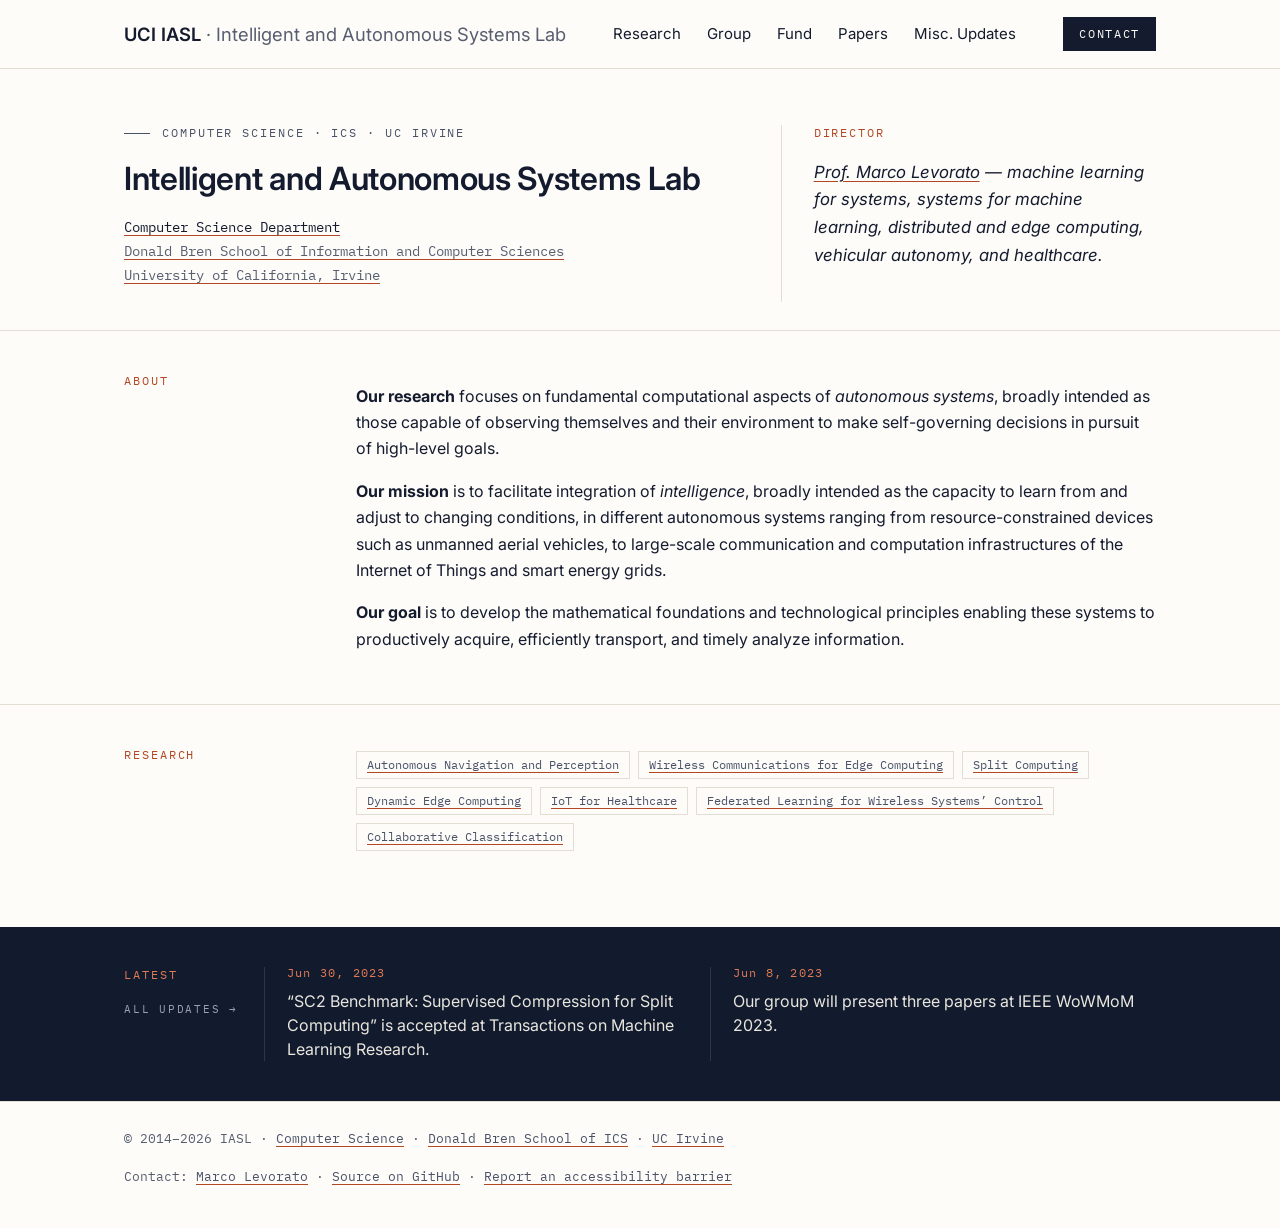
<file: index.html>
<!doctype html>
<html lang="en">
<head>
<meta charset="utf-8">
<meta name="viewport" content="width=device-width, initial-scale=1">
<title>UCI IASL — Intelligent and Autonomous Systems Lab</title>
<meta name="description" content="Intelligent and Autonomous Systems Lab, University of California, Irvine">
<link rel="icon" href="favicon.ico">
<link rel="preconnect" href="https://fonts.googleapis.com">
<link rel="preconnect" href="https://fonts.gstatic.com" crossorigin>
<link href="https://fonts.googleapis.com/css2?family=IBM+Plex+Mono:wght@400;500&family=Inter:ital,wght@0,400;0,500;0,600;1,400&display=swap" rel="stylesheet">
<link rel="stylesheet" href="css/style.css">
</head>
<body>
<a class="skip-link" href="#main">Skip to main content</a>

<header class="site-header">
  <div class="wrap">
    <a class="brand" href="index.html" aria-current="page">UCI IASL <span>· Intelligent and Autonomous Systems Lab</span></a>
    <nav class="nav"><a href="research.html">Research</a><a href="group.html">Group</a><a href="fund.html">Fund</a><a href="papers.html">Papers</a><a href="updates.html">Misc. Updates</a></nav>
    <a class="btn" href="contact.html">Contact</a>
  </div>
</header>

<main id="main" tabindex="-1">
<section class="page-head">
  <div class="wrap grid-2">
    <div>
      <p class="kicker">Computer Science · ICS · UC Irvine</p>
      <h1>Intelligent and Autonomous Systems Lab</h1>
      <p class="mono">
        <a href="https://www.cs.uci.edu">Computer Science Department</a><br>
        <span class="muted"><a href="https://www.ics.uci.edu">Donald Bren School of Information and Computer Sciences</a></span><br>
        <span class="muted"><a href="https://uci.edu">University of California, Irvine</a></span>
      </p>
    </div>
    <div class="aside">
      <h2 class="label">Director</h2>
      <p><a href="levorato.html">Prof. Marco Levorato</a> — machine learning for systems, systems for machine learning, distributed and edge computing, vehicular autonomy, and healthcare.</p>
    </div>
  </div>
</section>

<section class="section">
  <div class="wrap split">
    <h2 class="label">About</h2>
    <div>
      <p><strong>Our research</strong> focuses on fundamental computational aspects of <em>autonomous systems</em>, broadly intended as those capable of observing themselves and their environment to make self-governing decisions in pursuit of high-level goals.</p>
      <p><strong>Our mission</strong> is to facilitate integration of <em>intelligence</em>, broadly intended as the capacity to learn from and adjust to changing conditions, in different autonomous systems ranging from resource-constrained devices such as unmanned aerial vehicles, to large-scale communication and computation infrastructures of the Internet of Things and smart energy grids.</p>
      <p><strong>Our goal</strong> is to develop the mathematical foundations and technological principles enabling these systems to productively acquire, efficiently transport, and timely analyze information.</p>
    </div>
  </div>
</section>

<section class="section">
  <div class="wrap split">
    <h2 class="label">Research</h2>
    <div>
      <ul class="tags">
        <li><a href="research.html#autonomous-navigation">Autonomous Navigation and Perception</a></li>
        <li><a href="research.html#wireless-edge">Wireless Communications for Edge Computing</a></li>
        <li><a href="research.html#split-computing">Split Computing</a></li>
        <li><a href="research.html#dynamic-edge-computing">Dynamic Edge Computing</a></li>
        <li><a href="research.html#iot-healthcare">IoT for Healthcare</a></li>
        <li><a href="research.html#federated-learning">Federated Learning for Wireless Systems’ Control</a></li>
        <li><a href="research.html#collaborative-classification">Collaborative Classification</a></li>
      </ul>
    </div>
  </div>
</section>

<section class="band" aria-label="Latest news">
  <div class="wrap">
    <div><h2 class="label">Latest</h2><a class="all" href="updates.html">All updates →</a></div>
    <div class="item"><div class="date">Jun 30, 2023</div><p>“SC2 Benchmark: Supervised Compression for Split Computing” is accepted at Transactions on Machine Learning Research.</p></div><div class="item"><div class="date">Jun 8, 2023</div><p>Our group will present three papers at IEEE WoWMoM 2023.</p></div>
  </div>
</section>
</main>

<footer class="site-footer">
  <div class="wrap">
    <div>© 2014–2026 IASL · <a href="https://www.cs.uci.edu">Computer Science</a> · <a href="https://www.ics.uci.edu">Donald Bren School of ICS</a> · <a href="https://uci.edu">UC Irvine</a></div>
    <div>Contact: <a href="mailto:levorato@uci.edu" aria-label="Email Marco Levorato">Marco Levorato</a> · <a href="https://github.com/uci-iasl/website">Source on GitHub</a> · <a href="https://accessibility.uci.edu/reporting.php">Report an accessibility barrier</a></div>
  </div>
</footer>

</body>
</html>
</file>
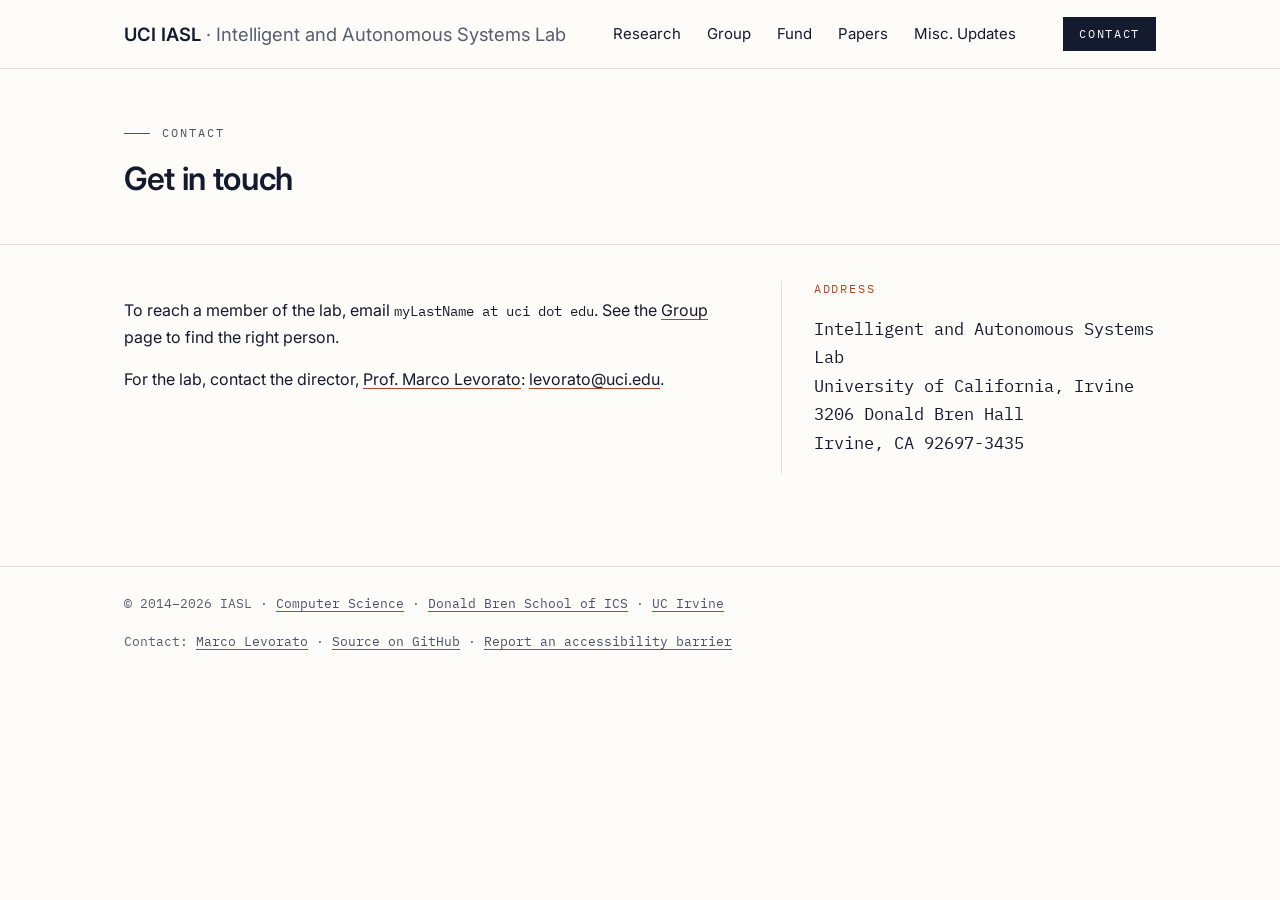
<file: contact.html>
<!doctype html>
<html lang="en">
<head>
<meta charset="utf-8">
<meta name="viewport" content="width=device-width, initial-scale=1">
<title>Contact — UCI IASL</title>
<meta name="description" content="Intelligent and Autonomous Systems Lab, University of California, Irvine">
<link rel="icon" href="favicon.ico">
<link rel="preconnect" href="https://fonts.googleapis.com">
<link rel="preconnect" href="https://fonts.gstatic.com" crossorigin>
<link href="https://fonts.googleapis.com/css2?family=IBM+Plex+Mono:wght@400;500&family=Inter:ital,wght@0,400;0,500;0,600;1,400&display=swap" rel="stylesheet">
<link rel="stylesheet" href="css/style.css">
</head>
<body>
<a class="skip-link" href="#main">Skip to main content</a>

<header class="site-header">
  <div class="wrap">
    <a class="brand" href="index.html">UCI IASL <span>· Intelligent and Autonomous Systems Lab</span></a>
    <nav class="nav"><a href="research.html">Research</a><a href="group.html">Group</a><a href="fund.html">Fund</a><a href="papers.html">Papers</a><a href="updates.html">Misc. Updates</a></nav>
    <a class="btn" href="contact.html" aria-current="page">Contact</a>
  </div>
</header>

<main id="main" tabindex="-1">
<section class="page-head">
  <div class="wrap">
    <p class="kicker">Contact</p>
    <h1>Get in touch</h1>
  </div>
</section>
<section class="section">
  <div class="wrap grid-2">
    <div>
      <p>To reach a member of the lab, email <span class="mono">myLastName at uci dot edu</span>. See the <a href="group.html">Group</a> page to find the right person.</p>
      <p>For the lab, contact the director, <a href="levorato.html">Prof. Marco Levorato</a>: <a href="mailto:levorato@uci.edu">levorato@uci.edu</a>.</p>
    </div>
    <div class="aside">
      <h2 class="label">Address</h2>
      <p class="mono" style="font-style:normal">Intelligent and Autonomous Systems Lab<br>University of California, Irvine<br>3206 Donald Bren Hall<br>Irvine, CA 92697-3435</p>
    </div>
  </div>
</section>
</main>

<footer class="site-footer">
  <div class="wrap">
    <div>© 2014–2026 IASL · <a href="https://www.cs.uci.edu">Computer Science</a> · <a href="https://www.ics.uci.edu">Donald Bren School of ICS</a> · <a href="https://uci.edu">UC Irvine</a></div>
    <div>Contact: <a href="mailto:levorato@uci.edu" aria-label="Email Marco Levorato">Marco Levorato</a> · <a href="https://github.com/uci-iasl/website">Source on GitHub</a> · <a href="https://accessibility.uci.edu/reporting.php">Report an accessibility barrier</a></div>
  </div>
</footer>

</body>
</html>
</file>
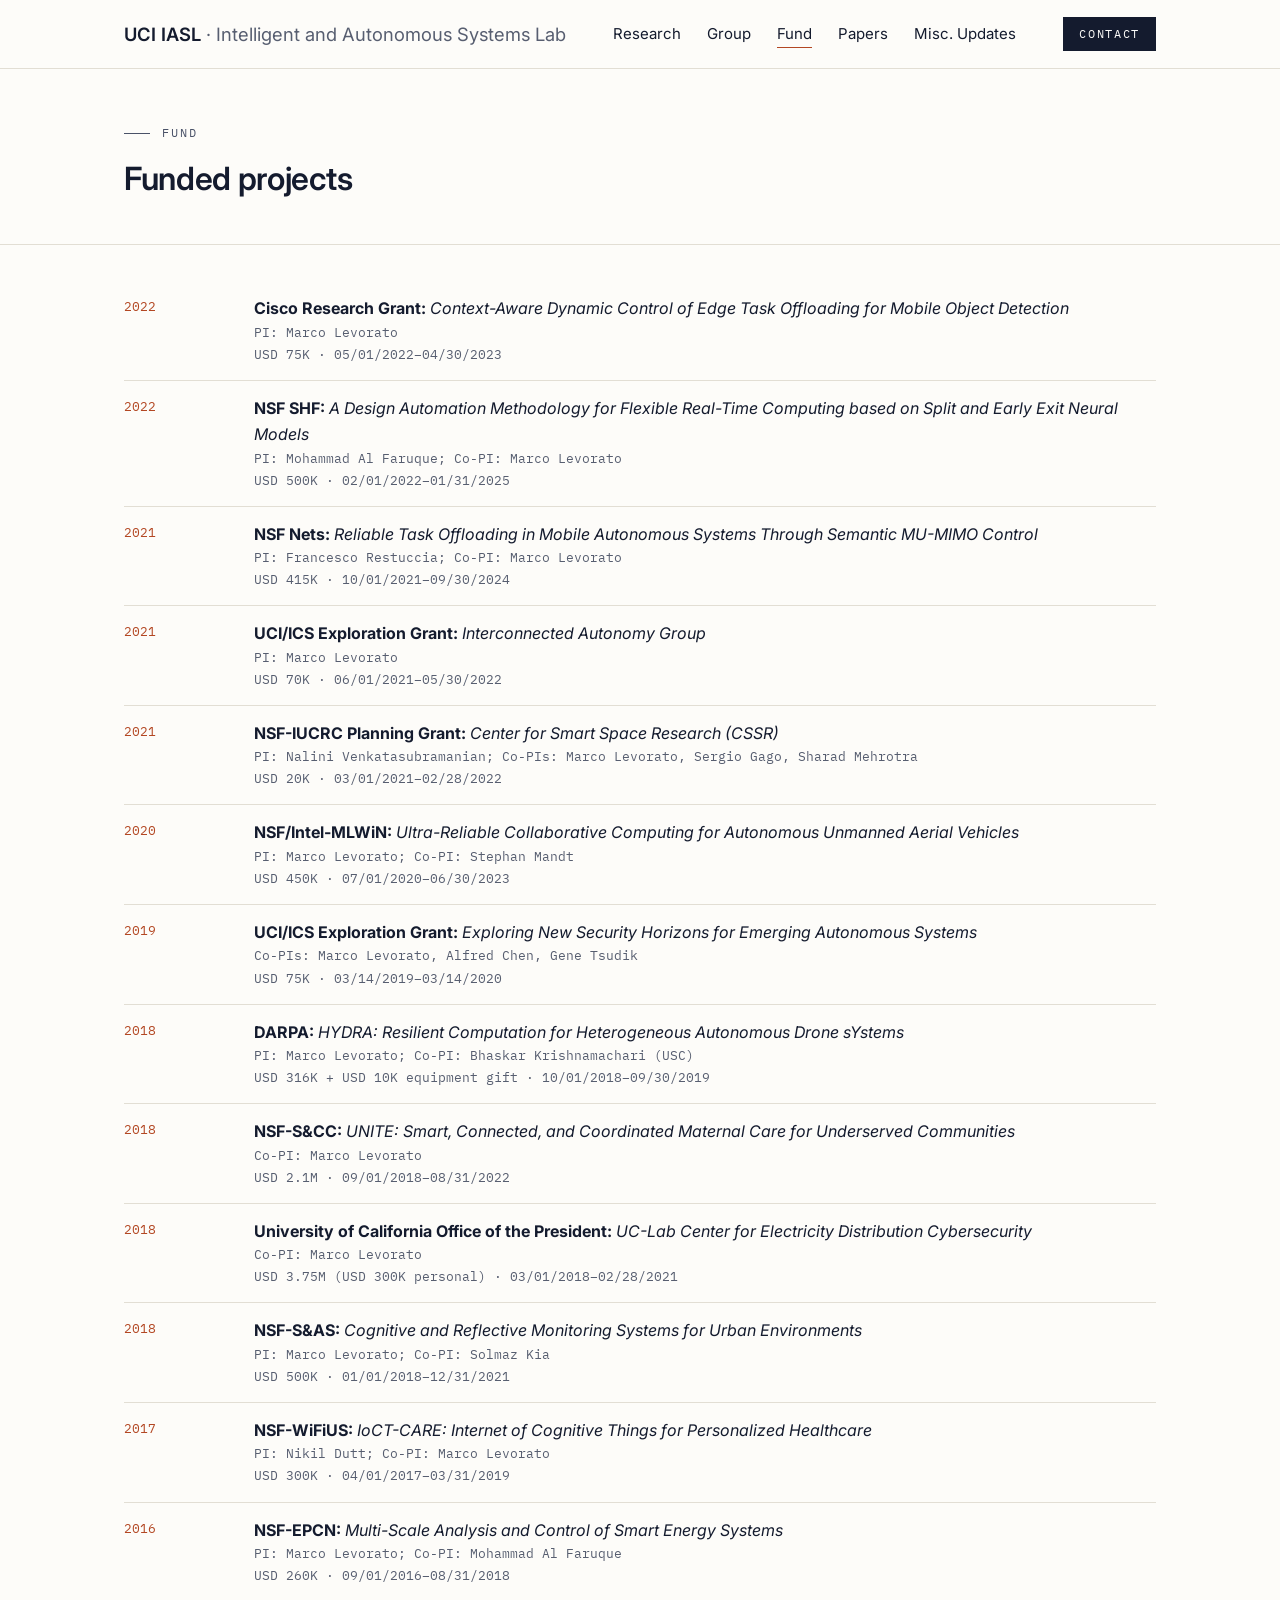
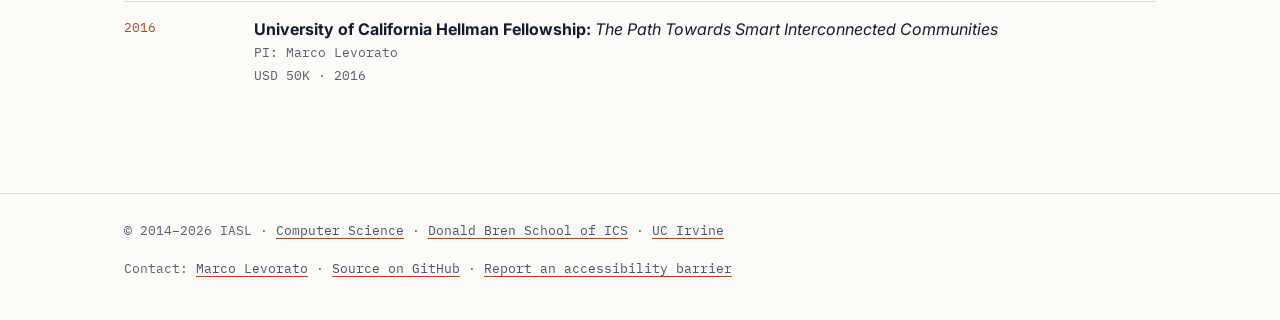
<file: fund.html>
<!doctype html>
<html lang="en">
<head>
<meta charset="utf-8">
<meta name="viewport" content="width=device-width, initial-scale=1">
<title>Fund — UCI IASL</title>
<meta name="description" content="Intelligent and Autonomous Systems Lab, University of California, Irvine">
<link rel="icon" href="favicon.ico">
<link rel="preconnect" href="https://fonts.googleapis.com">
<link rel="preconnect" href="https://fonts.gstatic.com" crossorigin>
<link href="https://fonts.googleapis.com/css2?family=IBM+Plex+Mono:wght@400;500&family=Inter:ital,wght@0,400;0,500;0,600;1,400&display=swap" rel="stylesheet">
<link rel="stylesheet" href="css/style.css">
</head>
<body>
<a class="skip-link" href="#main">Skip to main content</a>

<header class="site-header">
  <div class="wrap">
    <a class="brand" href="index.html">UCI IASL <span>· Intelligent and Autonomous Systems Lab</span></a>
    <nav class="nav"><a href="research.html">Research</a><a href="group.html">Group</a><a href="fund.html" aria-current="page">Fund</a><a href="papers.html">Papers</a><a href="updates.html">Misc. Updates</a></nav>
    <a class="btn" href="contact.html">Contact</a>
  </div>
</header>

<main id="main" tabindex="-1">
<section class="page-head">
  <div class="wrap">
    <p class="kicker">Fund</p>
    <h1>Funded projects</h1>
  </div>
</section>
<section class="section">
  <div class="wrap">
    <ul class="plain rows">
      <li><div class="when">2022</div><div><strong>Cisco Research Grant:</strong> <em>Context-Aware Dynamic Control of Edge Task Offloading for Mobile Object Detection</em><div class="meta">PI: Marco Levorato<br>USD 75K · 05/01/2022–04/30/2023</div></div></li>
      <li><div class="when">2022</div><div><strong>NSF SHF:</strong> <em>A Design Automation Methodology for Flexible Real-Time Computing based on Split and Early Exit Neural Models</em><div class="meta">PI: Mohammad Al Faruque; Co-PI: Marco Levorato<br>USD 500K · 02/01/2022–01/31/2025</div></div></li>
      <li><div class="when">2021</div><div><strong>NSF Nets:</strong> <em>Reliable Task Offloading in Mobile Autonomous Systems Through Semantic MU-MIMO Control</em><div class="meta">PI: Francesco Restuccia; Co-PI: Marco Levorato<br>USD 415K · 10/01/2021–09/30/2024</div></div></li>
      <li><div class="when">2021</div><div><strong>UCI/ICS Exploration Grant:</strong> <em>Interconnected Autonomy Group</em><div class="meta">PI: Marco Levorato<br>USD 70K · 06/01/2021–05/30/2022</div></div></li>
      <li><div class="when">2021</div><div><strong>NSF-IUCRC Planning Grant:</strong> <em>Center for Smart Space Research (CSSR)</em><div class="meta">PI: Nalini Venkatasubramanian; Co-PIs: Marco Levorato, Sergio Gago, Sharad Mehrotra<br>USD 20K · 03/01/2021–02/28/2022</div></div></li>
      <li><div class="when">2020</div><div><strong>NSF/Intel-MLWiN:</strong> <em>Ultra-Reliable Collaborative Computing for Autonomous Unmanned Aerial Vehicles</em><div class="meta">PI: Marco Levorato; Co-PI: Stephan Mandt<br>USD 450K · 07/01/2020–06/30/2023</div></div></li>
      <li><div class="when">2019</div><div><strong>UCI/ICS Exploration Grant:</strong> <em>Exploring New Security Horizons for Emerging Autonomous Systems</em><div class="meta">Co-PIs: Marco Levorato, Alfred Chen, Gene Tsudik<br>USD 75K · 03/14/2019–03/14/2020</div></div></li>
      <li><div class="when">2018</div><div><strong>DARPA:</strong> <em>HYDRA: Resilient Computation for Heterogeneous Autonomous Drone sYstems</em><div class="meta">PI: Marco Levorato; Co-PI: Bhaskar Krishnamachari (USC)<br>USD 316K + USD 10K equipment gift · 10/01/2018–09/30/2019</div></div></li>
      <li><div class="when">2018</div><div><strong>NSF-S&amp;CC:</strong> <em>UNITE: Smart, Connected, and Coordinated Maternal Care for Underserved Communities</em><div class="meta">Co-PI: Marco Levorato<br>USD 2.1M · 09/01/2018–08/31/2022</div></div></li>
      <li><div class="when">2018</div><div><strong>University of California Office of the President:</strong> <em>UC-Lab Center for Electricity Distribution Cybersecurity</em><div class="meta">Co-PI: Marco Levorato<br>USD 3.75M (USD 300K personal) · 03/01/2018–02/28/2021</div></div></li>
      <li><div class="when">2018</div><div><strong>NSF-S&amp;AS:</strong> <em>Cognitive and Reflective Monitoring Systems for Urban Environments</em><div class="meta">PI: Marco Levorato; Co-PI: Solmaz Kia<br>USD 500K · 01/01/2018–12/31/2021</div></div></li>
      <li><div class="when">2017</div><div><strong>NSF-WiFiUS:</strong> <em>IoCT-CARE: Internet of Cognitive Things for Personalized Healthcare</em><div class="meta">PI: Nikil Dutt; Co-PI: Marco Levorato<br>USD 300K · 04/01/2017–03/31/2019</div></div></li>
      <li><div class="when">2016</div><div><strong>NSF-EPCN:</strong> <em>Multi-Scale Analysis and Control of Smart Energy Systems</em><div class="meta">PI: Marco Levorato; Co-PI: Mohammad Al Faruque<br>USD 260K · 09/01/2016–08/31/2018</div></div></li>
      <li><div class="when">2016</div><div><strong>University of California Hellman Fellowship:</strong> <em>The Path Towards Smart Interconnected Communities</em><div class="meta">PI: Marco Levorato<br>USD 50K · 2016</div></div></li>
    </ul>
  </div>
</section>
</main>

<footer class="site-footer">
  <div class="wrap">
    <div>© 2014–2026 IASL · <a href="https://www.cs.uci.edu">Computer Science</a> · <a href="https://www.ics.uci.edu">Donald Bren School of ICS</a> · <a href="https://uci.edu">UC Irvine</a></div>
    <div>Contact: <a href="mailto:levorato@uci.edu" aria-label="Email Marco Levorato">Marco Levorato</a> · <a href="https://github.com/uci-iasl/website">Source on GitHub</a> · <a href="https://accessibility.uci.edu/reporting.php">Report an accessibility barrier</a></div>
  </div>
</footer>

</body>
</html>
</file>
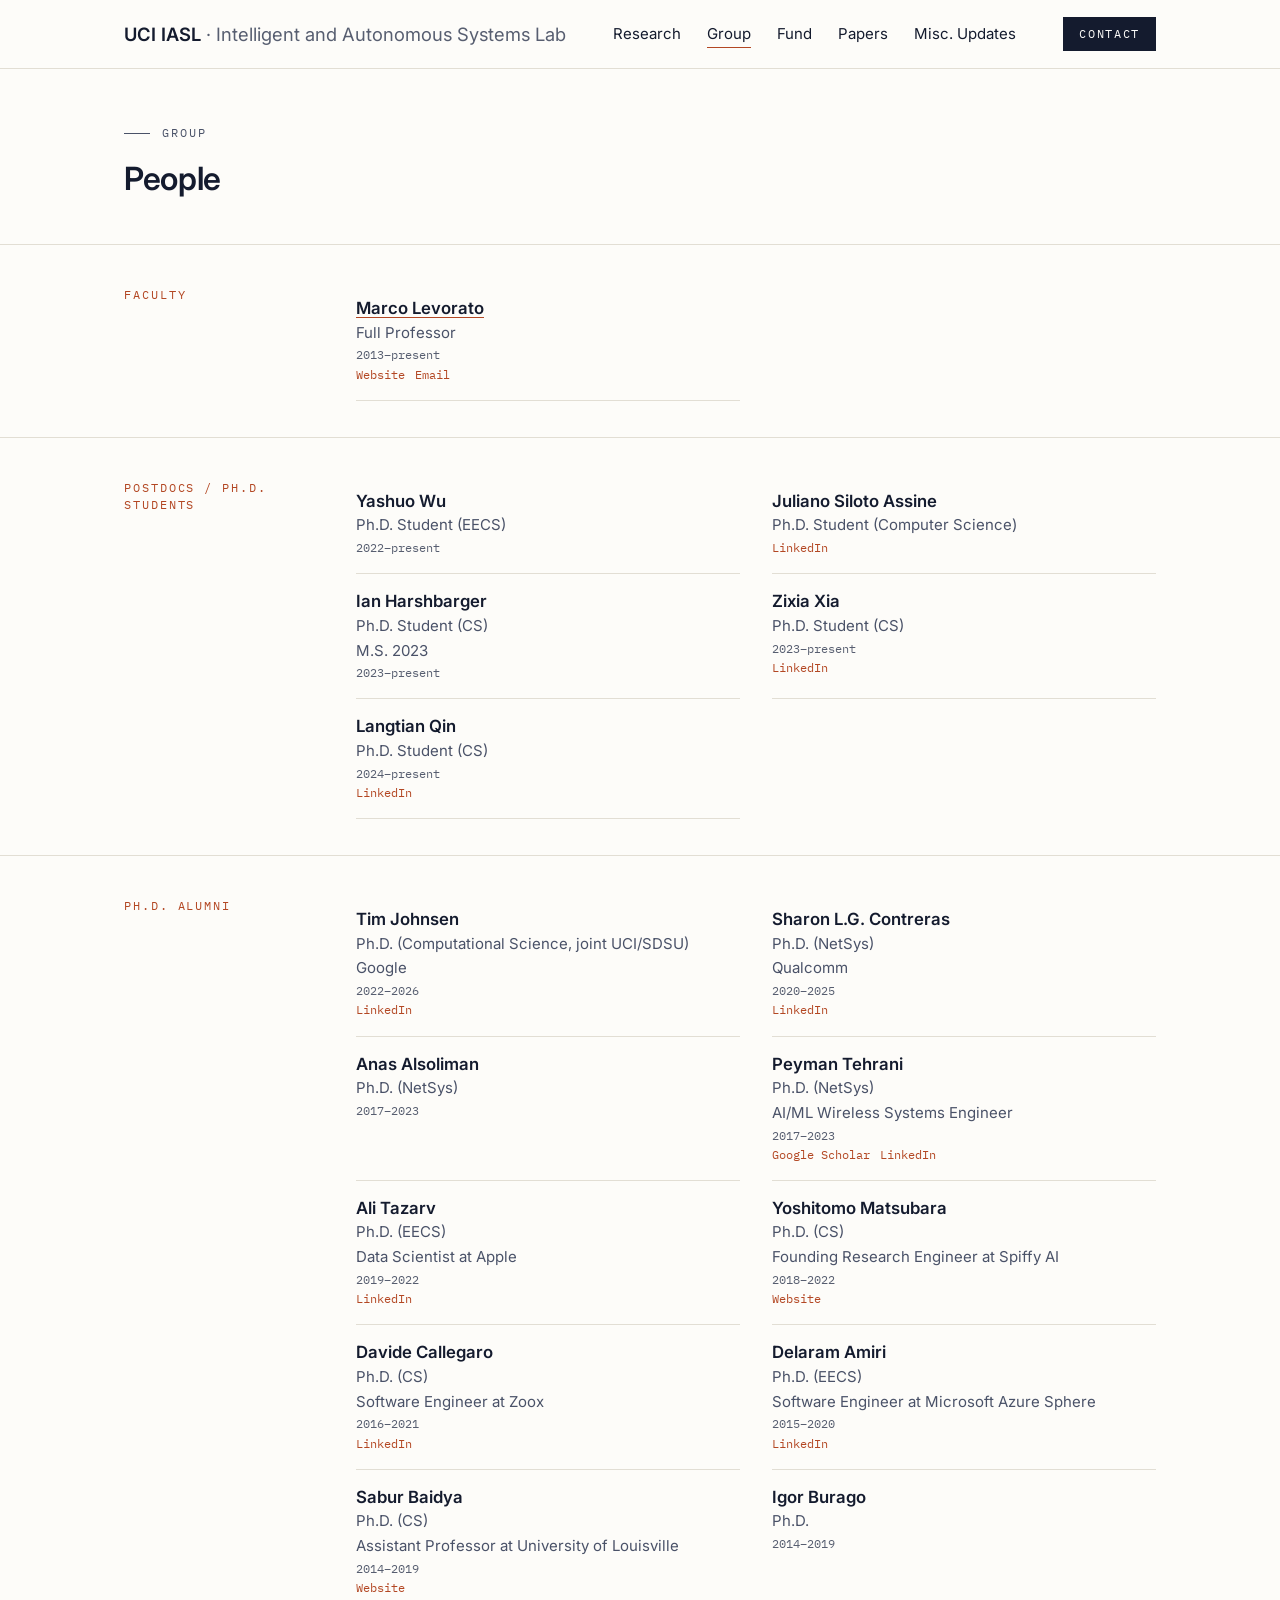
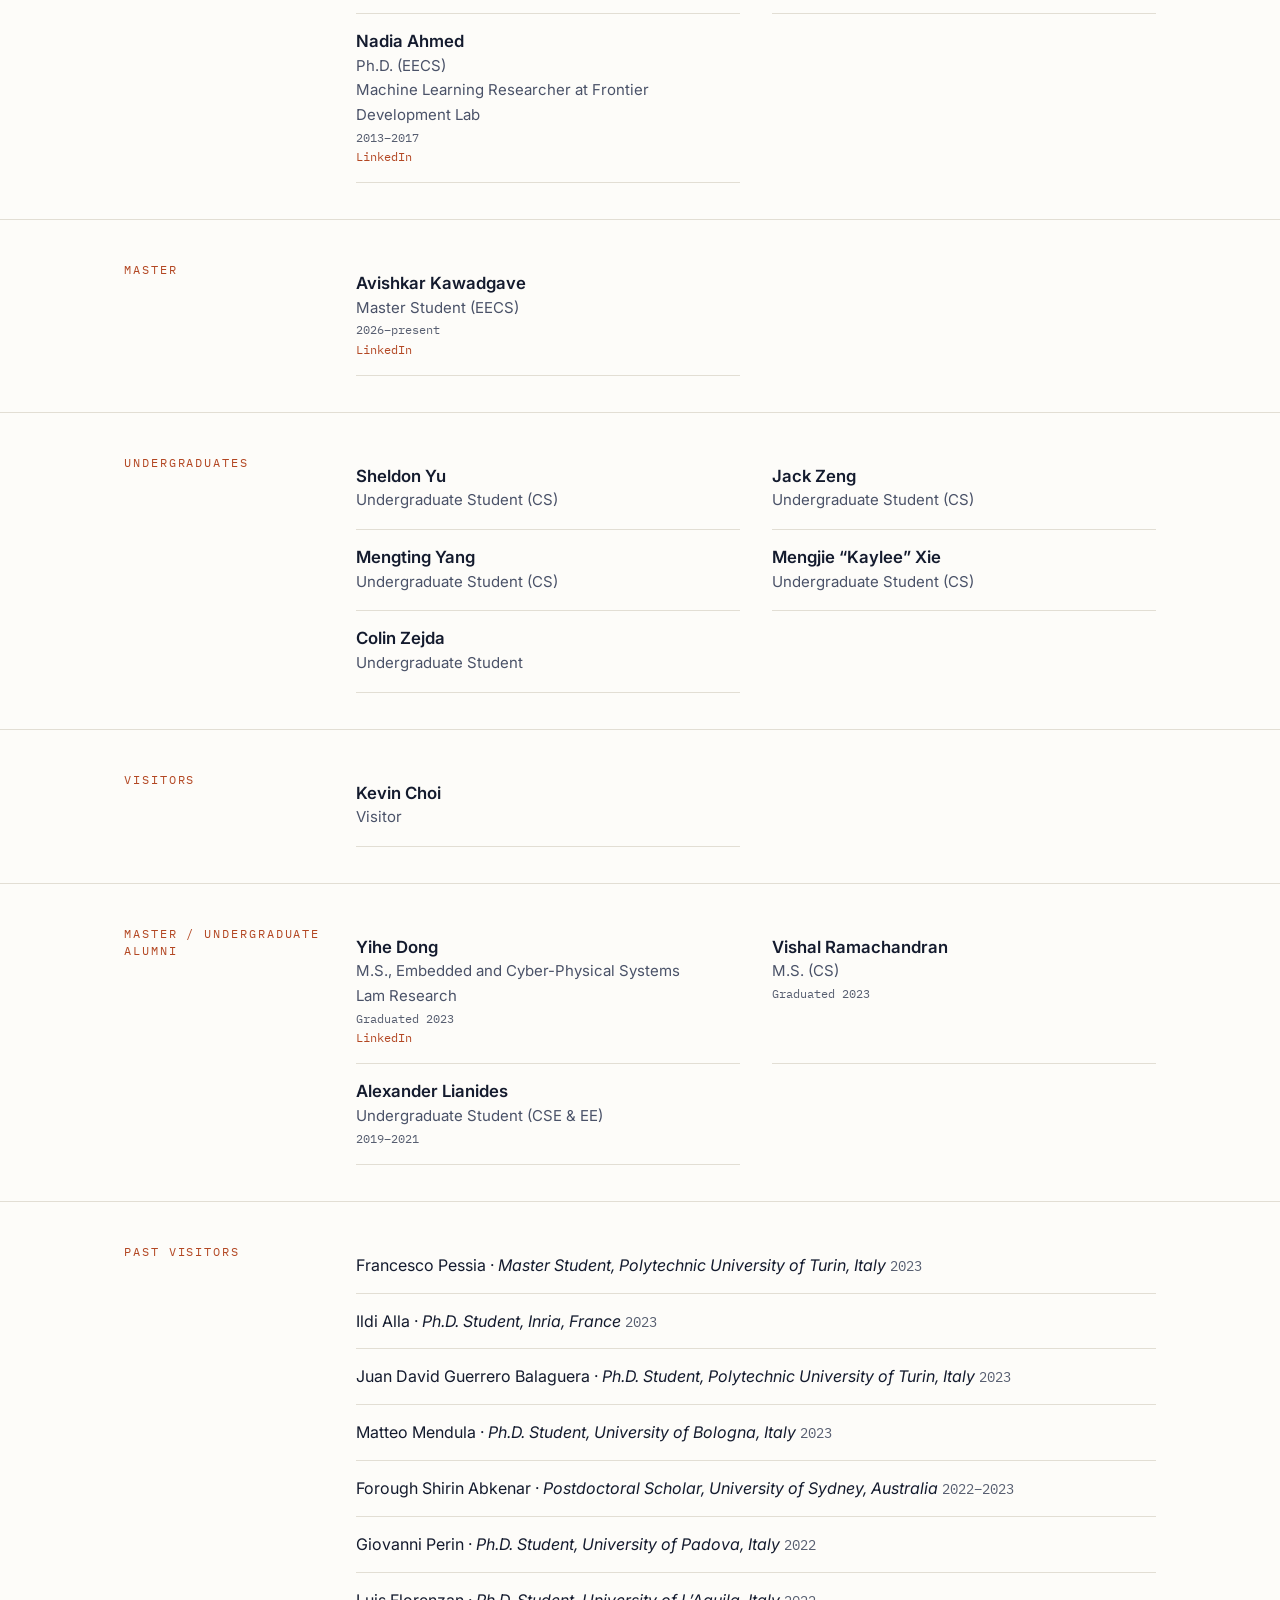
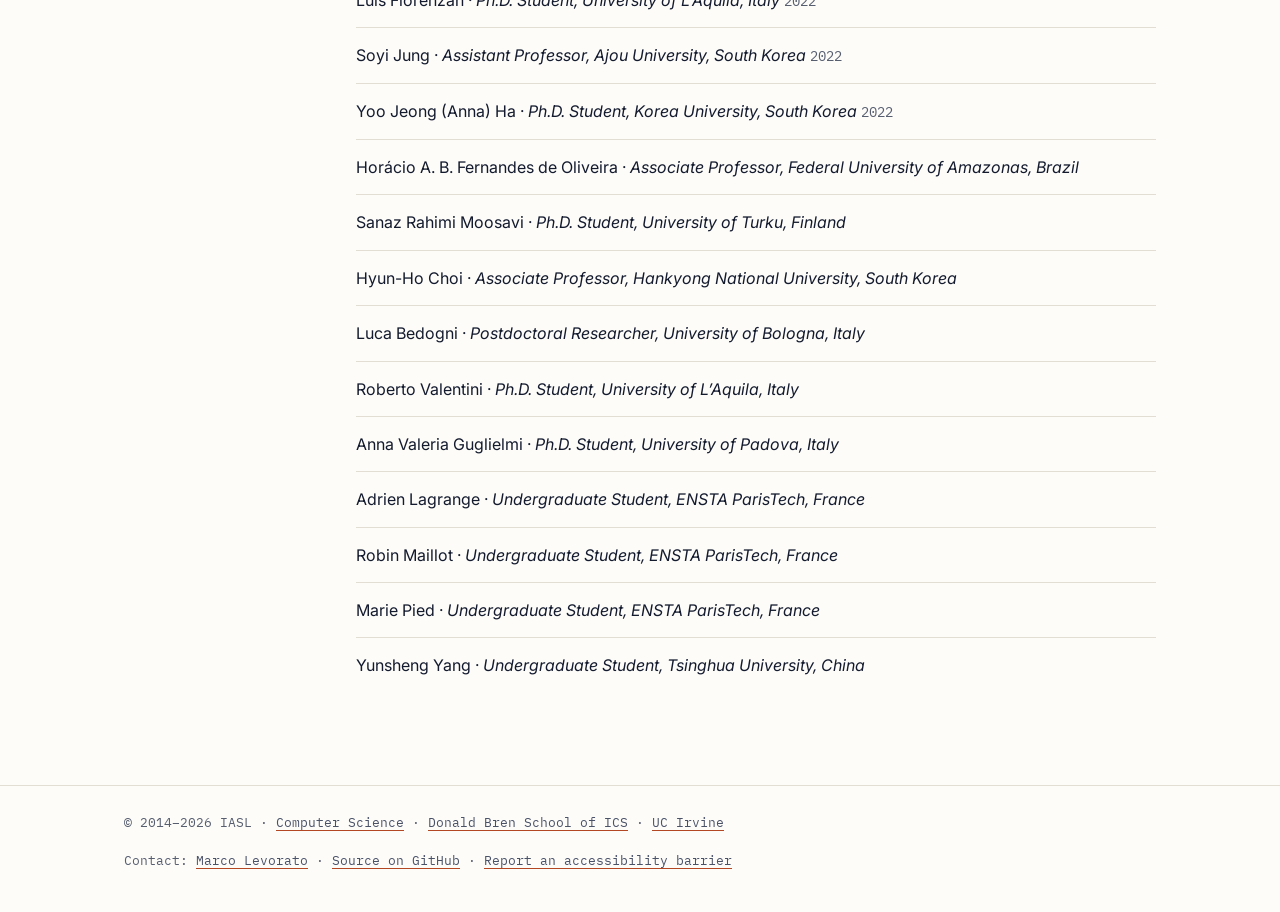
<file: group.html>
<!doctype html>
<html lang="en">
<head>
<meta charset="utf-8">
<meta name="viewport" content="width=device-width, initial-scale=1">
<title>Group — UCI IASL</title>
<meta name="description" content="Intelligent and Autonomous Systems Lab, University of California, Irvine">
<link rel="icon" href="favicon.ico">
<link rel="preconnect" href="https://fonts.googleapis.com">
<link rel="preconnect" href="https://fonts.gstatic.com" crossorigin>
<link href="https://fonts.googleapis.com/css2?family=IBM+Plex+Mono:wght@400;500&family=Inter:ital,wght@0,400;0,500;0,600;1,400&display=swap" rel="stylesheet">
<link rel="stylesheet" href="css/style.css">
</head>
<body>
<a class="skip-link" href="#main">Skip to main content</a>

<header class="site-header">
  <div class="wrap">
    <a class="brand" href="index.html">UCI IASL <span>· Intelligent and Autonomous Systems Lab</span></a>
    <nav class="nav"><a href="research.html">Research</a><a href="group.html" aria-current="page">Group</a><a href="fund.html">Fund</a><a href="papers.html">Papers</a><a href="updates.html">Misc. Updates</a></nav>
    <a class="btn" href="contact.html">Contact</a>
  </div>
</header>

<main id="main" tabindex="-1">
<section class="page-head">
  <div class="wrap">
    <p class="kicker">Group</p>
    <h1>People</h1>
  </div>
</section>
<section class="section">
  <div class="wrap split">
    <h2 class="label">Faculty</h2>
    <div class="people">
      <div class="person"><h3 class="n"><a href="levorato.html">Marco Levorato</a></h3><div class="r">Full Professor</div><div class="y">2013–present</div><div class="l"><a href="https://www.ics.uci.edu/~mlevorat/" aria-label="Marco Levorato’s website">Website</a><a href="mailto:levorato@uci.edu" aria-label="Email Marco Levorato">Email</a></div></div>
    </div>
  </div>
</section>
<section class="section">
  <div class="wrap split">
    <h2 class="label">Postdocs / Ph.D. Students</h2>
    <div class="people">
      <div class="person"><h3 class="n">Yashuo Wu</h3><div class="r">Ph.D. Student (EECS)</div><div class="y">2022–present</div></div><div class="person"><h3 class="n">Juliano Siloto Assine</h3><div class="r">Ph.D. Student (Computer Science)</div><div class="l"><a href="https://www.linkedin.com/in/jsilotoassine/" aria-label="Juliano Siloto Assine on LinkedIn">LinkedIn</a></div></div><div class="person"><h3 class="n">Ian Harshbarger</h3><div class="r">Ph.D. Student (CS)</div><div class="r">M.S. 2023</div><div class="y">2023–present</div></div><div class="person"><h3 class="n">Zixia Xia</h3><div class="r">Ph.D. Student (CS)</div><div class="y">2023–present</div><div class="l"><a href="https://www.linkedin.com/in/zixia-xia-675614242/" aria-label="Zixia Xia on LinkedIn">LinkedIn</a></div></div><div class="person"><h3 class="n">Langtian Qin</h3><div class="r">Ph.D. Student (CS)</div><div class="y">2024–present</div><div class="l"><a href="https://www.linkedin.com/in/qlt315/" aria-label="Langtian Qin on LinkedIn">LinkedIn</a></div></div>
    </div>
  </div>
</section>
<section class="section">
  <div class="wrap split">
    <h2 class="label">Ph.D. Alumni</h2>
    <div class="people">
      <div class="person"><h3 class="n">Tim Johnsen</h3><div class="r">Ph.D. (Computational Science, joint UCI/SDSU)</div><div class="r">Google</div><div class="y">2022–2026</div><div class="l"><a href="https://www.linkedin.com/in/tim-johnsen/" aria-label="Tim Johnsen on LinkedIn">LinkedIn</a></div></div><div class="person"><h3 class="n">Sharon L.G. Contreras</h3><div class="r">Ph.D. (NetSys)</div><div class="r">Qualcomm</div><div class="y">2020–2025</div><div class="l"><a href="https://www.linkedin.com/in/sharon-lg-contreras/" aria-label="Sharon L.G. Contreras on LinkedIn">LinkedIn</a></div></div><div class="person"><h3 class="n">Anas Alsoliman</h3><div class="r">Ph.D. (NetSys)</div><div class="y">2017–2023</div></div><div class="person"><h3 class="n">Peyman Tehrani</h3><div class="r">Ph.D. (NetSys)</div><div class="r">AI/ML Wireless Systems Engineer</div><div class="y">2017–2023</div><div class="l"><a href="https://scholar.google.com/citations?user=1hbKmhYAAAAJ" aria-label="Peyman Tehrani on Google Scholar">Google Scholar</a><a href="https://www.linkedin.com/in/peyman-tehrani-939195a3/" aria-label="Peyman Tehrani on LinkedIn">LinkedIn</a></div></div><div class="person"><h3 class="n">Ali Tazarv</h3><div class="r">Ph.D. (EECS)</div><div class="r">Data Scientist at Apple</div><div class="y">2019–2022</div><div class="l"><a href="https://www.linkedin.com/in/ali-tazarv/" aria-label="Ali Tazarv on LinkedIn">LinkedIn</a></div></div><div class="person"><h3 class="n">Yoshitomo Matsubara</h3><div class="r">Ph.D. (CS)</div><div class="r">Founding Research Engineer at Spiffy AI</div><div class="y">2018–2022</div><div class="l"><a href="http://labusers.net/~ymatsubara" aria-label="Yoshitomo Matsubara’s website">Website</a></div></div><div class="person"><h3 class="n">Davide Callegaro</h3><div class="r">Ph.D. (CS)</div><div class="r">Software Engineer at Zoox</div><div class="y">2016–2021</div><div class="l"><a href="https://www.linkedin.com/in/davide-callegaro/" aria-label="Davide Callegaro on LinkedIn">LinkedIn</a></div></div><div class="person"><h3 class="n">Delaram Amiri</h3><div class="r">Ph.D. (EECS)</div><div class="r">Software Engineer at Microsoft Azure Sphere</div><div class="y">2015–2020</div><div class="l"><a href="https://www.linkedin.com/in/delaramamiri" aria-label="Delaram Amiri on LinkedIn">LinkedIn</a></div></div><div class="person"><h3 class="n">Sabur Baidya</h3><div class="r">Ph.D. (CS)</div><div class="r">Assistant Professor at University of Louisville</div><div class="y">2014–2019</div><div class="l"><a href="http://www.ics.uci.edu/~sbaidya/" aria-label="Sabur Baidya’s website">Website</a></div></div><div class="person"><h3 class="n">Igor Burago</h3><div class="r">Ph.D.</div><div class="y">2014–2019</div></div><div class="person"><h3 class="n">Nadia Ahmed</h3><div class="r">Ph.D. (EECS)</div><div class="r">Machine Learning Researcher at Frontier Development Lab</div><div class="y">2013–2017</div><div class="l"><a href="https://www.linkedin.com/in/nadia-ahmed-62585829" aria-label="Nadia Ahmed on LinkedIn">LinkedIn</a></div></div>
    </div>
  </div>
</section>
<section class="section">
  <div class="wrap split">
    <h2 class="label">Master</h2>
    <div class="people">
      <div class="person"><h3 class="n">Avishkar Kawadgave</h3><div class="r">Master Student (EECS)</div><div class="y">2026–present</div><div class="l"><a href="https://www.linkedin.com/in/avikawadgave/" aria-label="Avishkar Kawadgave on LinkedIn">LinkedIn</a></div></div>
    </div>
  </div>
</section>
<section class="section">
  <div class="wrap split">
    <h2 class="label">Undergraduates</h2>
    <div class="people">
      <div class="person"><h3 class="n">Sheldon Yu</h3><div class="r">Undergraduate Student (CS)</div></div><div class="person"><h3 class="n">Jack Zeng</h3><div class="r">Undergraduate Student (CS)</div></div><div class="person"><h3 class="n">Mengting Yang</h3><div class="r">Undergraduate Student (CS)</div></div><div class="person"><h3 class="n">Mengjie “Kaylee” Xie</h3><div class="r">Undergraduate Student (CS)</div></div><div class="person"><h3 class="n">Colin Zejda</h3><div class="r">Undergraduate Student</div></div>
    </div>
  </div>
</section>
<section class="section">
  <div class="wrap split">
    <h2 class="label">Visitors</h2>
    <div class="people">
      <div class="person"><h3 class="n">Kevin Choi</h3><div class="r">Visitor</div></div>
    </div>
  </div>
</section>
<section class="section">
  <div class="wrap split">
    <h2 class="label">Master / Undergraduate Alumni</h2>
    <div class="people">
      <div class="person"><h3 class="n">Yihe Dong</h3><div class="r">M.S., Embedded and Cyber-Physical Systems</div><div class="r">Lam Research</div><div class="y">Graduated 2023</div><div class="l"><a href="https://www.linkedin.com/in/yihed1/" aria-label="Yihe Dong on LinkedIn">LinkedIn</a></div></div><div class="person"><h3 class="n">Vishal Ramachandran</h3><div class="r">M.S. (CS)</div><div class="y">Graduated 2023</div></div><div class="person"><h3 class="n">Alexander Lianides</h3><div class="r">Undergraduate Student (CSE &amp; EE)</div><div class="y">2019–2021</div></div>
    </div>
  </div>
</section>
<section class="section">
  <div class="wrap split">
    <h2 class="label">Past Visitors</h2>
    <ol class="plain">
      <li>Francesco Pessia · <em>Master Student, Polytechnic University of Turin, Italy</em> <span class="muted mono">2023</span></li><li>Ildi Alla · <em>Ph.D. Student, Inria, France</em> <span class="muted mono">2023</span></li><li>Juan David Guerrero Balaguera · <em>Ph.D. Student, Polytechnic University of Turin, Italy</em> <span class="muted mono">2023</span></li><li>Matteo Mendula · <em>Ph.D. Student, University of Bologna, Italy</em> <span class="muted mono">2023</span></li><li>Forough Shirin Abkenar · <em>Postdoctoral Scholar, University of Sydney, Australia</em> <span class="muted mono">2022–2023</span></li><li>Giovanni Perin · <em>Ph.D. Student, University of Padova, Italy</em> <span class="muted mono">2022</span></li><li>Luis Florenzan · <em>Ph.D. Student, University of L’Aquila, Italy</em> <span class="muted mono">2022</span></li><li>Soyi Jung · <em>Assistant Professor, Ajou University, South Korea</em> <span class="muted mono">2022</span></li><li>Yoo Jeong (Anna) Ha · <em>Ph.D. Student, Korea University, South Korea</em> <span class="muted mono">2022</span></li><li>Horácio A. B. Fernandes de Oliveira · <em>Associate Professor, Federal University of Amazonas, Brazil</em></li><li>Sanaz Rahimi Moosavi · <em>Ph.D. Student, University of Turku, Finland</em></li><li>Hyun-Ho Choi · <em>Associate Professor, Hankyong National University, South Korea</em></li><li>Luca Bedogni · <em>Postdoctoral Researcher, University of Bologna, Italy</em></li><li>Roberto Valentini · <em>Ph.D. Student, University of L’Aquila, Italy</em></li><li>Anna Valeria Guglielmi · <em>Ph.D. Student, University of Padova, Italy</em></li><li>Adrien Lagrange · <em>Undergraduate Student, ENSTA ParisTech, France</em></li><li>Robin Maillot · <em>Undergraduate Student, ENSTA ParisTech, France</em></li><li>Marie Pied · <em>Undergraduate Student, ENSTA ParisTech, France</em></li><li>Yunsheng Yang · <em>Undergraduate Student, Tsinghua University, China</em></li>
    </ol>
  </div>
</section>
</main>

<footer class="site-footer">
  <div class="wrap">
    <div>© 2014–2026 IASL · <a href="https://www.cs.uci.edu">Computer Science</a> · <a href="https://www.ics.uci.edu">Donald Bren School of ICS</a> · <a href="https://uci.edu">UC Irvine</a></div>
    <div>Contact: <a href="mailto:levorato@uci.edu" aria-label="Email Marco Levorato">Marco Levorato</a> · <a href="https://github.com/uci-iasl/website">Source on GitHub</a> · <a href="https://accessibility.uci.edu/reporting.php">Report an accessibility barrier</a></div>
  </div>
</footer>

</body>
</html>
</file>
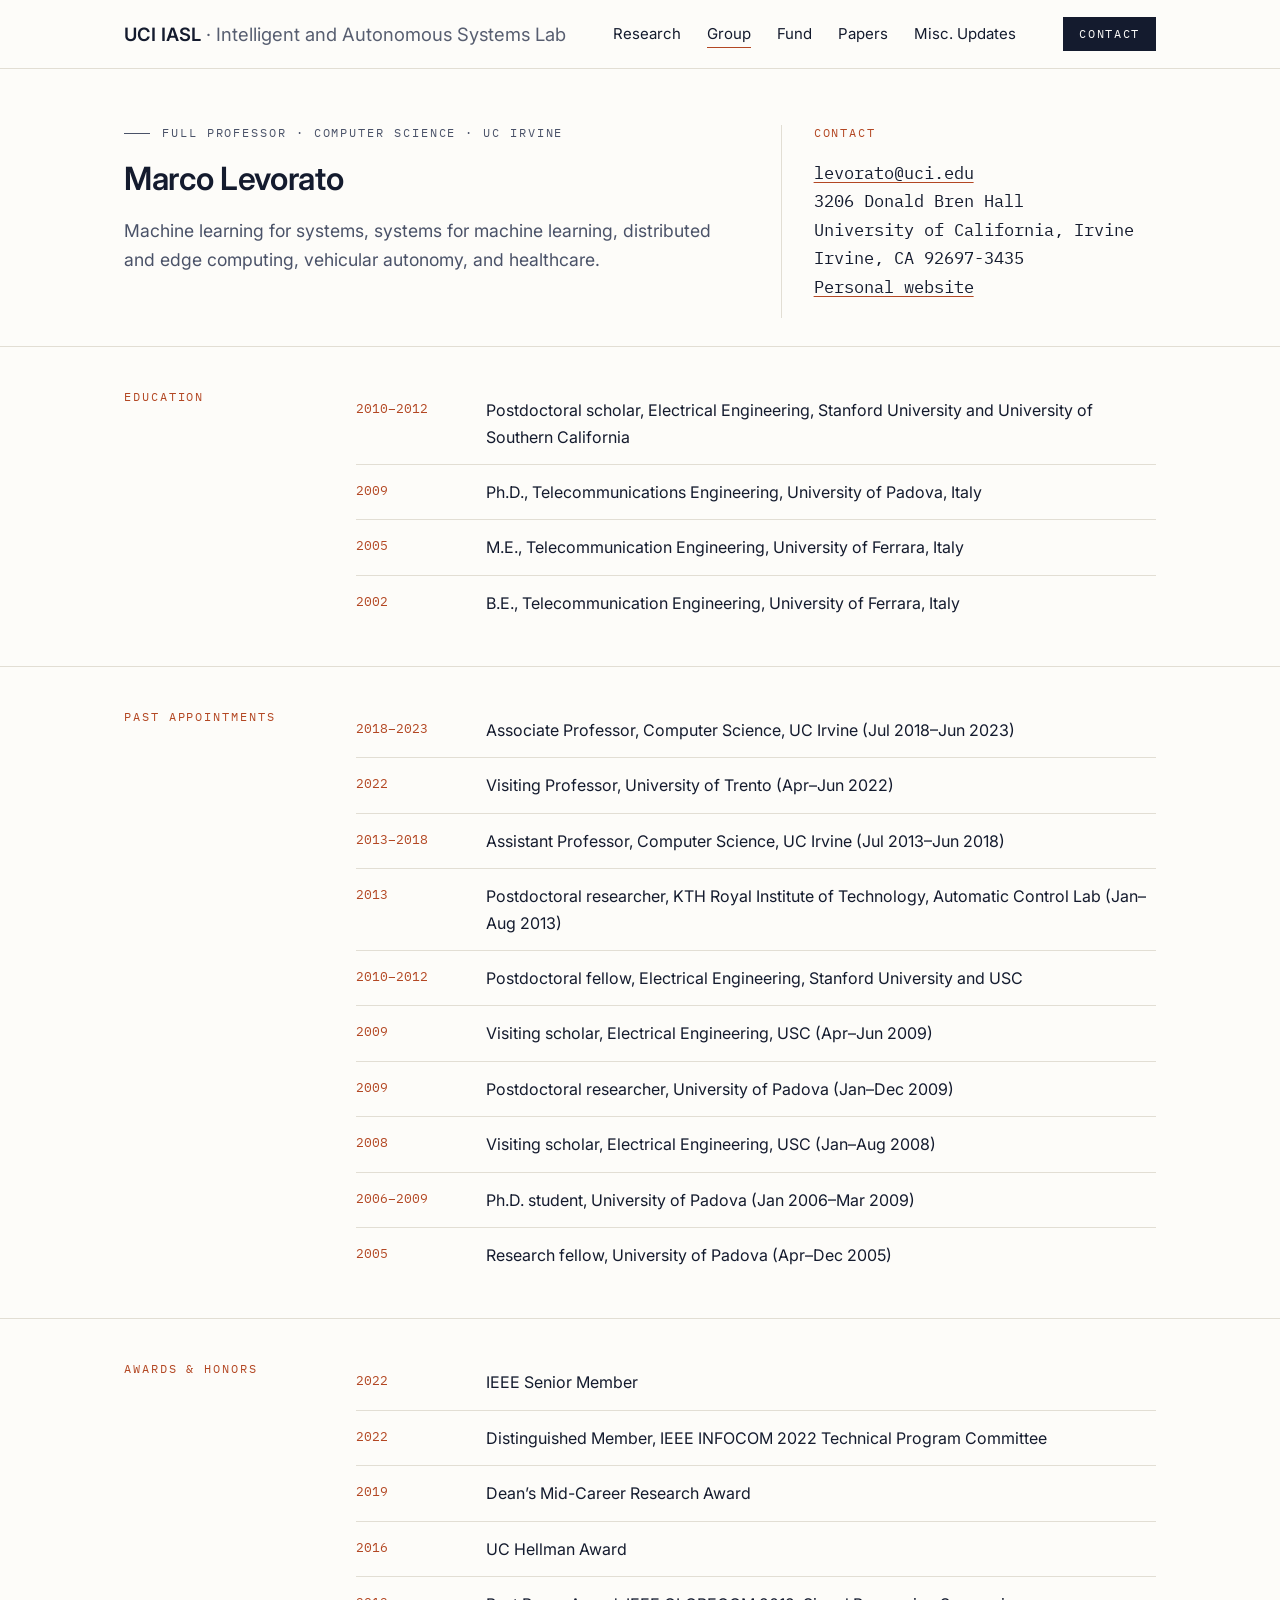
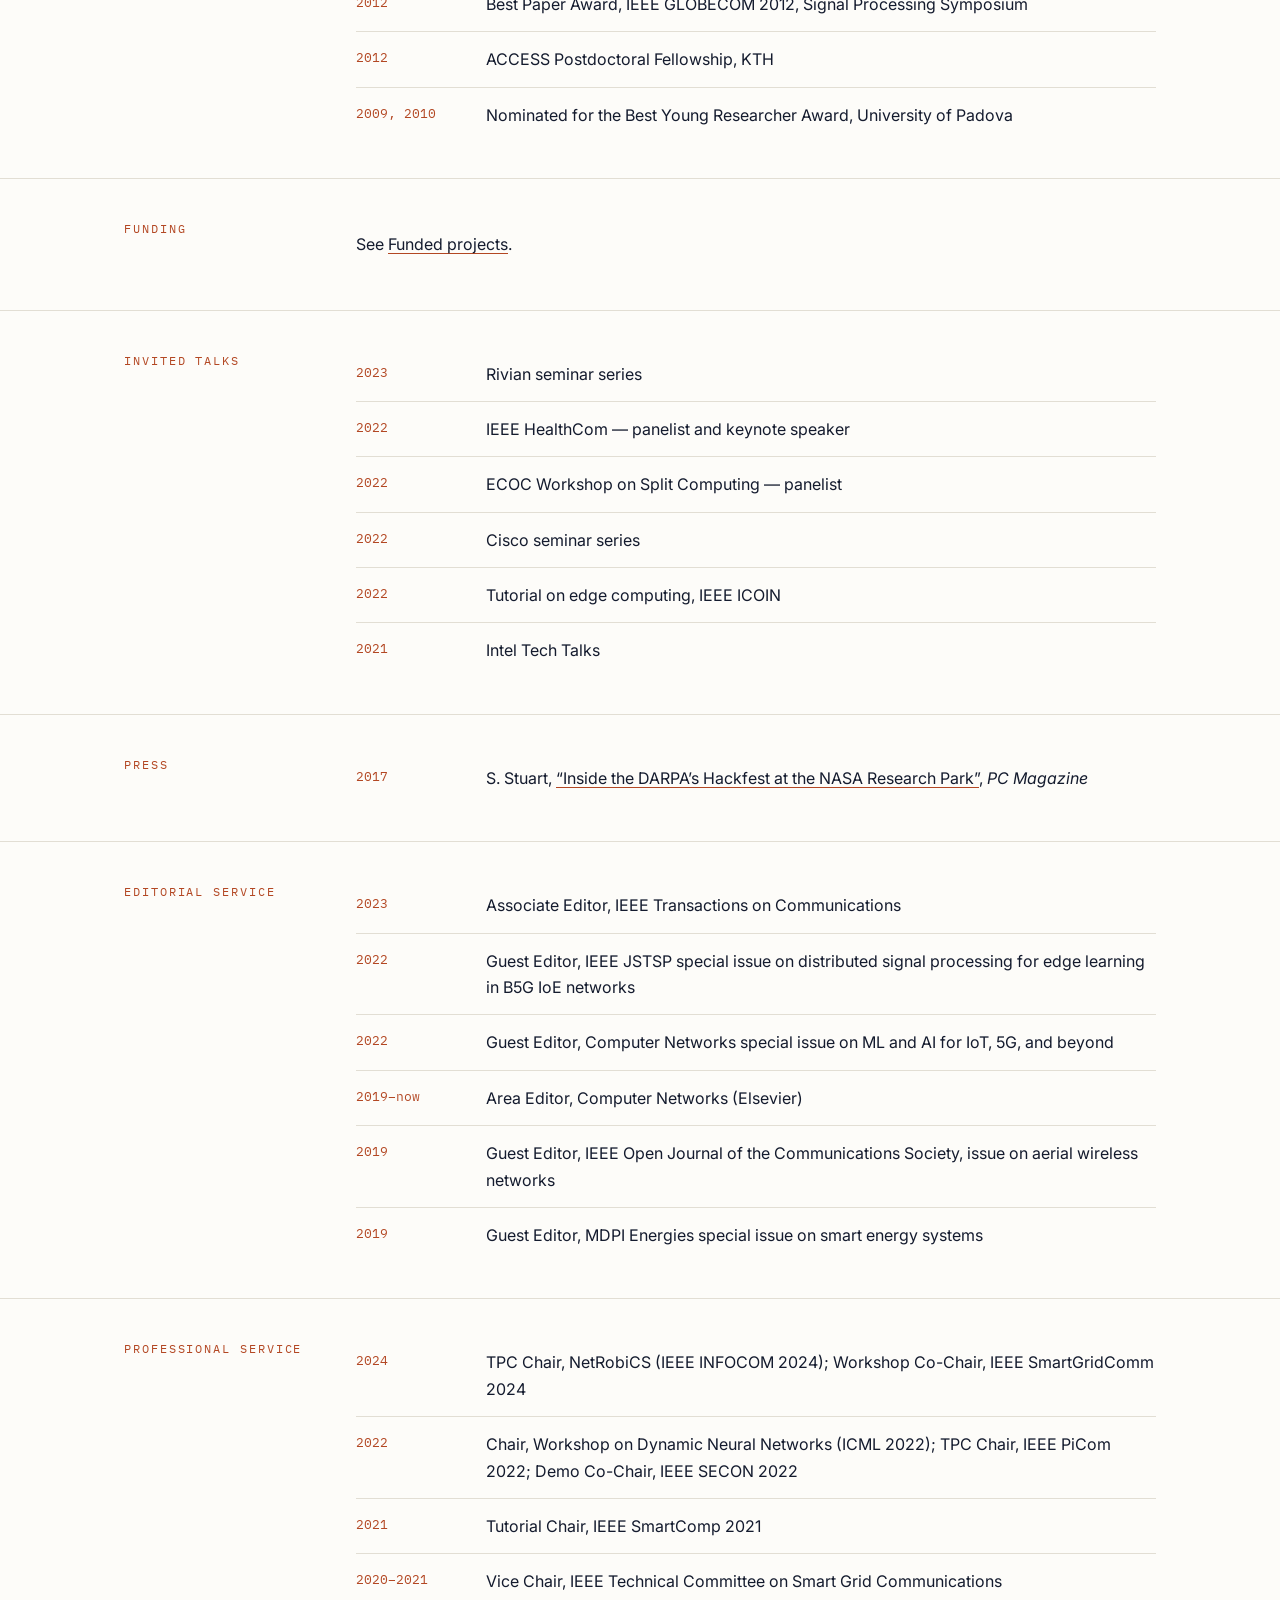
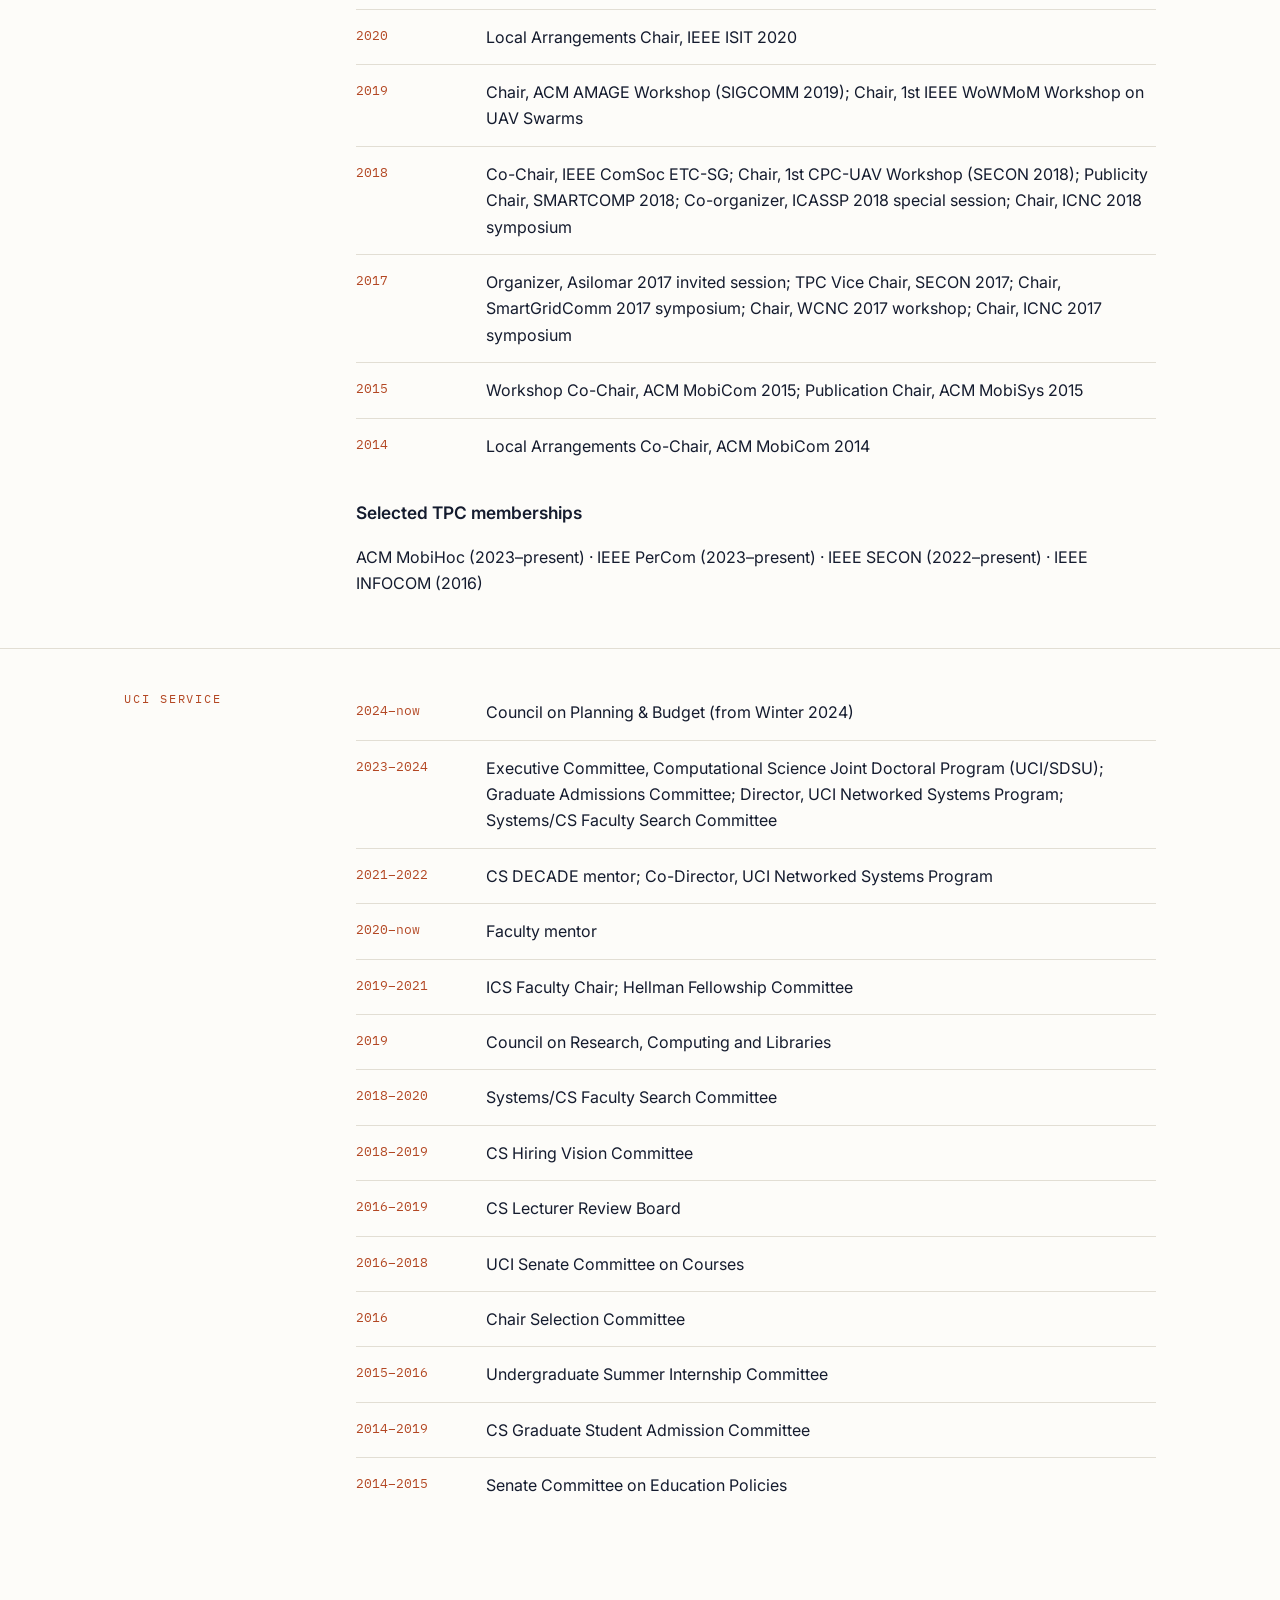
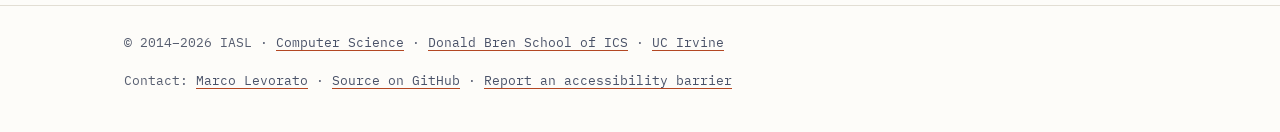
<file: levorato.html>
<!doctype html>
<html lang="en">
<head>
<meta charset="utf-8">
<meta name="viewport" content="width=device-width, initial-scale=1">
<title>Marco Levorato — UCI IASL</title>
<meta name="description" content="Intelligent and Autonomous Systems Lab, University of California, Irvine">
<link rel="icon" href="favicon.ico">
<link rel="preconnect" href="https://fonts.googleapis.com">
<link rel="preconnect" href="https://fonts.gstatic.com" crossorigin>
<link href="https://fonts.googleapis.com/css2?family=IBM+Plex+Mono:wght@400;500&family=Inter:ital,wght@0,400;0,500;0,600;1,400&display=swap" rel="stylesheet">
<link rel="stylesheet" href="css/style.css">
</head>
<body>
<a class="skip-link" href="#main">Skip to main content</a>

<header class="site-header">
  <div class="wrap">
    <a class="brand" href="index.html">UCI IASL <span>· Intelligent and Autonomous Systems Lab</span></a>
    <nav class="nav"><a href="research.html">Research</a><a href="group.html" aria-current="true">Group</a><a href="fund.html">Fund</a><a href="papers.html">Papers</a><a href="updates.html">Misc. Updates</a></nav>
    <a class="btn" href="contact.html">Contact</a>
  </div>
</header>

<main id="main" tabindex="-1">
<section class="page-head">
  <div class="wrap grid-2">
    <div>
      <p class="kicker">Full Professor · Computer Science · UC Irvine</p>
      <h1>Marco Levorato</h1>
      <p class="lede">Machine learning for systems, systems for machine learning, distributed and edge computing, vehicular autonomy, and healthcare.</p>
    </div>
    <div class="aside">
      <h2 class="label">Contact</h2>
      <p class="mono" style="font-style:normal"><a href="mailto:levorato@uci.edu">levorato@uci.edu</a><br>3206 Donald Bren Hall<br>University of California, Irvine<br>Irvine, CA 92697-3435<br><a href="https://www.ics.uci.edu/~mlevorat/">Personal website</a></p>
    </div>
  </div>
</section>
<section class="section">
  <div class="wrap split">
    <h2 class="label">Education</h2>
    <div><ul class="plain rows"><li><div class="when">2010–2012</div><div>Postdoctoral scholar, Electrical Engineering, Stanford University and University of Southern California</div></li><li><div class="when">2009</div><div>Ph.D., Telecommunications Engineering, University of Padova, Italy</div></li><li><div class="when">2005</div><div>M.E., Telecommunication Engineering, University of Ferrara, Italy</div></li><li><div class="when">2002</div><div>B.E., Telecommunication Engineering, University of Ferrara, Italy</div></li></ul></div>
  </div>
</section>
<section class="section">
  <div class="wrap split">
    <h2 class="label">Past Appointments</h2>
    <div><ul class="plain rows"><li><div class="when">2018–2023</div><div>Associate Professor, Computer Science, UC Irvine (Jul 2018–Jun 2023)</div></li><li><div class="when">2022</div><div>Visiting Professor, University of Trento (Apr–Jun 2022)</div></li><li><div class="when">2013–2018</div><div>Assistant Professor, Computer Science, UC Irvine (Jul 2013–Jun 2018)</div></li><li><div class="when">2013</div><div>Postdoctoral researcher, KTH Royal Institute of Technology, Automatic Control Lab (Jan–Aug 2013)</div></li><li><div class="when">2010–2012</div><div>Postdoctoral fellow, Electrical Engineering, Stanford University and USC</div></li><li><div class="when">2009</div><div>Visiting scholar, Electrical Engineering, USC (Apr–Jun 2009)</div></li><li><div class="when">2009</div><div>Postdoctoral researcher, University of Padova (Jan–Dec 2009)</div></li><li><div class="when">2008</div><div>Visiting scholar, Electrical Engineering, USC (Jan–Aug 2008)</div></li><li><div class="when">2006–2009</div><div>Ph.D. student, University of Padova (Jan 2006–Mar 2009)</div></li><li><div class="when">2005</div><div>Research fellow, University of Padova (Apr–Dec 2005)</div></li></ul></div>
  </div>
</section>
<section class="section">
  <div class="wrap split">
    <h2 class="label">Awards &amp; Honors</h2>
    <div><ul class="plain rows"><li><div class="when">2022</div><div>IEEE Senior Member</div></li><li><div class="when">2022</div><div>Distinguished Member, IEEE INFOCOM 2022 Technical Program Committee</div></li><li><div class="when">2019</div><div>Dean’s Mid-Career Research Award</div></li><li><div class="when">2016</div><div>UC Hellman Award</div></li><li><div class="when">2012</div><div>Best Paper Award, IEEE GLOBECOM 2012, Signal Processing Symposium</div></li><li><div class="when">2012</div><div>ACCESS Postdoctoral Fellowship, KTH</div></li><li><div class="when">2009, 2010</div><div>Nominated for the Best Young Researcher Award, University of Padova</div></li></ul></div>
  </div>
</section>
<section class="section">
  <div class="wrap split">
    <h2 class="label">Funding</h2>
    <div><p>See <a href="fund.html">Funded projects</a>.</p></div>
  </div>
</section>
<section class="section">
  <div class="wrap split">
    <h2 class="label">Invited Talks</h2>
    <div><ul class="plain rows"><li><div class="when">2023</div><div>Rivian seminar series</div></li><li><div class="when">2022</div><div>IEEE HealthCom — panelist and keynote speaker</div></li><li><div class="when">2022</div><div>ECOC Workshop on Split Computing — panelist</div></li><li><div class="when">2022</div><div>Cisco seminar series</div></li><li><div class="when">2022</div><div>Tutorial on edge computing, IEEE ICOIN</div></li><li><div class="when">2021</div><div>Intel Tech Talks</div></li></ul></div>
  </div>
</section>
<section class="section">
  <div class="wrap split">
    <h2 class="label">Press</h2>
    <div><ul class="plain rows"><li><div class="when">2017</div><div>S. Stuart, <a href="https://www.pcmag.com/news/357685/inside-darpas-hackfest-at-nasa-research-park">“Inside the DARPA’s Hackfest at the NASA Research Park”</a>, <em>PC Magazine</em></div></li></ul></div>
  </div>
</section>
<section class="section">
  <div class="wrap split">
    <h2 class="label">Editorial Service</h2>
    <div><ul class="plain rows"><li><div class="when">2023</div><div>Associate Editor, IEEE Transactions on Communications</div></li><li><div class="when">2022</div><div>Guest Editor, IEEE JSTSP special issue on distributed signal processing for edge learning in B5G IoE networks</div></li><li><div class="when">2022</div><div>Guest Editor, Computer Networks special issue on ML and AI for IoT, 5G, and beyond</div></li><li><div class="when">2019–now</div><div>Area Editor, Computer Networks (Elsevier)</div></li><li><div class="when">2019</div><div>Guest Editor, IEEE Open Journal of the Communications Society, issue on aerial wireless networks</div></li><li><div class="when">2019</div><div>Guest Editor, MDPI Energies special issue on smart energy systems</div></li></ul></div>
  </div>
</section>
<section class="section">
  <div class="wrap split">
    <h2 class="label">Professional Service</h2>
    <div><ul class="plain rows"><li><div class="when">2024</div><div>TPC Chair, NetRobiCS (IEEE INFOCOM 2024); Workshop Co-Chair, IEEE SmartGridComm 2024</div></li><li><div class="when">2022</div><div>Chair, Workshop on Dynamic Neural Networks (ICML 2022); TPC Chair, IEEE PiCom 2022; Demo Co-Chair, IEEE SECON 2022</div></li><li><div class="when">2021</div><div>Tutorial Chair, IEEE SmartComp 2021</div></li><li><div class="when">2020–2021</div><div>Vice Chair, IEEE Technical Committee on Smart Grid Communications</div></li><li><div class="when">2020</div><div>Local Arrangements Chair, IEEE ISIT 2020</div></li><li><div class="when">2019</div><div>Chair, ACM AMAGE Workshop (SIGCOMM 2019); Chair, 1st IEEE WoWMoM Workshop on UAV Swarms</div></li><li><div class="when">2018</div><div>Co-Chair, IEEE ComSoc ETC-SG; Chair, 1st CPC-UAV Workshop (SECON 2018); Publicity Chair, SMARTCOMP 2018; Co-organizer, ICASSP 2018 special session; Chair, ICNC 2018 symposium</div></li><li><div class="when">2017</div><div>Organizer, Asilomar 2017 invited session; TPC Vice Chair, SECON 2017; Chair, SmartGridComm 2017 symposium; Chair, WCNC 2017 workshop; Chair, ICNC 2017 symposium</div></li><li><div class="when">2015</div><div>Workshop Co-Chair, ACM MobiCom 2015; Publication Chair, ACM MobiSys 2015</div></li><li><div class="when">2014</div><div>Local Arrangements Co-Chair, ACM MobiCom 2014</div></li></ul><h3>Selected TPC memberships</h3><p>ACM MobiHoc (2023–present) · IEEE PerCom (2023–present) · IEEE SECON (2022–present) · IEEE INFOCOM (2016)</p></div>
  </div>
</section>
<section class="section">
  <div class="wrap split">
    <h2 class="label">UCI Service</h2>
    <div><ul class="plain rows"><li><div class="when">2024–now</div><div>Council on Planning &amp; Budget (from Winter 2024)</div></li><li><div class="when">2023–2024</div><div>Executive Committee, Computational Science Joint Doctoral Program (UCI/SDSU); Graduate Admissions Committee; Director, UCI Networked Systems Program; Systems/CS Faculty Search Committee</div></li><li><div class="when">2021–2022</div><div>CS DECADE mentor; Co-Director, UCI Networked Systems Program</div></li><li><div class="when">2020–now</div><div>Faculty mentor</div></li><li><div class="when">2019–2021</div><div>ICS Faculty Chair; Hellman Fellowship Committee</div></li><li><div class="when">2019</div><div>Council on Research, Computing and Libraries</div></li><li><div class="when">2018–2020</div><div>Systems/CS Faculty Search Committee</div></li><li><div class="when">2018–2019</div><div>CS Hiring Vision Committee</div></li><li><div class="when">2016–2019</div><div>CS Lecturer Review Board</div></li><li><div class="when">2016–2018</div><div>UCI Senate Committee on Courses</div></li><li><div class="when">2016</div><div>Chair Selection Committee</div></li><li><div class="when">2015–2016</div><div>Undergraduate Summer Internship Committee</div></li><li><div class="when">2014–2019</div><div>CS Graduate Student Admission Committee</div></li><li><div class="when">2014–2015</div><div>Senate Committee on Education Policies</div></li></ul></div>
  </div>
</section>
</main>

<footer class="site-footer">
  <div class="wrap">
    <div>© 2014–2026 IASL · <a href="https://www.cs.uci.edu">Computer Science</a> · <a href="https://www.ics.uci.edu">Donald Bren School of ICS</a> · <a href="https://uci.edu">UC Irvine</a></div>
    <div>Contact: <a href="mailto:levorato@uci.edu" aria-label="Email Marco Levorato">Marco Levorato</a> · <a href="https://github.com/uci-iasl/website">Source on GitHub</a> · <a href="https://accessibility.uci.edu/reporting.php">Report an accessibility barrier</a></div>
  </div>
</footer>

</body>
</html>
</file>
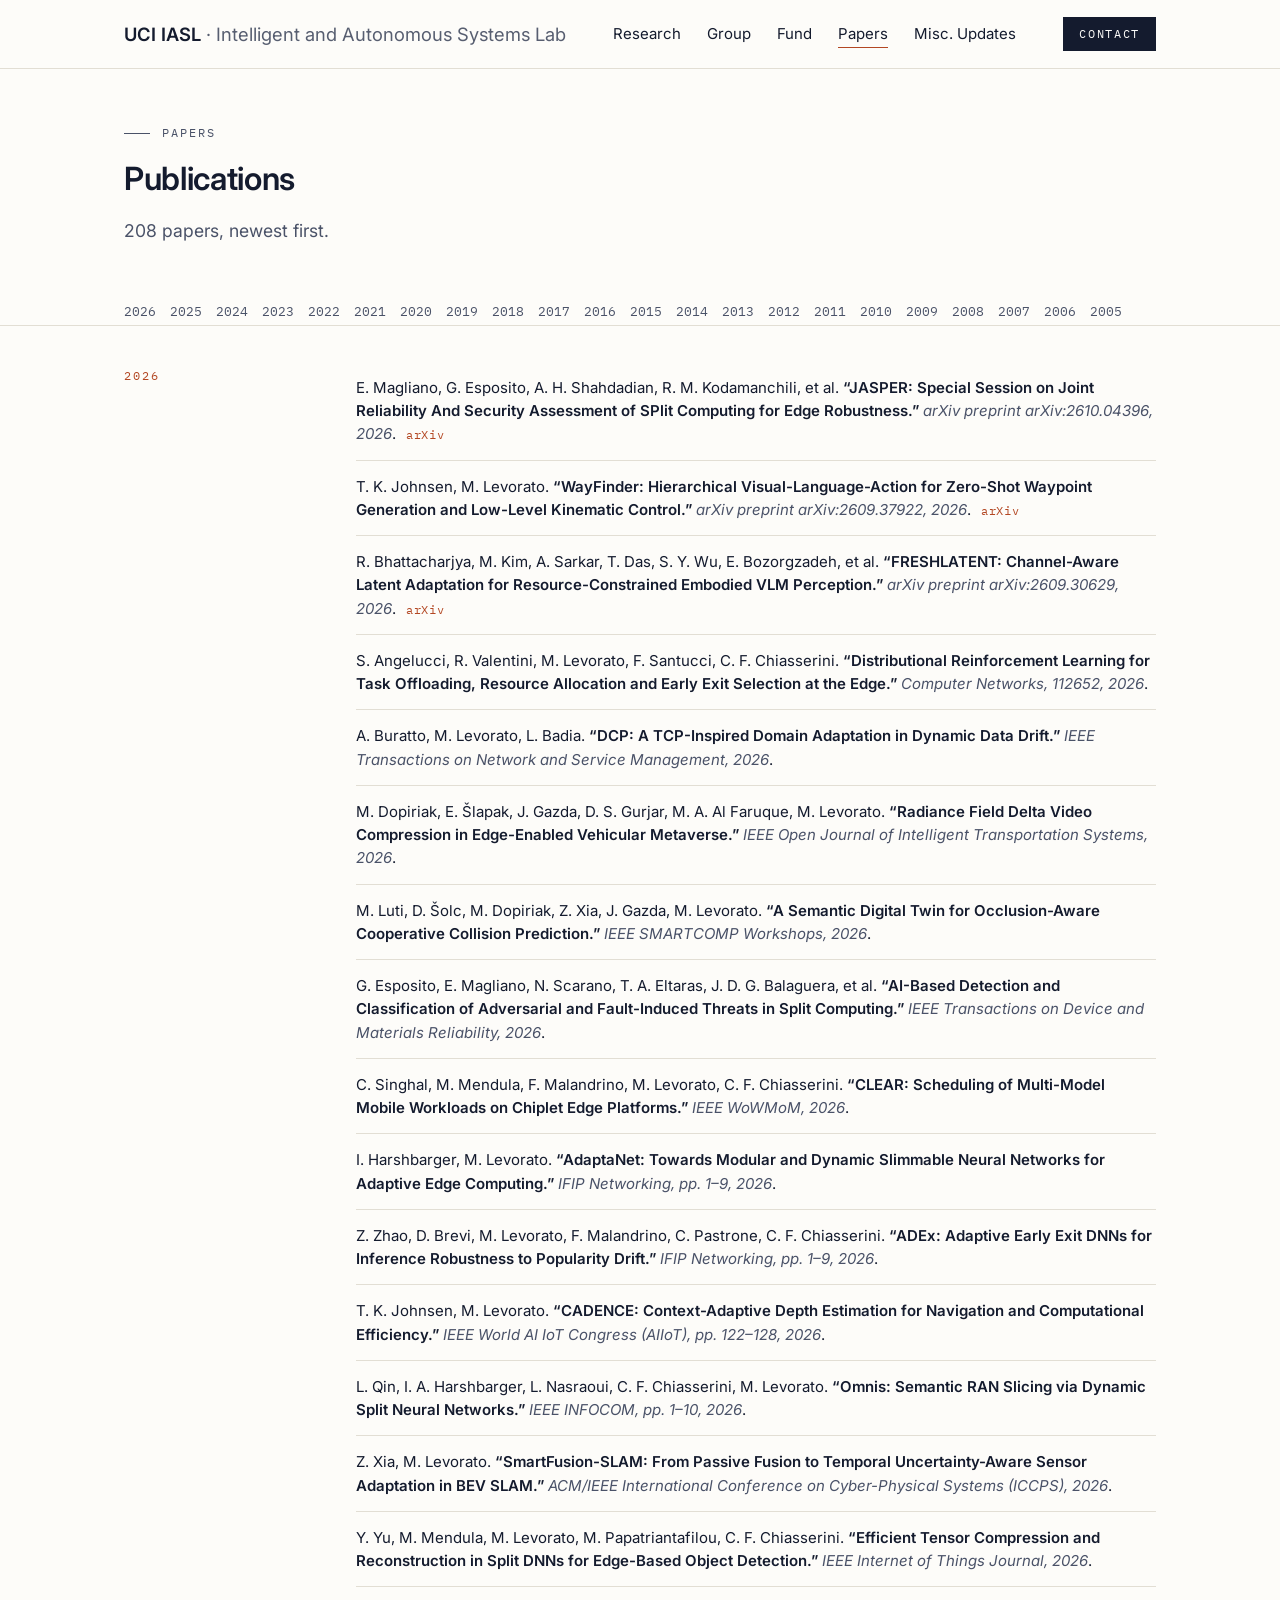
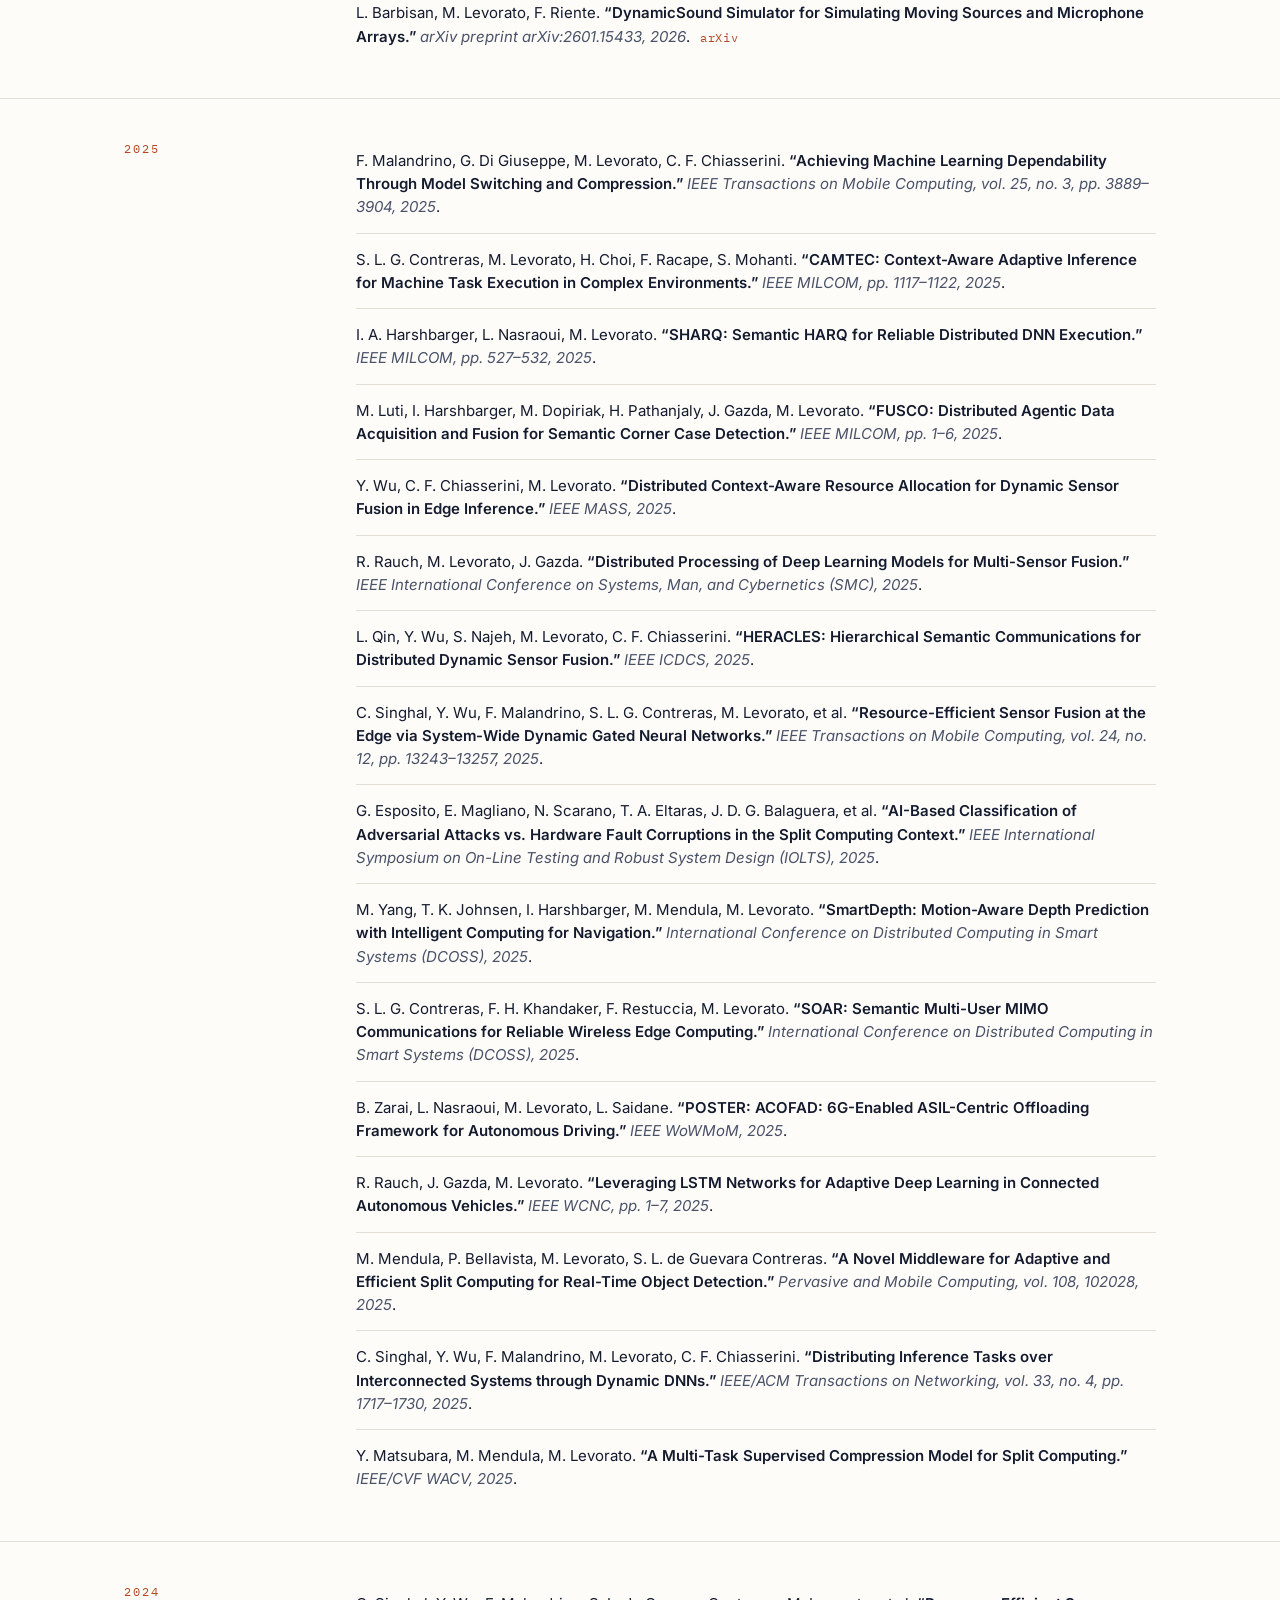
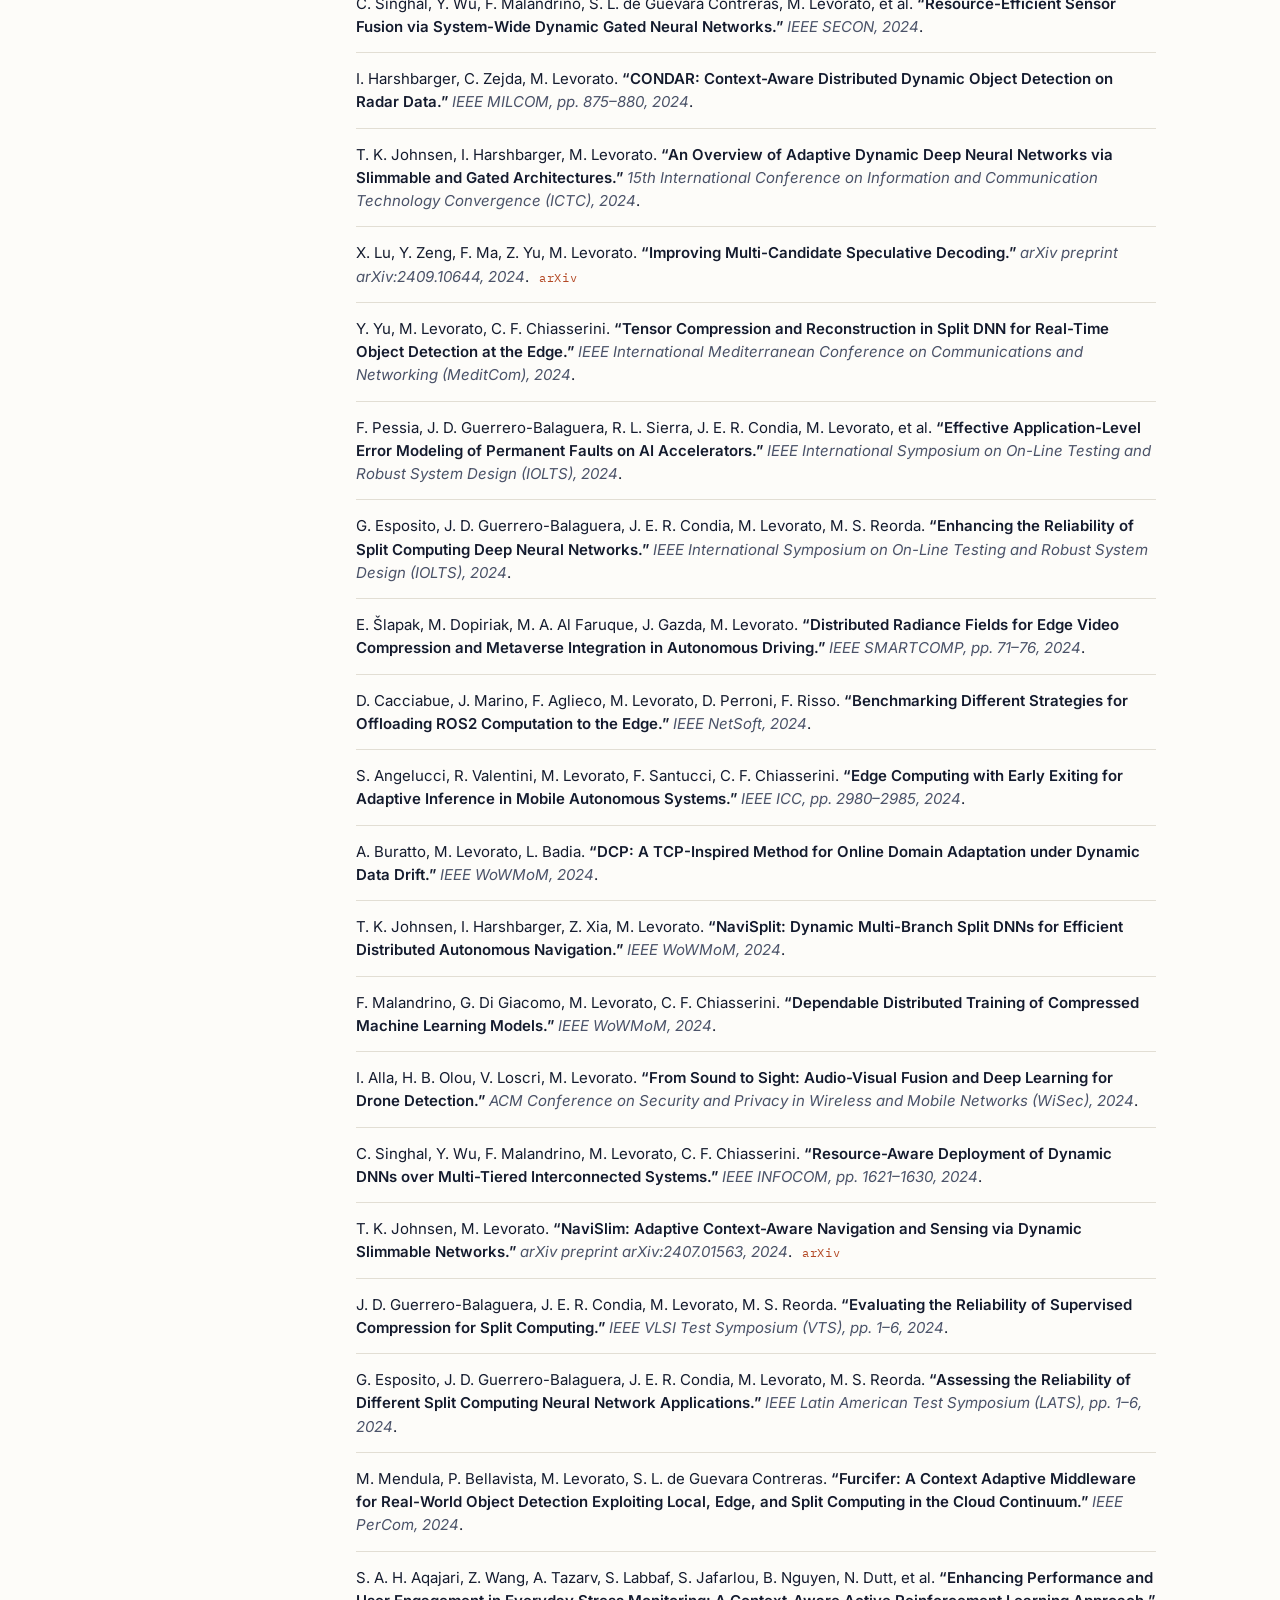
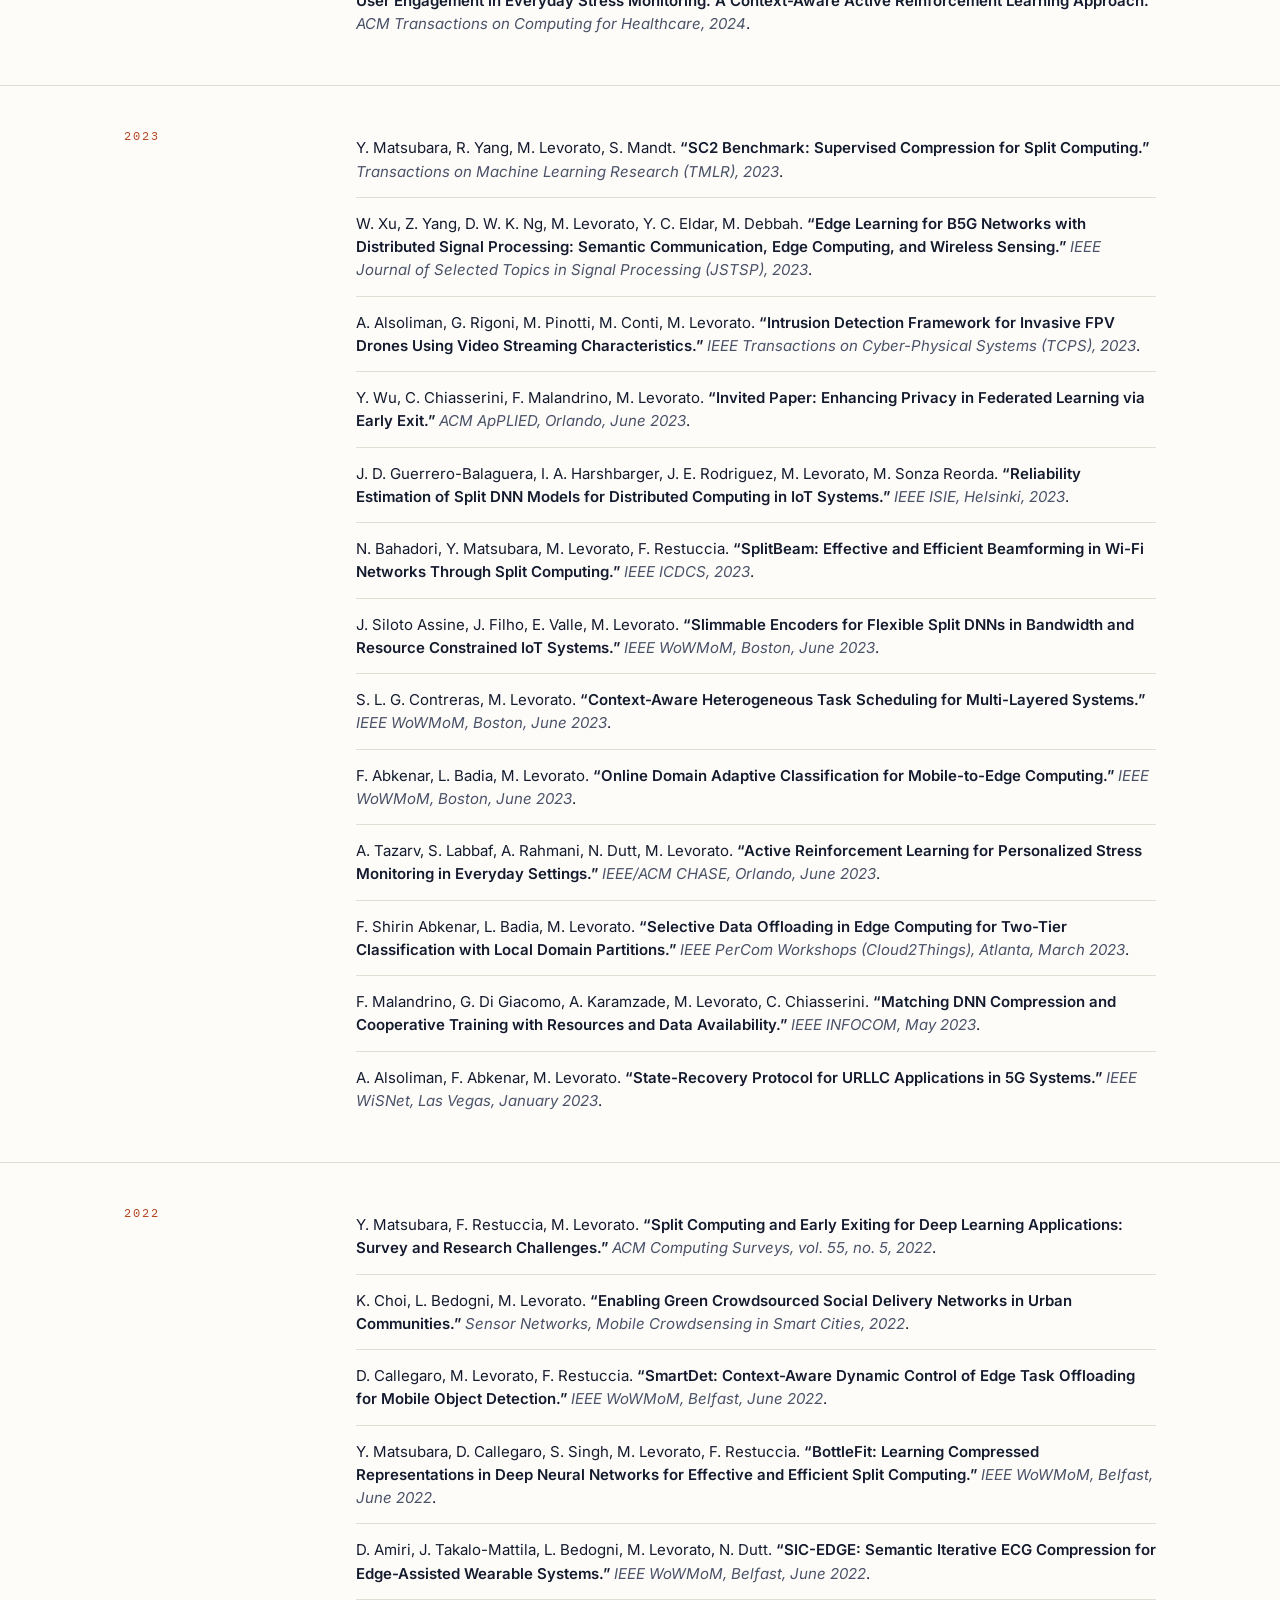
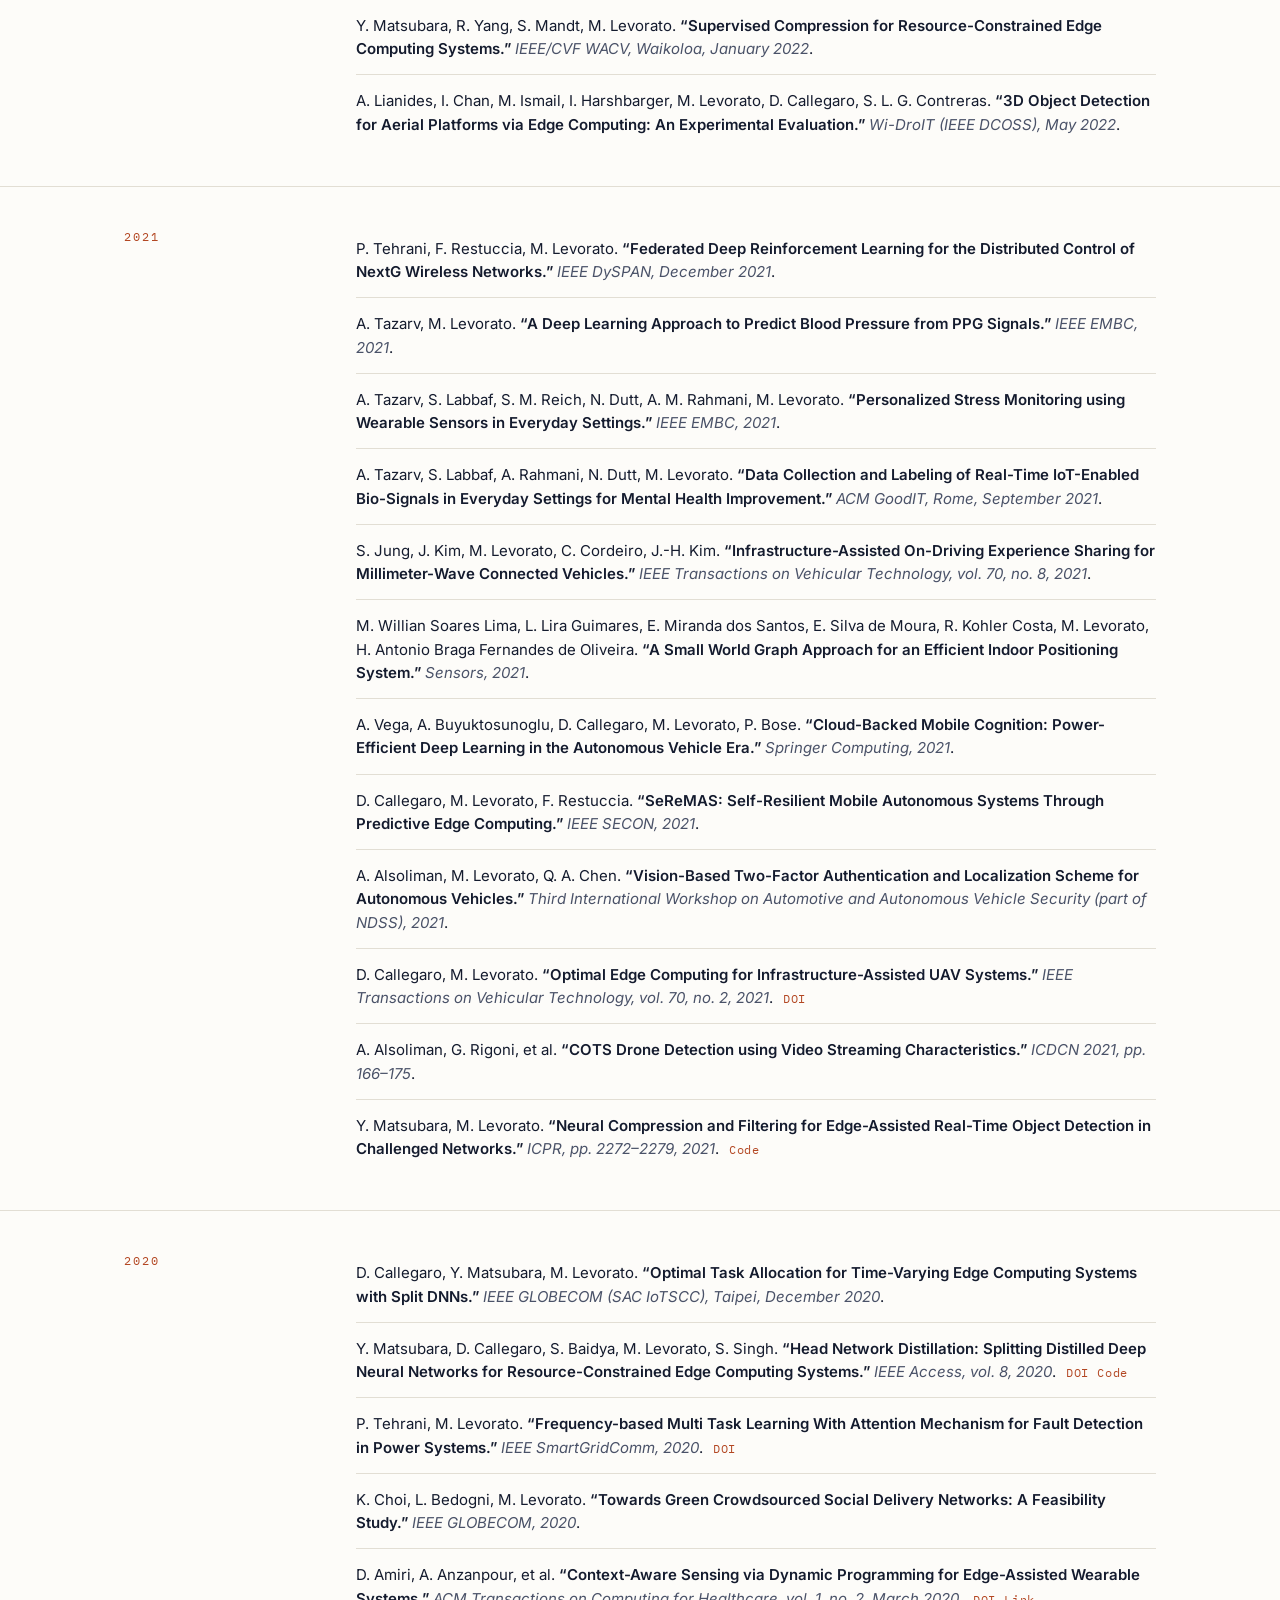
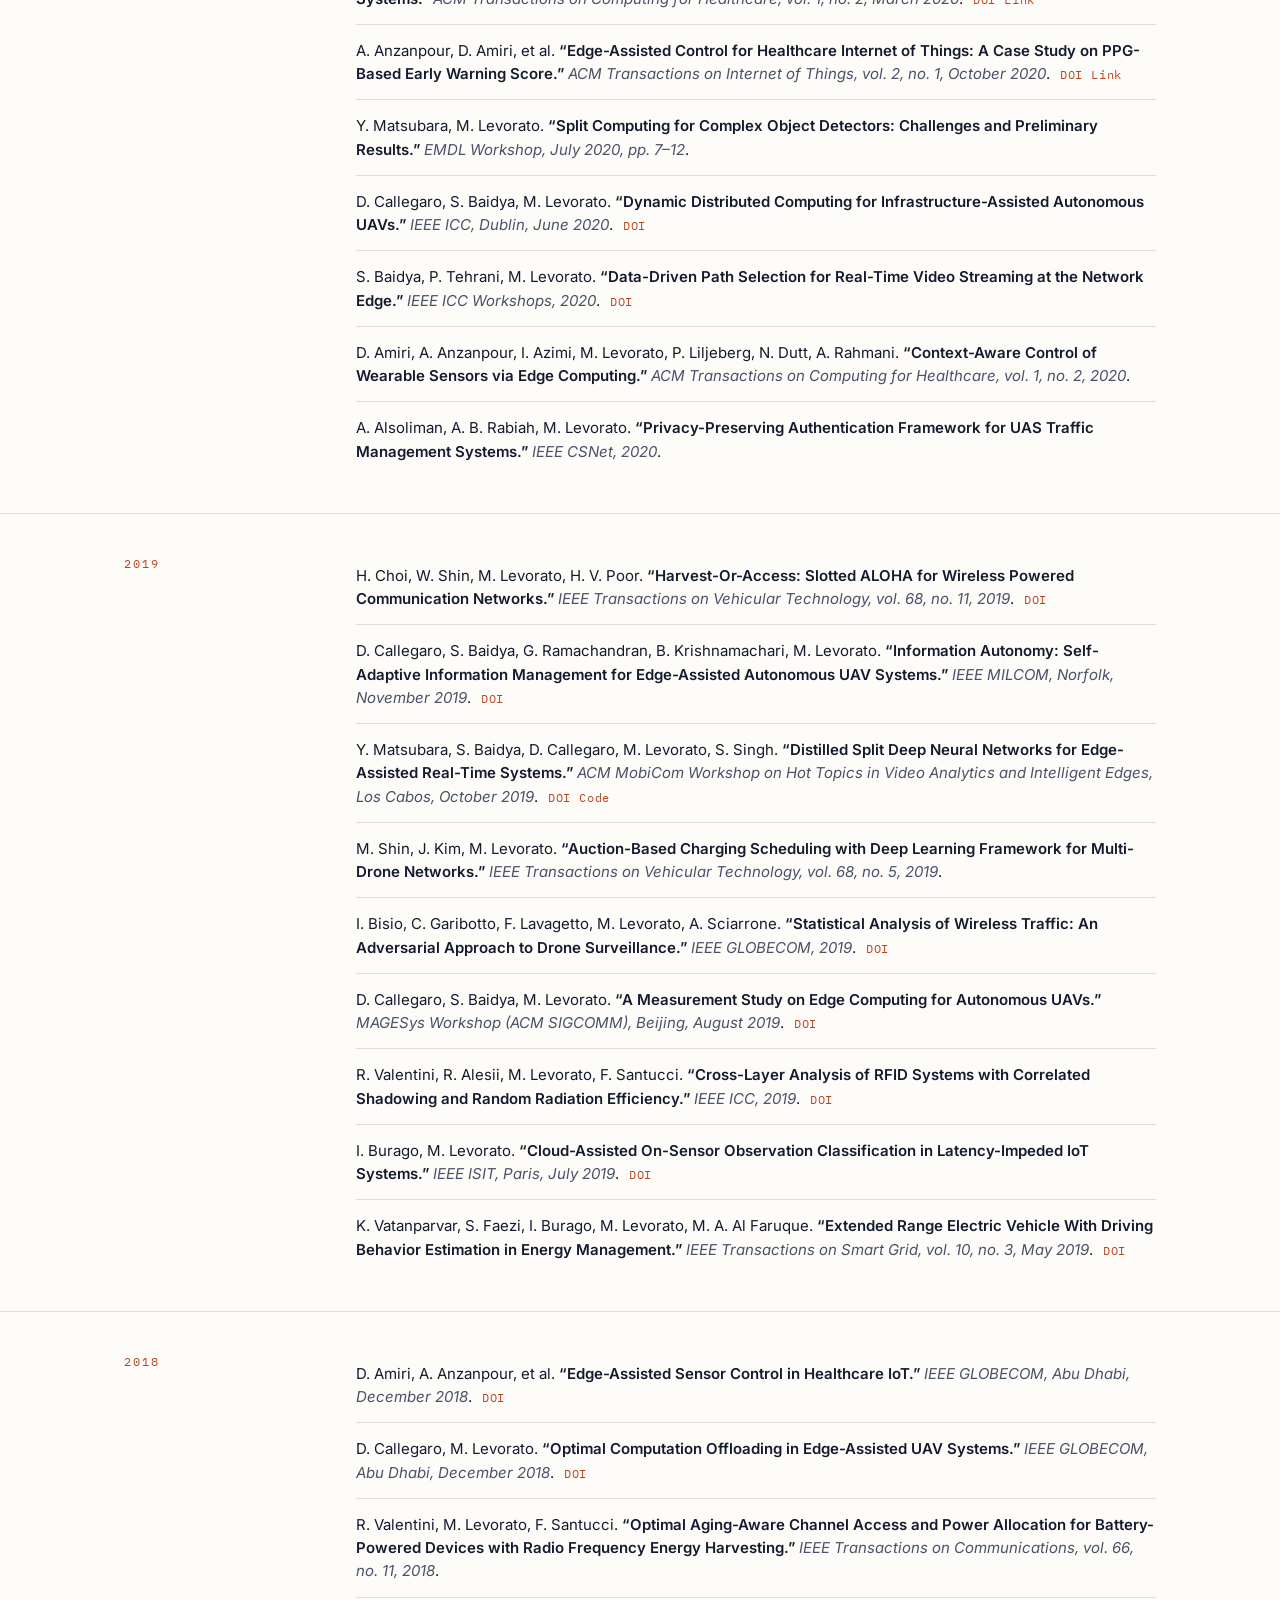
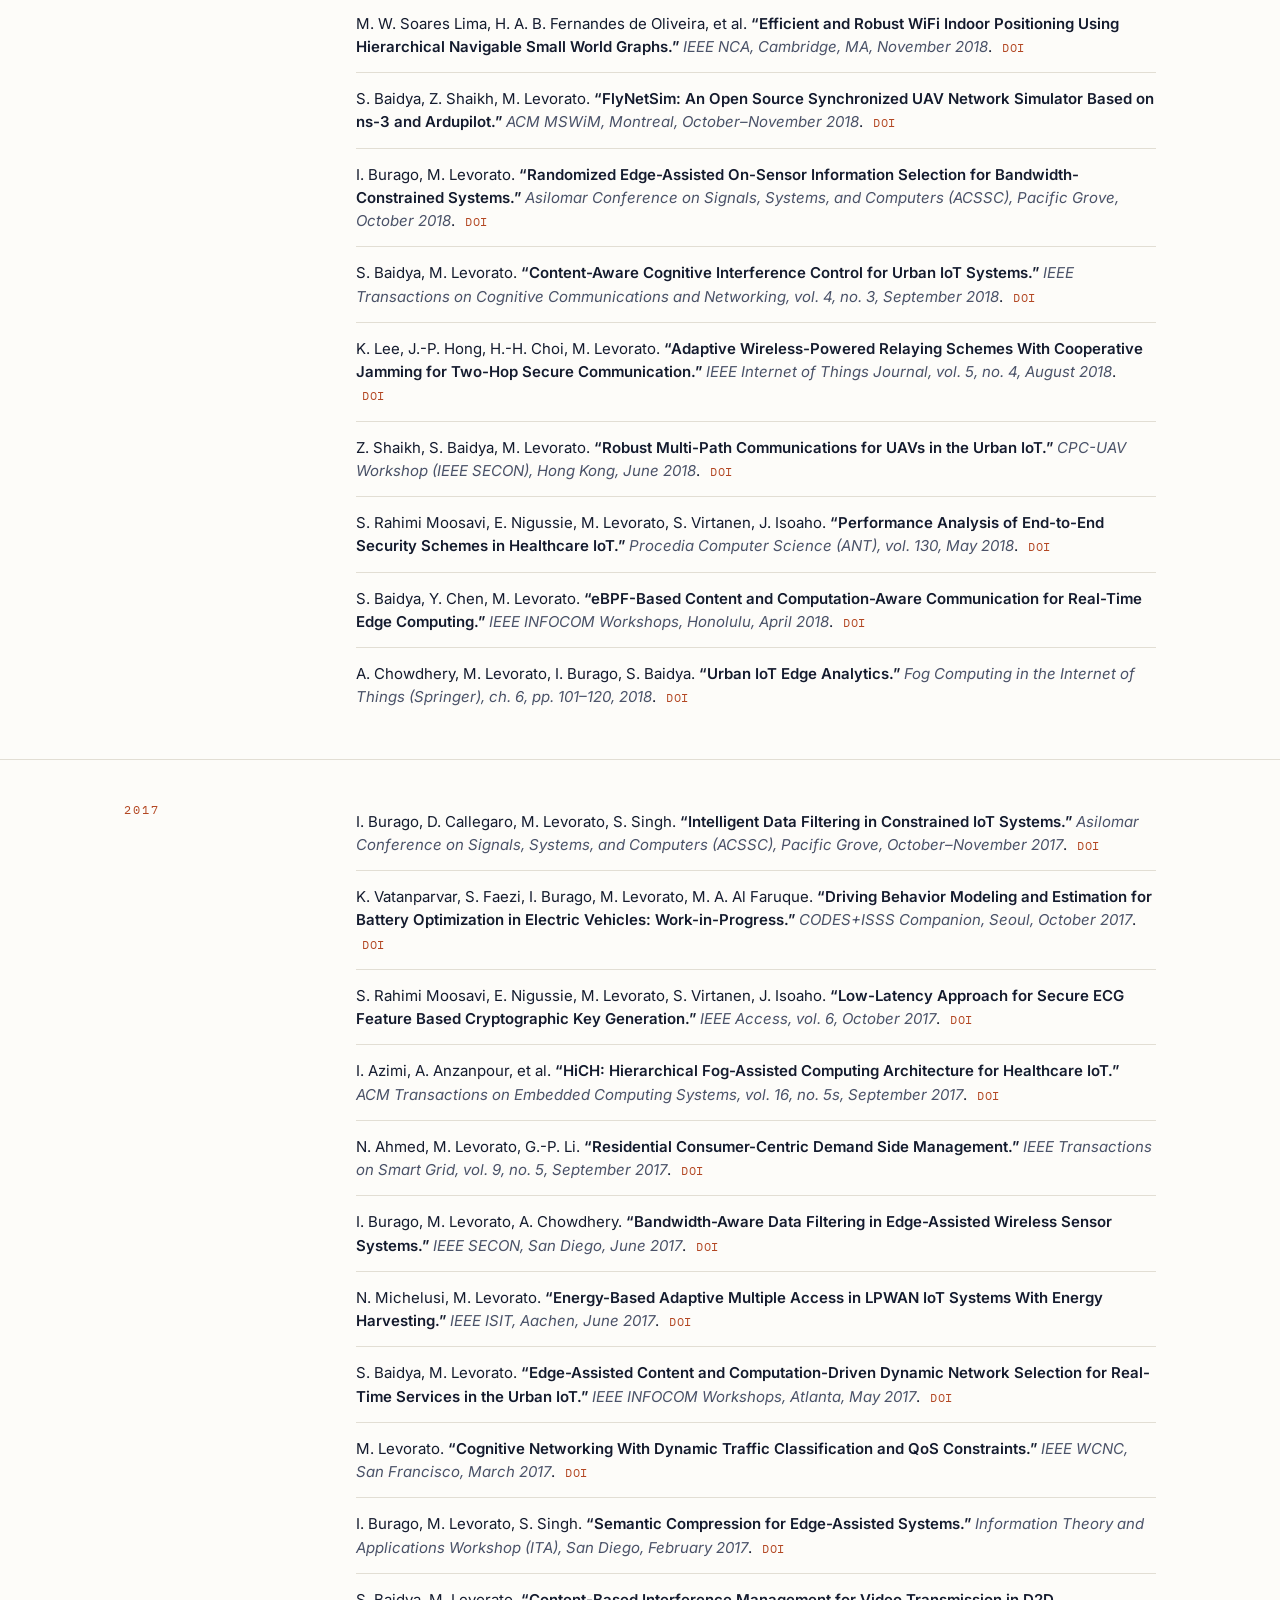
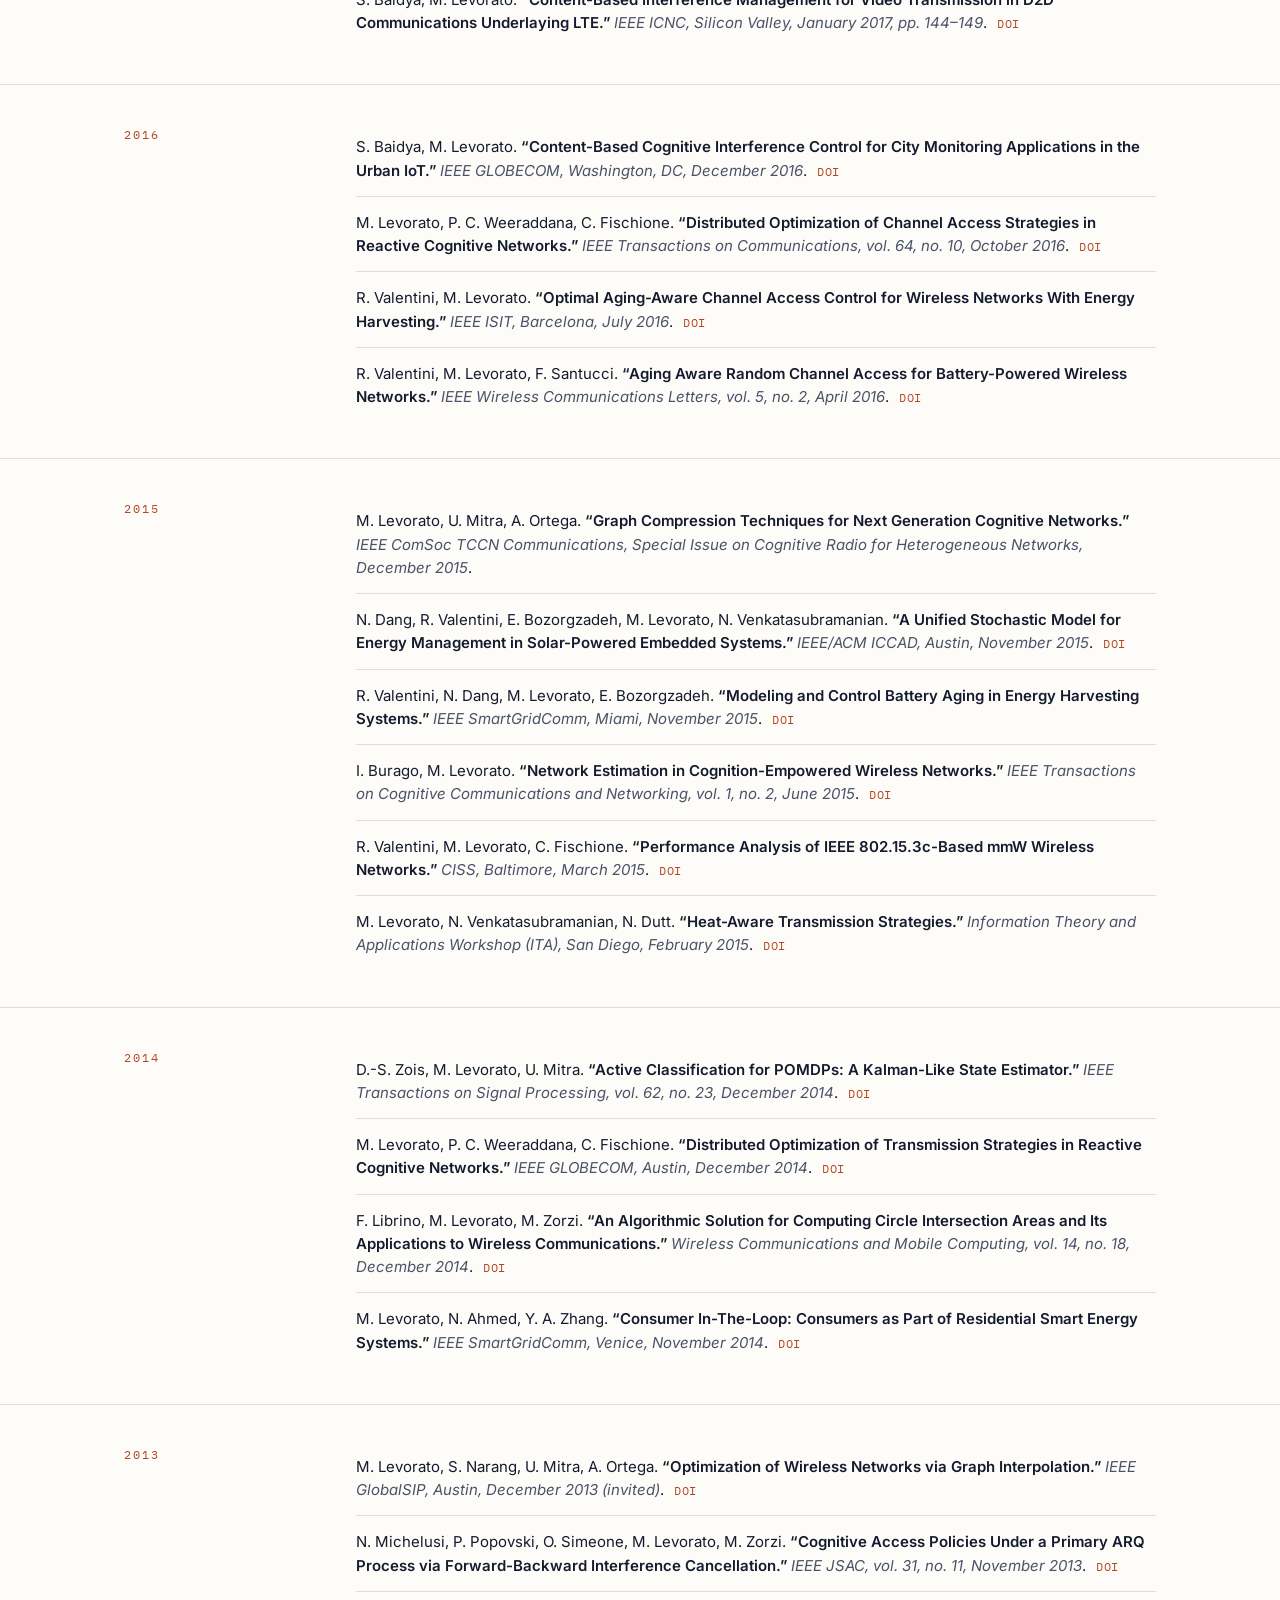
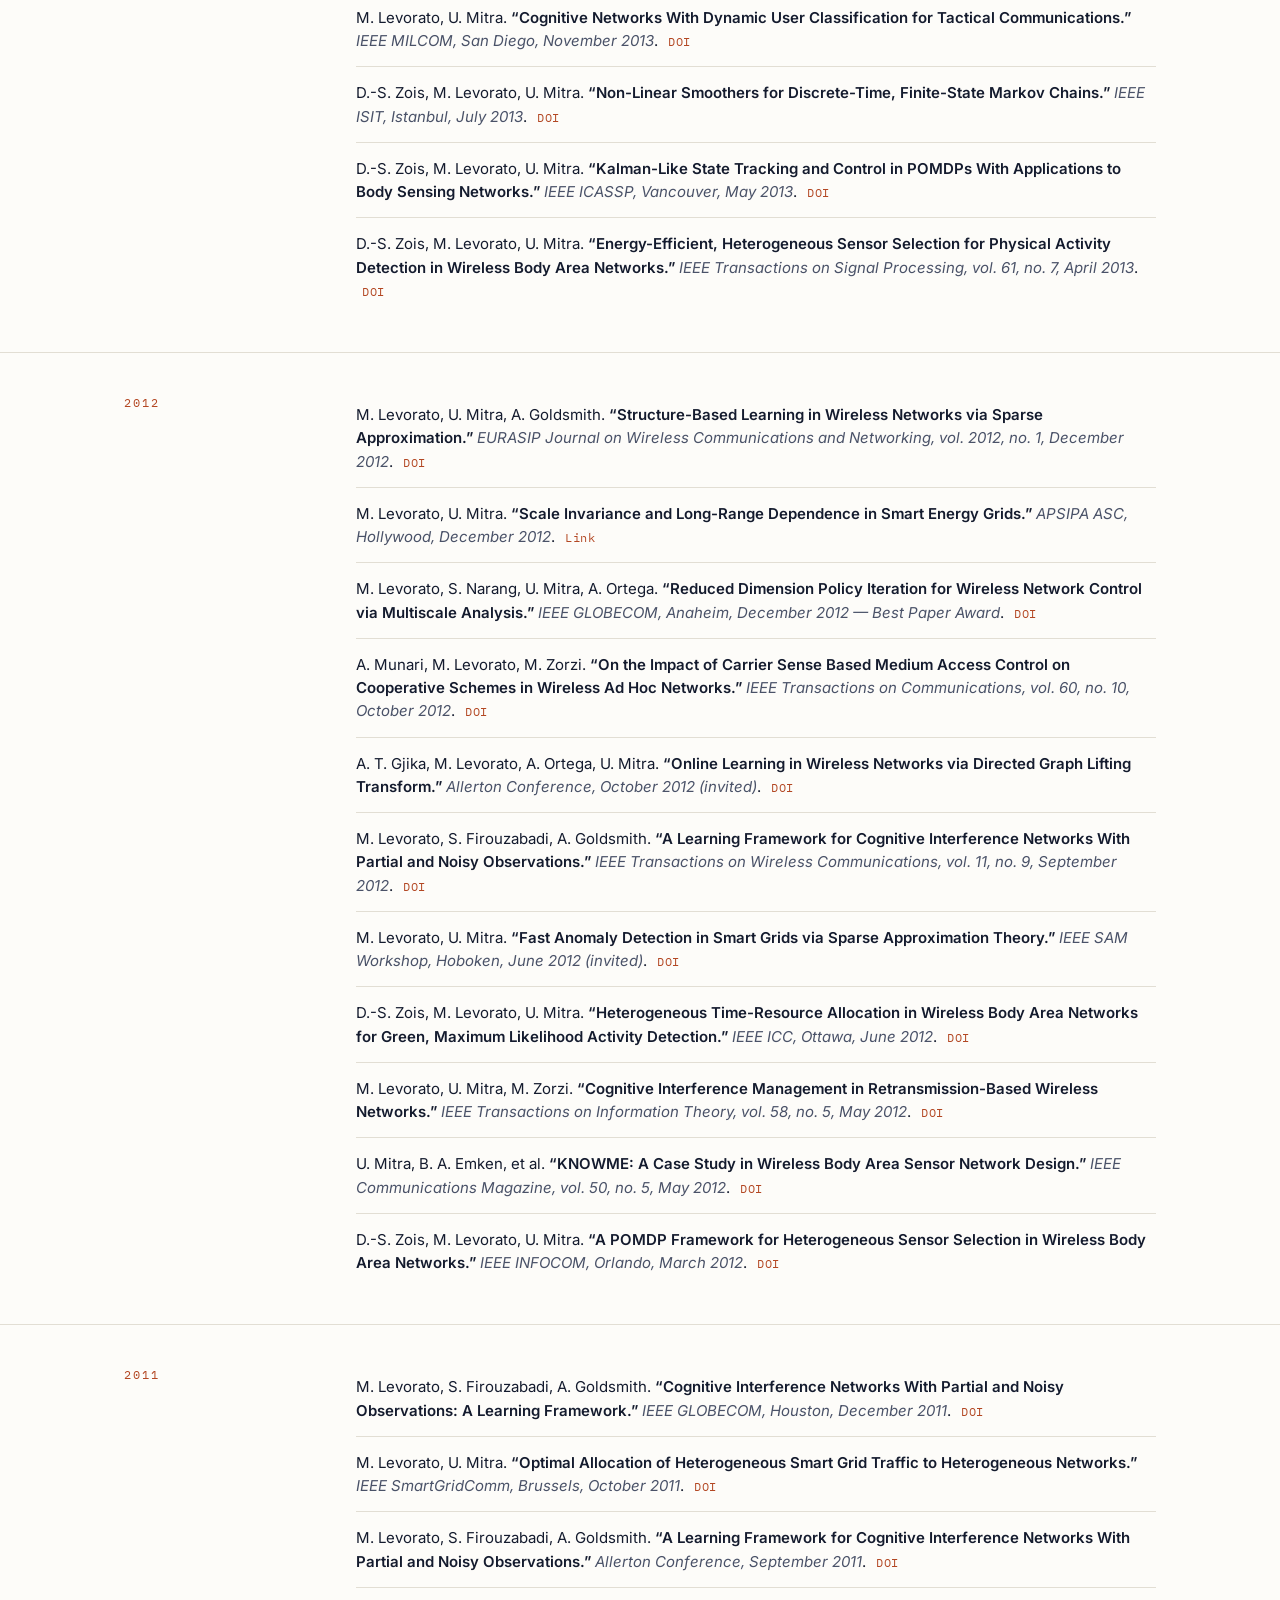
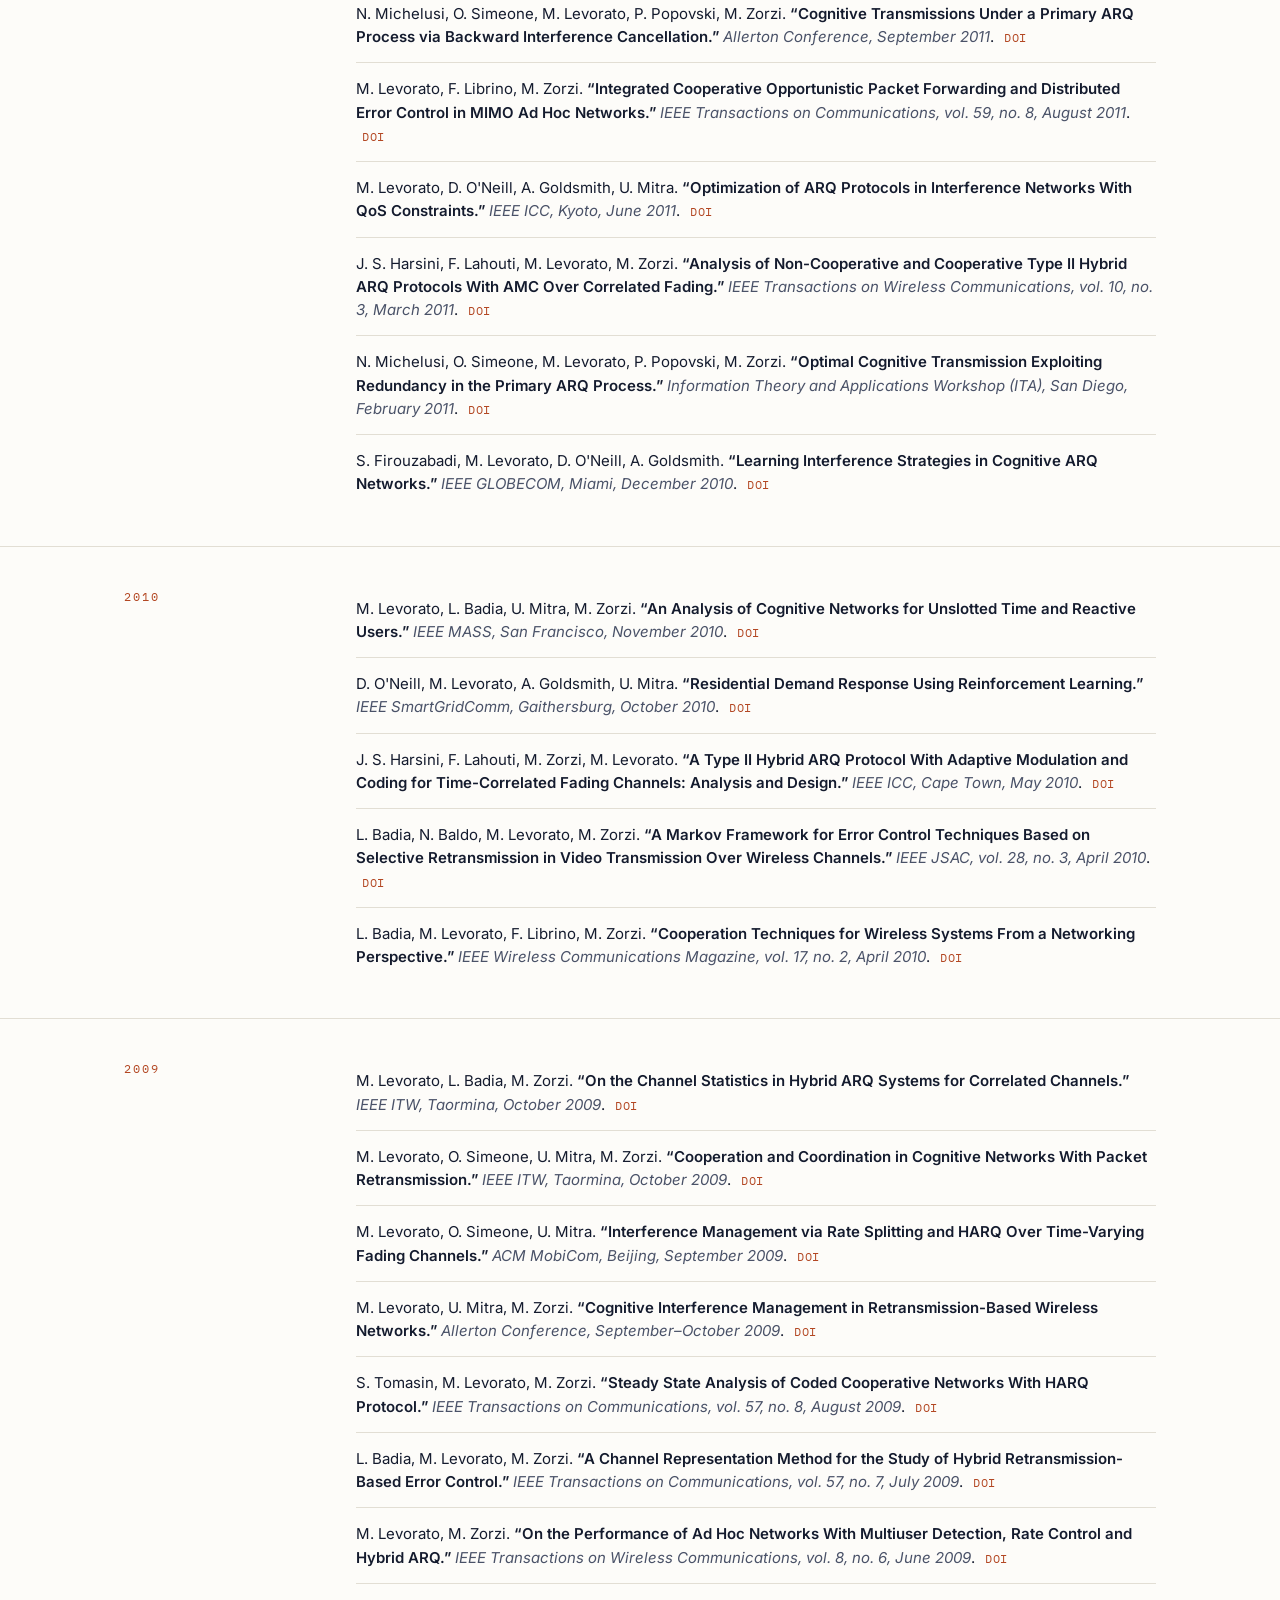
<file: papers.html>
<!doctype html>
<html lang="en">
<head>
<meta charset="utf-8">
<meta name="viewport" content="width=device-width, initial-scale=1">
<title>Papers — UCI IASL</title>
<meta name="description" content="Intelligent and Autonomous Systems Lab, University of California, Irvine">
<link rel="icon" href="favicon.ico">
<link rel="preconnect" href="https://fonts.googleapis.com">
<link rel="preconnect" href="https://fonts.gstatic.com" crossorigin>
<link href="https://fonts.googleapis.com/css2?family=IBM+Plex+Mono:wght@400;500&family=Inter:ital,wght@0,400;0,500;0,600;1,400&display=swap" rel="stylesheet">
<link rel="stylesheet" href="css/style.css">
</head>
<body>
<a class="skip-link" href="#main">Skip to main content</a>

<header class="site-header">
  <div class="wrap">
    <a class="brand" href="index.html">UCI IASL <span>· Intelligent and Autonomous Systems Lab</span></a>
    <nav class="nav"><a href="research.html">Research</a><a href="group.html">Group</a><a href="fund.html">Fund</a><a href="papers.html" aria-current="page">Papers</a><a href="updates.html">Misc. Updates</a></nav>
    <a class="btn" href="contact.html">Contact</a>
  </div>
</header>

<main id="main" tabindex="-1">
<section class="page-head">
  <div class="wrap">
    <p class="kicker">Papers</p>
    <h1>Publications</h1>
    <p class="lede">208 papers, newest first.</p>
  </div>
</section>
<div class="wrap"><nav class="years" aria-label="Jump to year"><a href="#y2026">2026</a><a href="#y2025">2025</a><a href="#y2024">2024</a><a href="#y2023">2023</a><a href="#y2022">2022</a><a href="#y2021">2021</a><a href="#y2020">2020</a><a href="#y2019">2019</a><a href="#y2018">2018</a><a href="#y2017">2017</a><a href="#y2016">2016</a><a href="#y2015">2015</a><a href="#y2014">2014</a><a href="#y2013">2013</a><a href="#y2012">2012</a><a href="#y2011">2011</a><a href="#y2010">2010</a><a href="#y2009">2009</a><a href="#y2008">2008</a><a href="#y2007">2007</a><a href="#y2006">2006</a><a href="#y2005">2005</a></nav></div>
<section class="section" id="y2026">
  <div class="wrap split">
    <h2 class="label">2026</h2>
    <ol class="plain pubs">
      <li>E. Magliano, G. Esposito, A. H. Shahdadian, R. M. Kodamanchili, et al. <span class="t">“JASPER: Special Session on Joint Reliability And Security Assessment of SPlit Computing for Edge Robustness.”</span> <span class="v">arXiv preprint arXiv:2610.04396, 2026</span>. <span class="links"><a href="https://arxiv.org/abs/2610.04396" aria-label="arXiv: JASPER: Special Session on Joint Reliability And Security Assessment of SPlit Computing for Edge Robustness (2026)">arXiv</a></span></li><li>T. K. Johnsen, M. Levorato. <span class="t">“WayFinder: Hierarchical Visual-Language-Action for Zero-Shot Waypoint Generation and Low-Level Kinematic Control.”</span> <span class="v">arXiv preprint arXiv:2609.37922, 2026</span>. <span class="links"><a href="https://arxiv.org/abs/2609.37922" aria-label="arXiv: WayFinder: Hierarchical Visual-Language-Action for Zero-Shot Waypoint Generation and Low-Level Kinematic Control (2026)">arXiv</a></span></li><li>R. Bhattacharjya, M. Kim, A. Sarkar, T. Das, S. Y. Wu, E. Bozorgzadeh, et al. <span class="t">“FRESHLATENT: Channel-Aware Latent Adaptation for Resource-Constrained Embodied VLM Perception.”</span> <span class="v">arXiv preprint arXiv:2609.30629, 2026</span>. <span class="links"><a href="https://arxiv.org/abs/2609.30629" aria-label="arXiv: FRESHLATENT: Channel-Aware Latent Adaptation for Resource-Constrained Embodied VLM Perception (2026)">arXiv</a></span></li><li>S. Angelucci, R. Valentini, M. Levorato, F. Santucci, C. F. Chiasserini. <span class="t">“Distributional Reinforcement Learning for Task Offloading, Resource Allocation and Early Exit Selection at the Edge.”</span> <span class="v">Computer Networks, 112652, 2026</span>.</li><li>A. Buratto, M. Levorato, L. Badia. <span class="t">“DCP: A TCP-Inspired Domain Adaptation in Dynamic Data Drift.”</span> <span class="v">IEEE Transactions on Network and Service Management, 2026</span>.</li><li>M. Dopiriak, E. Šlapak, J. Gazda, D. S. Gurjar, M. A. Al Faruque, M. Levorato. <span class="t">“Radiance Field Delta Video Compression in Edge-Enabled Vehicular Metaverse.”</span> <span class="v">IEEE Open Journal of Intelligent Transportation Systems, 2026</span>.</li><li>M. Luti, D. Šolc, M. Dopiriak, Z. Xia, J. Gazda, M. Levorato. <span class="t">“A Semantic Digital Twin for Occlusion-Aware Cooperative Collision Prediction.”</span> <span class="v">IEEE SMARTCOMP Workshops, 2026</span>.</li><li>G. Esposito, E. Magliano, N. Scarano, T. A. Eltaras, J. D. G. Balaguera, et al. <span class="t">“AI-Based Detection and Classification of Adversarial and Fault-Induced Threats in Split Computing.”</span> <span class="v">IEEE Transactions on Device and Materials Reliability, 2026</span>.</li><li>C. Singhal, M. Mendula, F. Malandrino, M. Levorato, C. F. Chiasserini. <span class="t">“CLEAR: Scheduling of Multi-Model Mobile Workloads on Chiplet Edge Platforms.”</span> <span class="v">IEEE WoWMoM, 2026</span>.</li><li>I. Harshbarger, M. Levorato. <span class="t">“AdaptaNet: Towards Modular and Dynamic Slimmable Neural Networks for Adaptive Edge Computing.”</span> <span class="v">IFIP Networking, pp. 1–9, 2026</span>.</li><li>Z. Zhao, D. Brevi, M. Levorato, F. Malandrino, C. Pastrone, C. F. Chiasserini. <span class="t">“ADEx: Adaptive Early Exit DNNs for Inference Robustness to Popularity Drift.”</span> <span class="v">IFIP Networking, pp. 1–9, 2026</span>.</li><li>T. K. Johnsen, M. Levorato. <span class="t">“CADENCE: Context-Adaptive Depth Estimation for Navigation and Computational Efficiency.”</span> <span class="v">IEEE World AI IoT Congress (AIIoT), pp. 122–128, 2026</span>.</li><li>L. Qin, I. A. Harshbarger, L. Nasraoui, C. F. Chiasserini, M. Levorato. <span class="t">“Omnis: Semantic RAN Slicing via Dynamic Split Neural Networks.”</span> <span class="v">IEEE INFOCOM, pp. 1–10, 2026</span>.</li><li>Z. Xia, M. Levorato. <span class="t">“SmartFusion-SLAM: From Passive Fusion to Temporal Uncertainty-Aware Sensor Adaptation in BEV SLAM.”</span> <span class="v">ACM/IEEE International Conference on Cyber-Physical Systems (ICCPS), 2026</span>.</li><li>Y. Yu, M. Mendula, M. Levorato, M. Papatriantafilou, C. F. Chiasserini. <span class="t">“Efficient Tensor Compression and Reconstruction in Split DNNs for Edge-Based Object Detection.”</span> <span class="v">IEEE Internet of Things Journal, 2026</span>.</li><li>L. Barbisan, M. Levorato, F. Riente. <span class="t">“DynamicSound Simulator for Simulating Moving Sources and Microphone Arrays.”</span> <span class="v">arXiv preprint arXiv:2601.15433, 2026</span>. <span class="links"><a href="https://arxiv.org/abs/2601.15433" aria-label="arXiv: DynamicSound Simulator for Simulating Moving Sources and Microphone Arrays (2026)">arXiv</a></span></li>
    </ol>
  </div>
</section>
<section class="section" id="y2025">
  <div class="wrap split">
    <h2 class="label">2025</h2>
    <ol class="plain pubs">
      <li>F. Malandrino, G. Di Giuseppe, M. Levorato, C. F. Chiasserini. <span class="t">“Achieving Machine Learning Dependability Through Model Switching and Compression.”</span> <span class="v">IEEE Transactions on Mobile Computing, vol. 25, no. 3, pp. 3889–3904, 2025</span>.</li><li>S. L. G. Contreras, M. Levorato, H. Choi, F. Racape, S. Mohanti. <span class="t">“CAMTEC: Context-Aware Adaptive Inference for Machine Task Execution in Complex Environments.”</span> <span class="v">IEEE MILCOM, pp. 1117–1122, 2025</span>.</li><li>I. A. Harshbarger, L. Nasraoui, M. Levorato. <span class="t">“SHARQ: Semantic HARQ for Reliable Distributed DNN Execution.”</span> <span class="v">IEEE MILCOM, pp. 527–532, 2025</span>.</li><li>M. Luti, I. Harshbarger, M. Dopiriak, H. Pathanjaly, J. Gazda, M. Levorato. <span class="t">“FUSCO: Distributed Agentic Data Acquisition and Fusion for Semantic Corner Case Detection.”</span> <span class="v">IEEE MILCOM, pp. 1–6, 2025</span>.</li><li>Y. Wu, C. F. Chiasserini, M. Levorato. <span class="t">“Distributed Context-Aware Resource Allocation for Dynamic Sensor Fusion in Edge Inference.”</span> <span class="v">IEEE MASS, 2025</span>.</li><li>R. Rauch, M. Levorato, J. Gazda. <span class="t">“Distributed Processing of Deep Learning Models for Multi-Sensor Fusion.”</span> <span class="v">IEEE International Conference on Systems, Man, and Cybernetics (SMC), 2025</span>.</li><li>L. Qin, Y. Wu, S. Najeh, M. Levorato, C. F. Chiasserini. <span class="t">“HERACLES: Hierarchical Semantic Communications for Distributed Dynamic Sensor Fusion.”</span> <span class="v">IEEE ICDCS, 2025</span>.</li><li>C. Singhal, Y. Wu, F. Malandrino, S. L. G. Contreras, M. Levorato, et al. <span class="t">“Resource-Efficient Sensor Fusion at the Edge via System-Wide Dynamic Gated Neural Networks.”</span> <span class="v">IEEE Transactions on Mobile Computing, vol. 24, no. 12, pp. 13243–13257, 2025</span>.</li><li>G. Esposito, E. Magliano, N. Scarano, T. A. Eltaras, J. D. G. Balaguera, et al. <span class="t">“AI-Based Classification of Adversarial Attacks vs. Hardware Fault Corruptions in the Split Computing Context.”</span> <span class="v">IEEE International Symposium on On-Line Testing and Robust System Design (IOLTS), 2025</span>.</li><li>M. Yang, T. K. Johnsen, I. Harshbarger, M. Mendula, M. Levorato. <span class="t">“SmartDepth: Motion-Aware Depth Prediction with Intelligent Computing for Navigation.”</span> <span class="v">International Conference on Distributed Computing in Smart Systems (DCOSS), 2025</span>.</li><li>S. L. G. Contreras, F. H. Khandaker, F. Restuccia, M. Levorato. <span class="t">“SOAR: Semantic Multi-User MIMO Communications for Reliable Wireless Edge Computing.”</span> <span class="v">International Conference on Distributed Computing in Smart Systems (DCOSS), 2025</span>.</li><li>B. Zarai, L. Nasraoui, M. Levorato, L. Saidane. <span class="t">“POSTER: ACOFAD: 6G-Enabled ASIL-Centric Offloading Framework for Autonomous Driving.”</span> <span class="v">IEEE WoWMoM, 2025</span>.</li><li>R. Rauch, J. Gazda, M. Levorato. <span class="t">“Leveraging LSTM Networks for Adaptive Deep Learning in Connected Autonomous Vehicles.”</span> <span class="v">IEEE WCNC, pp. 1–7, 2025</span>.</li><li>M. Mendula, P. Bellavista, M. Levorato, S. L. de Guevara Contreras. <span class="t">“A Novel Middleware for Adaptive and Efficient Split Computing for Real-Time Object Detection.”</span> <span class="v">Pervasive and Mobile Computing, vol. 108, 102028, 2025</span>.</li><li>C. Singhal, Y. Wu, F. Malandrino, M. Levorato, C. F. Chiasserini. <span class="t">“Distributing Inference Tasks over Interconnected Systems through Dynamic DNNs.”</span> <span class="v">IEEE/ACM Transactions on Networking, vol. 33, no. 4, pp. 1717–1730, 2025</span>.</li><li>Y. Matsubara, M. Mendula, M. Levorato. <span class="t">“A Multi-Task Supervised Compression Model for Split Computing.”</span> <span class="v">IEEE/CVF WACV, 2025</span>.</li>
    </ol>
  </div>
</section>
<section class="section" id="y2024">
  <div class="wrap split">
    <h2 class="label">2024</h2>
    <ol class="plain pubs">
      <li>C. Singhal, Y. Wu, F. Malandrino, S. L. de Guevara Contreras, M. Levorato, et al. <span class="t">“Resource-Efficient Sensor Fusion via System-Wide Dynamic Gated Neural Networks.”</span> <span class="v">IEEE SECON, 2024</span>.</li><li>I. Harshbarger, C. Zejda, M. Levorato. <span class="t">“CONDAR: Context-Aware Distributed Dynamic Object Detection on Radar Data.”</span> <span class="v">IEEE MILCOM, pp. 875–880, 2024</span>.</li><li>T. K. Johnsen, I. Harshbarger, M. Levorato. <span class="t">“An Overview of Adaptive Dynamic Deep Neural Networks via Slimmable and Gated Architectures.”</span> <span class="v">15th International Conference on Information and Communication Technology Convergence (ICTC), 2024</span>.</li><li>X. Lu, Y. Zeng, F. Ma, Z. Yu, M. Levorato. <span class="t">“Improving Multi-Candidate Speculative Decoding.”</span> <span class="v">arXiv preprint arXiv:2409.10644, 2024</span>. <span class="links"><a href="https://arxiv.org/abs/2409.10644" aria-label="arXiv: Improving Multi-Candidate Speculative Decoding (2024)">arXiv</a></span></li><li>Y. Yu, M. Levorato, C. F. Chiasserini. <span class="t">“Tensor Compression and Reconstruction in Split DNN for Real-Time Object Detection at the Edge.”</span> <span class="v">IEEE International Mediterranean Conference on Communications and Networking (MeditCom), 2024</span>.</li><li>F. Pessia, J. D. Guerrero-Balaguera, R. L. Sierra, J. E. R. Condia, M. Levorato, et al. <span class="t">“Effective Application-Level Error Modeling of Permanent Faults on AI Accelerators.”</span> <span class="v">IEEE International Symposium on On-Line Testing and Robust System Design (IOLTS), 2024</span>.</li><li>G. Esposito, J. D. Guerrero-Balaguera, J. E. R. Condia, M. Levorato, M. S. Reorda. <span class="t">“Enhancing the Reliability of Split Computing Deep Neural Networks.”</span> <span class="v">IEEE International Symposium on On-Line Testing and Robust System Design (IOLTS), 2024</span>.</li><li>E. Šlapak, M. Dopiriak, M. A. Al Faruque, J. Gazda, M. Levorato. <span class="t">“Distributed Radiance Fields for Edge Video Compression and Metaverse Integration in Autonomous Driving.”</span> <span class="v">IEEE SMARTCOMP, pp. 71–76, 2024</span>.</li><li>D. Cacciabue, J. Marino, F. Aglieco, M. Levorato, D. Perroni, F. Risso. <span class="t">“Benchmarking Different Strategies for Offloading ROS2 Computation to the Edge.”</span> <span class="v">IEEE NetSoft, 2024</span>.</li><li>S. Angelucci, R. Valentini, M. Levorato, F. Santucci, C. F. Chiasserini. <span class="t">“Edge Computing with Early Exiting for Adaptive Inference in Mobile Autonomous Systems.”</span> <span class="v">IEEE ICC, pp. 2980–2985, 2024</span>.</li><li>A. Buratto, M. Levorato, L. Badia. <span class="t">“DCP: A TCP-Inspired Method for Online Domain Adaptation under Dynamic Data Drift.”</span> <span class="v">IEEE WoWMoM, 2024</span>.</li><li>T. K. Johnsen, I. Harshbarger, Z. Xia, M. Levorato. <span class="t">“NaviSplit: Dynamic Multi-Branch Split DNNs for Efficient Distributed Autonomous Navigation.”</span> <span class="v">IEEE WoWMoM, 2024</span>.</li><li>F. Malandrino, G. Di Giacomo, M. Levorato, C. F. Chiasserini. <span class="t">“Dependable Distributed Training of Compressed Machine Learning Models.”</span> <span class="v">IEEE WoWMoM, 2024</span>.</li><li>I. Alla, H. B. Olou, V. Loscri, M. Levorato. <span class="t">“From Sound to Sight: Audio-Visual Fusion and Deep Learning for Drone Detection.”</span> <span class="v">ACM Conference on Security and Privacy in Wireless and Mobile Networks (WiSec), 2024</span>.</li><li>C. Singhal, Y. Wu, F. Malandrino, M. Levorato, C. F. Chiasserini. <span class="t">“Resource-Aware Deployment of Dynamic DNNs over Multi-Tiered Interconnected Systems.”</span> <span class="v">IEEE INFOCOM, pp. 1621–1630, 2024</span>.</li><li>T. K. Johnsen, M. Levorato. <span class="t">“NaviSlim: Adaptive Context-Aware Navigation and Sensing via Dynamic Slimmable Networks.”</span> <span class="v">arXiv preprint arXiv:2407.01563, 2024</span>. <span class="links"><a href="https://arxiv.org/abs/2407.01563" aria-label="arXiv: NaviSlim: Adaptive Context-Aware Navigation and Sensing via Dynamic Slimmable Networks (2024)">arXiv</a></span></li><li>J. D. Guerrero-Balaguera, J. E. R. Condia, M. Levorato, M. S. Reorda. <span class="t">“Evaluating the Reliability of Supervised Compression for Split Computing.”</span> <span class="v">IEEE VLSI Test Symposium (VTS), pp. 1–6, 2024</span>.</li><li>G. Esposito, J. D. Guerrero-Balaguera, J. E. R. Condia, M. Levorato, M. S. Reorda. <span class="t">“Assessing the Reliability of Different Split Computing Neural Network Applications.”</span> <span class="v">IEEE Latin American Test Symposium (LATS), pp. 1–6, 2024</span>.</li><li>M. Mendula, P. Bellavista, M. Levorato, S. L. de Guevara Contreras. <span class="t">“Furcifer: A Context Adaptive Middleware for Real-World Object Detection Exploiting Local, Edge, and Split Computing in the Cloud Continuum.”</span> <span class="v">IEEE PerCom, 2024</span>.</li><li>S. A. H. Aqajari, Z. Wang, A. Tazarv, S. Labbaf, S. Jafarlou, B. Nguyen, N. Dutt, et al. <span class="t">“Enhancing Performance and User Engagement in Everyday Stress Monitoring: A Context-Aware Active Reinforcement Learning Approach.”</span> <span class="v">ACM Transactions on Computing for Healthcare, 2024</span>.</li>
    </ol>
  </div>
</section>
<section class="section" id="y2023">
  <div class="wrap split">
    <h2 class="label">2023</h2>
    <ol class="plain pubs">
      <li>Y. Matsubara, R. Yang, M. Levorato, S. Mandt. <span class="t">“SC2 Benchmark: Supervised Compression for Split Computing.”</span> <span class="v">Transactions on Machine Learning Research (TMLR), 2023</span>.</li><li>W. Xu, Z. Yang, D. W. K. Ng, M. Levorato, Y. C. Eldar, M. Debbah. <span class="t">“Edge Learning for B5G Networks with Distributed Signal Processing: Semantic Communication, Edge Computing, and Wireless Sensing.”</span> <span class="v">IEEE Journal of Selected Topics in Signal Processing (JSTSP), 2023</span>.</li><li>A. Alsoliman, G. Rigoni, M. Pinotti, M. Conti, M. Levorato. <span class="t">“Intrusion Detection Framework for Invasive FPV Drones Using Video Streaming Characteristics.”</span> <span class="v">IEEE Transactions on Cyber-Physical Systems (TCPS), 2023</span>.</li><li>Y. Wu, C. Chiasserini, F. Malandrino, M. Levorato. <span class="t">“Invited Paper: Enhancing Privacy in Federated Learning via Early Exit.”</span> <span class="v">ACM ApPLIED, Orlando, June 2023</span>.</li><li>J. D. Guerrero-Balaguera, I. A. Harshbarger, J. E. Rodriguez, M. Levorato, M. Sonza Reorda. <span class="t">“Reliability Estimation of Split DNN Models for Distributed Computing in IoT Systems.”</span> <span class="v">IEEE ISIE, Helsinki, 2023</span>.</li><li>N. Bahadori, Y. Matsubara, M. Levorato, F. Restuccia. <span class="t">“SplitBeam: Effective and Efficient Beamforming in Wi-Fi Networks Through Split Computing.”</span> <span class="v">IEEE ICDCS, 2023</span>.</li><li>J. Siloto Assine, J. Filho, E. Valle, M. Levorato. <span class="t">“Slimmable Encoders for Flexible Split DNNs in Bandwidth and Resource Constrained IoT Systems.”</span> <span class="v">IEEE WoWMoM, Boston, June 2023</span>.</li><li>S. L. G. Contreras, M. Levorato. <span class="t">“Context-Aware Heterogeneous Task Scheduling for Multi-Layered Systems.”</span> <span class="v">IEEE WoWMoM, Boston, June 2023</span>.</li><li>F. Abkenar, L. Badia, M. Levorato. <span class="t">“Online Domain Adaptive Classification for Mobile-to-Edge Computing.”</span> <span class="v">IEEE WoWMoM, Boston, June 2023</span>.</li><li>A. Tazarv, S. Labbaf, A. Rahmani, N. Dutt, M. Levorato. <span class="t">“Active Reinforcement Learning for Personalized Stress Monitoring in Everyday Settings.”</span> <span class="v">IEEE/ACM CHASE, Orlando, June 2023</span>.</li><li>F. Shirin Abkenar, L. Badia, M. Levorato. <span class="t">“Selective Data Offloading in Edge Computing for Two-Tier Classification with Local Domain Partitions.”</span> <span class="v">IEEE PerCom Workshops (Cloud2Things), Atlanta, March 2023</span>.</li><li>F. Malandrino, G. Di Giacomo, A. Karamzade, M. Levorato, C. Chiasserini. <span class="t">“Matching DNN Compression and Cooperative Training with Resources and Data Availability.”</span> <span class="v">IEEE INFOCOM, May 2023</span>.</li><li>A. Alsoliman, F. Abkenar, M. Levorato. <span class="t">“State-Recovery Protocol for URLLC Applications in 5G Systems.”</span> <span class="v">IEEE WiSNet, Las Vegas, January 2023</span>.</li>
    </ol>
  </div>
</section>
<section class="section" id="y2022">
  <div class="wrap split">
    <h2 class="label">2022</h2>
    <ol class="plain pubs">
      <li>Y. Matsubara, F. Restuccia, M. Levorato. <span class="t">“Split Computing and Early Exiting for Deep Learning Applications: Survey and Research Challenges.”</span> <span class="v">ACM Computing Surveys, vol. 55, no. 5, 2022</span>.</li><li>K. Choi, L. Bedogni, M. Levorato. <span class="t">“Enabling Green Crowdsourced Social Delivery Networks in Urban Communities.”</span> <span class="v">Sensor Networks, Mobile Crowdsensing in Smart Cities, 2022</span>.</li><li>D. Callegaro, M. Levorato, F. Restuccia. <span class="t">“SmartDet: Context-Aware Dynamic Control of Edge Task Offloading for Mobile Object Detection.”</span> <span class="v">IEEE WoWMoM, Belfast, June 2022</span>.</li><li>Y. Matsubara, D. Callegaro, S. Singh, M. Levorato, F. Restuccia. <span class="t">“BottleFit: Learning Compressed Representations in Deep Neural Networks for Effective and Efficient Split Computing.”</span> <span class="v">IEEE WoWMoM, Belfast, June 2022</span>.</li><li>D. Amiri, J. Takalo-Mattila, L. Bedogni, M. Levorato, N. Dutt. <span class="t">“SIC-EDGE: Semantic Iterative ECG Compression for Edge-Assisted Wearable Systems.”</span> <span class="v">IEEE WoWMoM, Belfast, June 2022</span>.</li><li>Y. Matsubara, R. Yang, S. Mandt, M. Levorato. <span class="t">“Supervised Compression for Resource-Constrained Edge Computing Systems.”</span> <span class="v">IEEE/CVF WACV, Waikoloa, January 2022</span>.</li><li>A. Lianides, I. Chan, M. Ismail, I. Harshbarger, M. Levorato, D. Callegaro, S. L. G. Contreras. <span class="t">“3D Object Detection for Aerial Platforms via Edge Computing: An Experimental Evaluation.”</span> <span class="v">Wi-DroIT (IEEE DCOSS), May 2022</span>.</li>
    </ol>
  </div>
</section>
<section class="section" id="y2021">
  <div class="wrap split">
    <h2 class="label">2021</h2>
    <ol class="plain pubs">
      <li>P. Tehrani, F. Restuccia, M. Levorato. <span class="t">“Federated Deep Reinforcement Learning for the Distributed Control of NextG Wireless Networks.”</span> <span class="v">IEEE DySPAN, December 2021</span>.</li><li>A. Tazarv, M. Levorato. <span class="t">“A Deep Learning Approach to Predict Blood Pressure from PPG Signals.”</span> <span class="v">IEEE EMBC, 2021</span>.</li><li>A. Tazarv, S. Labbaf, S. M. Reich, N. Dutt, A. M. Rahmani, M. Levorato. <span class="t">“Personalized Stress Monitoring using Wearable Sensors in Everyday Settings.”</span> <span class="v">IEEE EMBC, 2021</span>.</li><li>A. Tazarv, S. Labbaf, A. Rahmani, N. Dutt, M. Levorato. <span class="t">“Data Collection and Labeling of Real-Time IoT-Enabled Bio-Signals in Everyday Settings for Mental Health Improvement.”</span> <span class="v">ACM GoodIT, Rome, September 2021</span>.</li><li>S. Jung, J. Kim, M. Levorato, C. Cordeiro, J.-H. Kim. <span class="t">“Infrastructure-Assisted On-Driving Experience Sharing for Millimeter-Wave Connected Vehicles.”</span> <span class="v">IEEE Transactions on Vehicular Technology, vol. 70, no. 8, 2021</span>.</li><li>M. Willian Soares Lima, L. Lira Guimares, E. Miranda dos Santos, E. Silva de Moura, R. Kohler Costa, M. Levorato, H. Antonio Braga Fernandes de Oliveira. <span class="t">“A Small World Graph Approach for an Efficient Indoor Positioning System.”</span> <span class="v">Sensors, 2021</span>.</li><li>A. Vega, A. Buyuktosunoglu, D. Callegaro, M. Levorato, P. Bose. <span class="t">“Cloud-Backed Mobile Cognition: Power-Efficient Deep Learning in the Autonomous Vehicle Era.”</span> <span class="v">Springer Computing, 2021</span>.</li><li>D. Callegaro, M. Levorato, F. Restuccia. <span class="t">“SeReMAS: Self-Resilient Mobile Autonomous Systems Through Predictive Edge Computing.”</span> <span class="v">IEEE SECON, 2021</span>.</li><li>A. Alsoliman, M. Levorato, Q. A. Chen. <span class="t">“Vision-Based Two-Factor Authentication and Localization Scheme for Autonomous Vehicles.”</span> <span class="v">Third International Workshop on Automotive and Autonomous Vehicle Security (part of NDSS), 2021</span>.</li><li>D. Callegaro, M. Levorato. <span class="t">“Optimal Edge Computing for Infrastructure-Assisted UAV Systems.”</span> <span class="v">IEEE Transactions on Vehicular Technology, vol. 70, no. 2, 2021</span>. <span class="links"><a href="https://doi.org/10.1109/TVT.2021.3051378" aria-label="DOI: Optimal Edge Computing for Infrastructure-Assisted UAV Systems (2021)">DOI</a></span></li><li>A. Alsoliman, G. Rigoni, et al. <span class="t">“COTS Drone Detection using Video Streaming Characteristics.”</span> <span class="v">ICDCN 2021, pp. 166–175</span>.</li><li>Y. Matsubara, M. Levorato. <span class="t">“Neural Compression and Filtering for Edge-Assisted Real-Time Object Detection in Challenged Networks.”</span> <span class="v">ICPR, pp. 2272–2279, 2021</span>. <span class="links"><a href="https://github.com/yoshitomo-matsubara/hnd-ghnd-object-detectors" aria-label="Code: Neural Compression and Filtering for Edge-Assisted Real-Time Object Detection in Challenged Networks (2021)">Code</a></span></li>
    </ol>
  </div>
</section>
<section class="section" id="y2020">
  <div class="wrap split">
    <h2 class="label">2020</h2>
    <ol class="plain pubs">
      <li>D. Callegaro, Y. Matsubara, M. Levorato. <span class="t">“Optimal Task Allocation for Time-Varying Edge Computing Systems with Split DNNs.”</span> <span class="v">IEEE GLOBECOM (SAC IoTSCC), Taipei, December 2020</span>.</li><li>Y. Matsubara, D. Callegaro, S. Baidya, M. Levorato, S. Singh. <span class="t">“Head Network Distillation: Splitting Distilled Deep Neural Networks for Resource-Constrained Edge Computing Systems.”</span> <span class="v">IEEE Access, vol. 8, 2020</span>. <span class="links"><a href="https://doi.org/10.1109/ACCESS.2020.3039714" aria-label="DOI: Head Network Distillation: Splitting Distilled Deep Neural Networks for Resource-Constrained Edge Computing Systems (2020)">DOI</a><a href="https://github.com/yoshitomo-matsubara/head-network-distillation" aria-label="Code: Head Network Distillation: Splitting Distilled Deep Neural Networks for Resource-Constrained Edge Computing Systems (2020)">Code</a></span></li><li>P. Tehrani, M. Levorato. <span class="t">“Frequency-based Multi Task Learning With Attention Mechanism for Fault Detection in Power Systems.”</span> <span class="v">IEEE SmartGridComm, 2020</span>. <span class="links"><a href="https://doi.org/10.1109/SmartGridComm47815.2020.9302968" aria-label="DOI: Frequency-based Multi Task Learning With Attention Mechanism for Fault Detection in Power Systems (2020)">DOI</a></span></li><li>K. Choi, L. Bedogni, M. Levorato. <span class="t">“Towards Green Crowdsourced Social Delivery Networks: A Feasibility Study.”</span> <span class="v">IEEE GLOBECOM, 2020</span>.</li><li>D. Amiri, A. Anzanpour, et al. <span class="t">“Context-Aware Sensing via Dynamic Programming for Edge-Assisted Wearable Systems.”</span> <span class="v">ACM Transactions on Computing for Healthcare, vol. 1, no. 2, March 2020</span>. <span class="links"><a href="https://doi.org/10.1145/3351286" aria-label="DOI: Context-Aware Sensing via Dynamic Programming for Edge-Assisted Wearable Systems (2020)">DOI</a><a href="https://doi.org/10.1145/3351286" aria-label="Link: Context-Aware Sensing via Dynamic Programming for Edge-Assisted Wearable Systems (2020)">Link</a></span></li><li>A. Anzanpour, D. Amiri, et al. <span class="t">“Edge-Assisted Control for Healthcare Internet of Things: A Case Study on PPG-Based Early Warning Score.”</span> <span class="v">ACM Transactions on Internet of Things, vol. 2, no. 1, October 2020</span>. <span class="links"><a href="https://doi.org/10.1145/3407091" aria-label="DOI: Edge-Assisted Control for Healthcare Internet of Things: A Case Study on PPG-Based Early Warning Score (2020)">DOI</a><a href="https://doi.org/10.1145/3407091" aria-label="Link: Edge-Assisted Control for Healthcare Internet of Things: A Case Study on PPG-Based Early Warning Score (2020)">Link</a></span></li><li>Y. Matsubara, M. Levorato. <span class="t">“Split Computing for Complex Object Detectors: Challenges and Preliminary Results.”</span> <span class="v">EMDL Workshop, July 2020, pp. 7–12</span>.</li><li>D. Callegaro, S. Baidya, M. Levorato. <span class="t">“Dynamic Distributed Computing for Infrastructure-Assisted Autonomous UAVs.”</span> <span class="v">IEEE ICC, Dublin, June 2020</span>. <span class="links"><a href="https://doi.org/10.1109/icc40277.2020.9148986" aria-label="DOI: Dynamic Distributed Computing for Infrastructure-Assisted Autonomous UAVs (2020)">DOI</a></span></li><li>S. Baidya, P. Tehrani, M. Levorato. <span class="t">“Data-Driven Path Selection for Real-Time Video Streaming at the Network Edge.”</span> <span class="v">IEEE ICC Workshops, 2020</span>. <span class="links"><a href="https://doi.org/10.1109/ICCWorkshops49005.2020.9145158" aria-label="DOI: Data-Driven Path Selection for Real-Time Video Streaming at the Network Edge (2020)">DOI</a></span></li><li>D. Amiri, A. Anzanpour, I. Azimi, M. Levorato, P. Liljeberg, N. Dutt, A. Rahmani. <span class="t">“Context-Aware Control of Wearable Sensors via Edge Computing.”</span> <span class="v">ACM Transactions on Computing for Healthcare, vol. 1, no. 2, 2020</span>.</li><li>A. Alsoliman, A. B. Rabiah, M. Levorato. <span class="t">“Privacy-Preserving Authentication Framework for UAS Traffic Management Systems.”</span> <span class="v">IEEE CSNet, 2020</span>.</li>
    </ol>
  </div>
</section>
<section class="section" id="y2019">
  <div class="wrap split">
    <h2 class="label">2019</h2>
    <ol class="plain pubs">
      <li>H. Choi, W. Shin, M. Levorato, H. V. Poor. <span class="t">“Harvest-Or-Access: Slotted ALOHA for Wireless Powered Communication Networks.”</span> <span class="v">IEEE Transactions on Vehicular Technology, vol. 68, no. 11, 2019</span>. <span class="links"><a href="https://doi.org/10.1109/TVT.2019.2934439" aria-label="DOI: Harvest-Or-Access: Slotted ALOHA for Wireless Powered Communication Networks (2019)">DOI</a></span></li><li>D. Callegaro, S. Baidya, G. Ramachandran, B. Krishnamachari, M. Levorato. <span class="t">“Information Autonomy: Self-Adaptive Information Management for Edge-Assisted Autonomous UAV Systems.”</span> <span class="v">IEEE MILCOM, Norfolk, November 2019</span>. <span class="links"><a href="https://doi.org/10.1109/milcom47813.2019.9020956" aria-label="DOI: Information Autonomy: Self-Adaptive Information Management for Edge-Assisted Autonomous UAV Systems (2019)">DOI</a></span></li><li>Y. Matsubara, S. Baidya, D. Callegaro, M. Levorato, S. Singh. <span class="t">“Distilled Split Deep Neural Networks for Edge-Assisted Real-Time Systems.”</span> <span class="v">ACM MobiCom Workshop on Hot Topics in Video Analytics and Intelligent Edges, Los Cabos, October 2019</span>. <span class="links"><a href="https://doi.org/10.1145/3349614.3356022" aria-label="DOI: Distilled Split Deep Neural Networks for Edge-Assisted Real-Time Systems (2019)">DOI</a><a href="https://github.com/yoshitomo-matsubara/head-network-distillation" aria-label="Code: Distilled Split Deep Neural Networks for Edge-Assisted Real-Time Systems (2019)">Code</a></span></li><li>M. Shin, J. Kim, M. Levorato. <span class="t">“Auction-Based Charging Scheduling with Deep Learning Framework for Multi-Drone Networks.”</span> <span class="v">IEEE Transactions on Vehicular Technology, vol. 68, no. 5, 2019</span>.</li><li>I. Bisio, C. Garibotto, F. Lavagetto, M. Levorato, A. Sciarrone. <span class="t">“Statistical Analysis of Wireless Traffic: An Adversarial Approach to Drone Surveillance.”</span> <span class="v">IEEE GLOBECOM, 2019</span>. <span class="links"><a href="https://doi.org/10.1109/GLOBECOM38437.2019.9013562" aria-label="DOI: Statistical Analysis of Wireless Traffic: An Adversarial Approach to Drone Surveillance (2019)">DOI</a></span></li><li>D. Callegaro, S. Baidya, M. Levorato. <span class="t">“A Measurement Study on Edge Computing for Autonomous UAVs.”</span> <span class="v">MAGESys Workshop (ACM SIGCOMM), Beijing, August 2019</span>. <span class="links"><a href="https://doi.org/10.1145/3341568.3342109" aria-label="DOI: A Measurement Study on Edge Computing for Autonomous UAVs (2019)">DOI</a></span></li><li>R. Valentini, R. Alesii, M. Levorato, F. Santucci. <span class="t">“Cross-Layer Analysis of RFID Systems with Correlated Shadowing and Random Radiation Efficiency.”</span> <span class="v">IEEE ICC, 2019</span>. <span class="links"><a href="https://doi.org/10.1109/ICC.2019.8761060" aria-label="DOI: Cross-Layer Analysis of RFID Systems with Correlated Shadowing and Random Radiation Efficiency (2019)">DOI</a></span></li><li>I. Burago, M. Levorato. <span class="t">“Cloud-Assisted On-Sensor Observation Classification in Latency-Impeded IoT Systems.”</span> <span class="v">IEEE ISIT, Paris, July 2019</span>. <span class="links"><a href="https://doi.org/10.1109/isit.2019.8849760" aria-label="DOI: Cloud-Assisted On-Sensor Observation Classification in Latency-Impeded IoT Systems (2019)">DOI</a></span></li><li>K. Vatanparvar, S. Faezi, I. Burago, M. Levorato, M. A. Al Faruque. <span class="t">“Extended Range Electric Vehicle With Driving Behavior Estimation in Energy Management.”</span> <span class="v">IEEE Transactions on Smart Grid, vol. 10, no. 3, May 2019</span>. <span class="links"><a href="https://doi.org/10.1109/tsg.2018.2815689" aria-label="DOI: Extended Range Electric Vehicle With Driving Behavior Estimation in Energy Management (2019)">DOI</a></span></li>
    </ol>
  </div>
</section>
<section class="section" id="y2018">
  <div class="wrap split">
    <h2 class="label">2018</h2>
    <ol class="plain pubs">
      <li>D. Amiri, A. Anzanpour, et al. <span class="t">“Edge-Assisted Sensor Control in Healthcare IoT.”</span> <span class="v">IEEE GLOBECOM, Abu Dhabi, December 2018</span>. <span class="links"><a href="https://doi.org/10.1109/glocom.2018.8647457" aria-label="DOI: Edge-Assisted Sensor Control in Healthcare IoT (2018)">DOI</a></span></li><li>D. Callegaro, M. Levorato. <span class="t">“Optimal Computation Offloading in Edge-Assisted UAV Systems.”</span> <span class="v">IEEE GLOBECOM, Abu Dhabi, December 2018</span>. <span class="links"><a href="https://doi.org/10.1109/glocom.2018.8648099" aria-label="DOI: Optimal Computation Offloading in Edge-Assisted UAV Systems (2018)">DOI</a></span></li><li>R. Valentini, M. Levorato, F. Santucci. <span class="t">“Optimal Aging-Aware Channel Access and Power Allocation for Battery-Powered Devices with Radio Frequency Energy Harvesting.”</span> <span class="v">IEEE Transactions on Communications, vol. 66, no. 11, 2018</span>.</li><li>M. W. Soares Lima, H. A. B. Fernandes de Oliveira, et al. <span class="t">“Efficient and Robust WiFi Indoor Positioning Using Hierarchical Navigable Small World Graphs.”</span> <span class="v">IEEE NCA, Cambridge, MA, November 2018</span>. <span class="links"><a href="https://doi.org/10.1109/nca.2018.8548076" aria-label="DOI: Efficient and Robust WiFi Indoor Positioning Using Hierarchical Navigable Small World Graphs (2018)">DOI</a></span></li><li>S. Baidya, Z. Shaikh, M. Levorato. <span class="t">“FlyNetSim: An Open Source Synchronized UAV Network Simulator Based on ns-3 and Ardupilot.”</span> <span class="v">ACM MSWiM, Montreal, October–November 2018</span>. <span class="links"><a href="https://doi.org/10.1145/3242102.3242118" aria-label="DOI: FlyNetSim: An Open Source Synchronized UAV Network Simulator Based on ns-3 and Ardupilot (2018)">DOI</a></span></li><li>I. Burago, M. Levorato. <span class="t">“Randomized Edge-Assisted On-Sensor Information Selection for Bandwidth-Constrained Systems.”</span> <span class="v">Asilomar Conference on Signals, Systems, and Computers (ACSSC), Pacific Grove, October 2018</span>. <span class="links"><a href="https://doi.org/10.1109/acssc.2018.8645182" aria-label="DOI: Randomized Edge-Assisted On-Sensor Information Selection for Bandwidth-Constrained Systems (2018)">DOI</a></span></li><li>S. Baidya, M. Levorato. <span class="t">“Content-Aware Cognitive Interference Control for Urban IoT Systems.”</span> <span class="v">IEEE Transactions on Cognitive Communications and Networking, vol. 4, no. 3, September 2018</span>. <span class="links"><a href="https://doi.org/10.1109/tccn.2018.2815604" aria-label="DOI: Content-Aware Cognitive Interference Control for Urban IoT Systems (2018)">DOI</a></span></li><li>K. Lee, J.-P. Hong, H.-H. Choi, M. Levorato. <span class="t">“Adaptive Wireless-Powered Relaying Schemes With Cooperative Jamming for Two-Hop Secure Communication.”</span> <span class="v">IEEE Internet of Things Journal, vol. 5, no. 4, August 2018</span>. <span class="links"><a href="https://doi.org/10.1109/jiot.2018.2830880" aria-label="DOI: Adaptive Wireless-Powered Relaying Schemes With Cooperative Jamming for Two-Hop Secure Communication (2018)">DOI</a></span></li><li>Z. Shaikh, S. Baidya, M. Levorato. <span class="t">“Robust Multi-Path Communications for UAVs in the Urban IoT.”</span> <span class="v">CPC-UAV Workshop (IEEE SECON), Hong Kong, June 2018</span>. <span class="links"><a href="https://doi.org/10.1109/seconw.2018.8396356" aria-label="DOI: Robust Multi-Path Communications for UAVs in the Urban IoT (2018)">DOI</a></span></li><li>S. Rahimi Moosavi, E. Nigussie, M. Levorato, S. Virtanen, J. Isoaho. <span class="t">“Performance Analysis of End-to-End Security Schemes in Healthcare IoT.”</span> <span class="v">Procedia Computer Science (ANT), vol. 130, May 2018</span>. <span class="links"><a href="https://doi.org/10.1016/j.procs.2018.04.064" aria-label="DOI: Performance Analysis of End-to-End Security Schemes in Healthcare IoT (2018)">DOI</a></span></li><li>S. Baidya, Y. Chen, M. Levorato. <span class="t">“eBPF-Based Content and Computation-Aware Communication for Real-Time Edge Computing.”</span> <span class="v">IEEE INFOCOM Workshops, Honolulu, April 2018</span>. <span class="links"><a href="https://doi.org/10.1109/infcomw.2018.8407006" aria-label="DOI: eBPF-Based Content and Computation-Aware Communication for Real-Time Edge Computing (2018)">DOI</a></span></li><li>A. Chowdhery, M. Levorato, I. Burago, S. Baidya. <span class="t">“Urban IoT Edge Analytics.”</span> <span class="v">Fog Computing in the Internet of Things (Springer), ch. 6, pp. 101–120, 2018</span>. <span class="links"><a href="https://doi.org/10.1007/978-3-319-57639-8_6" aria-label="DOI: Urban IoT Edge Analytics (2018)">DOI</a></span></li>
    </ol>
  </div>
</section>
<section class="section" id="y2017">
  <div class="wrap split">
    <h2 class="label">2017</h2>
    <ol class="plain pubs">
      <li>I. Burago, D. Callegaro, M. Levorato, S. Singh. <span class="t">“Intelligent Data Filtering in Constrained IoT Systems.”</span> <span class="v">Asilomar Conference on Signals, Systems, and Computers (ACSSC), Pacific Grove, October–November 2017</span>. <span class="links"><a href="https://doi.org/10.1109/acssc.2017.8335485" aria-label="DOI: Intelligent Data Filtering in Constrained IoT Systems (2017)">DOI</a></span></li><li>K. Vatanparvar, S. Faezi, I. Burago, M. Levorato, M. A. Al Faruque. <span class="t">“Driving Behavior Modeling and Estimation for Battery Optimization in Electric Vehicles: Work-in-Progress.”</span> <span class="v">CODES+ISSS Companion, Seoul, October 2017</span>. <span class="links"><a href="https://doi.org/10.1145/3125502.3125542" aria-label="DOI: Driving Behavior Modeling and Estimation for Battery Optimization in Electric Vehicles: Work-in-Progress (2017)">DOI</a></span></li><li>S. Rahimi Moosavi, E. Nigussie, M. Levorato, S. Virtanen, J. Isoaho. <span class="t">“Low-Latency Approach for Secure ECG Feature Based Cryptographic Key Generation.”</span> <span class="v">IEEE Access, vol. 6, October 2017</span>. <span class="links"><a href="https://doi.org/10.1109/access.2017.2766523" aria-label="DOI: Low-Latency Approach for Secure ECG Feature Based Cryptographic Key Generation (2017)">DOI</a></span></li><li>I. Azimi, A. Anzanpour, et al. <span class="t">“HiCH: Hierarchical Fog-Assisted Computing Architecture for Healthcare IoT.”</span> <span class="v">ACM Transactions on Embedded Computing Systems, vol. 16, no. 5s, September 2017</span>. <span class="links"><a href="https://doi.org/10.1145/3126501" aria-label="DOI: HiCH: Hierarchical Fog-Assisted Computing Architecture for Healthcare IoT (2017)">DOI</a></span></li><li>N. Ahmed, M. Levorato, G.-P. Li. <span class="t">“Residential Consumer-Centric Demand Side Management.”</span> <span class="v">IEEE Transactions on Smart Grid, vol. 9, no. 5, September 2017</span>. <span class="links"><a href="https://doi.org/10.1109/tsg.2017.2661991" aria-label="DOI: Residential Consumer-Centric Demand Side Management (2017)">DOI</a></span></li><li>I. Burago, M. Levorato, A. Chowdhery. <span class="t">“Bandwidth-Aware Data Filtering in Edge-Assisted Wireless Sensor Systems.”</span> <span class="v">IEEE SECON, San Diego, June 2017</span>. <span class="links"><a href="https://doi.org/10.1109/sahcn.2017.7964938" aria-label="DOI: Bandwidth-Aware Data Filtering in Edge-Assisted Wireless Sensor Systems (2017)">DOI</a></span></li><li>N. Michelusi, M. Levorato. <span class="t">“Energy-Based Adaptive Multiple Access in LPWAN IoT Systems With Energy Harvesting.”</span> <span class="v">IEEE ISIT, Aachen, June 2017</span>. <span class="links"><a href="https://doi.org/10.1109/isit.2017.8006701" aria-label="DOI: Energy-Based Adaptive Multiple Access in LPWAN IoT Systems With Energy Harvesting (2017)">DOI</a></span></li><li>S. Baidya, M. Levorato. <span class="t">“Edge-Assisted Content and Computation-Driven Dynamic Network Selection for Real-Time Services in the Urban IoT.”</span> <span class="v">IEEE INFOCOM Workshops, Atlanta, May 2017</span>. <span class="links"><a href="https://doi.org/10.1109/infcomw.2017.8116478" aria-label="DOI: Edge-Assisted Content and Computation-Driven Dynamic Network Selection for Real-Time Services in the Urban IoT (2017)">DOI</a></span></li><li>M. Levorato. <span class="t">“Cognitive Networking With Dynamic Traffic Classification and QoS Constraints.”</span> <span class="v">IEEE WCNC, San Francisco, March 2017</span>. <span class="links"><a href="https://doi.org/10.1109/wcnc.2017.7925717" aria-label="DOI: Cognitive Networking With Dynamic Traffic Classification and QoS Constraints (2017)">DOI</a></span></li><li>I. Burago, M. Levorato, S. Singh. <span class="t">“Semantic Compression for Edge-Assisted Systems.”</span> <span class="v">Information Theory and Applications Workshop (ITA), San Diego, February 2017</span>. <span class="links"><a href="https://doi.org/10.1109/ita.2017.8023457" aria-label="DOI: Semantic Compression for Edge-Assisted Systems (2017)">DOI</a></span></li><li>S. Baidya, M. Levorato. <span class="t">“Content-Based Interference Management for Video Transmission in D2D Communications Underlaying LTE.”</span> <span class="v">IEEE ICNC, Silicon Valley, January 2017, pp. 144–149</span>. <span class="links"><a href="https://doi.org/10.1109/iccnc.2017.7876117" aria-label="DOI: Content-Based Interference Management for Video Transmission in D2D Communications Underlaying LTE (2017)">DOI</a></span></li>
    </ol>
  </div>
</section>
<section class="section" id="y2016">
  <div class="wrap split">
    <h2 class="label">2016</h2>
    <ol class="plain pubs">
      <li>S. Baidya, M. Levorato. <span class="t">“Content-Based Cognitive Interference Control for City Monitoring Applications in the Urban IoT.”</span> <span class="v">IEEE GLOBECOM, Washington, DC, December 2016</span>. <span class="links"><a href="https://doi.org/10.1109/glocom.2016.7841693" aria-label="DOI: Content-Based Cognitive Interference Control for City Monitoring Applications in the Urban IoT (2016)">DOI</a></span></li><li>M. Levorato, P. C. Weeraddana, C. Fischione. <span class="t">“Distributed Optimization of Channel Access Strategies in Reactive Cognitive Networks.”</span> <span class="v">IEEE Transactions on Communications, vol. 64, no. 10, October 2016</span>. <span class="links"><a href="https://doi.org/10.1109/tcomm.2016.2602207" aria-label="DOI: Distributed Optimization of Channel Access Strategies in Reactive Cognitive Networks (2016)">DOI</a></span></li><li>R. Valentini, M. Levorato. <span class="t">“Optimal Aging-Aware Channel Access Control for Wireless Networks With Energy Harvesting.”</span> <span class="v">IEEE ISIT, Barcelona, July 2016</span>. <span class="links"><a href="https://doi.org/10.1109/isit.2016.7541800" aria-label="DOI: Optimal Aging-Aware Channel Access Control for Wireless Networks With Energy Harvesting (2016)">DOI</a></span></li><li>R. Valentini, M. Levorato, F. Santucci. <span class="t">“Aging Aware Random Channel Access for Battery-Powered Wireless Networks.”</span> <span class="v">IEEE Wireless Communications Letters, vol. 5, no. 2, April 2016</span>. <span class="links"><a href="https://doi.org/10.1109/lwc.2016.2515079" aria-label="DOI: Aging Aware Random Channel Access for Battery-Powered Wireless Networks (2016)">DOI</a></span></li>
    </ol>
  </div>
</section>
<section class="section" id="y2015">
  <div class="wrap split">
    <h2 class="label">2015</h2>
    <ol class="plain pubs">
      <li>M. Levorato, U. Mitra, A. Ortega. <span class="t">“Graph Compression Techniques for Next Generation Cognitive Networks.”</span> <span class="v">IEEE ComSoc TCCN Communications, Special Issue on Cognitive Radio for Heterogeneous Networks, December 2015</span>.</li><li>N. Dang, R. Valentini, E. Bozorgzadeh, M. Levorato, N. Venkatasubramanian. <span class="t">“A Unified Stochastic Model for Energy Management in Solar-Powered Embedded Systems.”</span> <span class="v">IEEE/ACM ICCAD, Austin, November 2015</span>. <span class="links"><a href="https://doi.org/10.1109/iccad.2015.7372627" aria-label="DOI: A Unified Stochastic Model for Energy Management in Solar-Powered Embedded Systems (2015)">DOI</a></span></li><li>R. Valentini, N. Dang, M. Levorato, E. Bozorgzadeh. <span class="t">“Modeling and Control Battery Aging in Energy Harvesting Systems.”</span> <span class="v">IEEE SmartGridComm, Miami, November 2015</span>. <span class="links"><a href="https://doi.org/10.1109/smartgridcomm.2015.7436352" aria-label="DOI: Modeling and Control Battery Aging in Energy Harvesting Systems (2015)">DOI</a></span></li><li>I. Burago, M. Levorato. <span class="t">“Network Estimation in Cognition-Empowered Wireless Networks.”</span> <span class="v">IEEE Transactions on Cognitive Communications and Networking, vol. 1, no. 2, June 2015</span>. <span class="links"><a href="https://doi.org/10.1109/tccn.2016.2517013" aria-label="DOI: Network Estimation in Cognition-Empowered Wireless Networks (2015)">DOI</a></span></li><li>R. Valentini, M. Levorato, C. Fischione. <span class="t">“Performance Analysis of IEEE 802.15.3c-Based mmW Wireless Networks.”</span> <span class="v">CISS, Baltimore, March 2015</span>. <span class="links"><a href="https://doi.org/10.1109/ciss.2015.7086886" aria-label="DOI: Performance Analysis of IEEE 802.15.3c-Based mmW Wireless Networks (2015)">DOI</a></span></li><li>M. Levorato, N. Venkatasubramanian, N. Dutt. <span class="t">“Heat-Aware Transmission Strategies.”</span> <span class="v">Information Theory and Applications Workshop (ITA), San Diego, February 2015</span>. <span class="links"><a href="https://doi.org/10.1109/ita.2015.7308981" aria-label="DOI: Heat-Aware Transmission Strategies (2015)">DOI</a></span></li>
    </ol>
  </div>
</section>
<section class="section" id="y2014">
  <div class="wrap split">
    <h2 class="label">2014</h2>
    <ol class="plain pubs">
      <li>D.-S. Zois, M. Levorato, U. Mitra. <span class="t">“Active Classification for POMDPs: A Kalman-Like State Estimator.”</span> <span class="v">IEEE Transactions on Signal Processing, vol. 62, no. 23, December 2014</span>. <span class="links"><a href="https://doi.org/10.1109/tsp.2014.2362098" aria-label="DOI: Active Classification for POMDPs: A Kalman-Like State Estimator (2014)">DOI</a></span></li><li>M. Levorato, P. C. Weeraddana, C. Fischione. <span class="t">“Distributed Optimization of Transmission Strategies in Reactive Cognitive Networks.”</span> <span class="v">IEEE GLOBECOM, Austin, December 2014</span>. <span class="links"><a href="https://doi.org/10.1109/glocom.2014.7036924" aria-label="DOI: Distributed Optimization of Transmission Strategies in Reactive Cognitive Networks (2014)">DOI</a></span></li><li>F. Librino, M. Levorato, M. Zorzi. <span class="t">“An Algorithmic Solution for Computing Circle Intersection Areas and Its Applications to Wireless Communications.”</span> <span class="v">Wireless Communications and Mobile Computing, vol. 14, no. 18, December 2014</span>. <span class="links"><a href="https://doi.org/10.1002/wcm.2305" aria-label="DOI: An Algorithmic Solution for Computing Circle Intersection Areas and Its Applications to Wireless Communications (2014)">DOI</a></span></li><li>M. Levorato, N. Ahmed, Y. A. Zhang. <span class="t">“Consumer In-The-Loop: Consumers as Part of Residential Smart Energy Systems.”</span> <span class="v">IEEE SmartGridComm, Venice, November 2014</span>. <span class="links"><a href="https://doi.org/10.1109/smartgridcomm.2014.7007739" aria-label="DOI: Consumer In-The-Loop: Consumers as Part of Residential Smart Energy Systems (2014)">DOI</a></span></li>
    </ol>
  </div>
</section>
<section class="section" id="y2013">
  <div class="wrap split">
    <h2 class="label">2013</h2>
    <ol class="plain pubs">
      <li>M. Levorato, S. Narang, U. Mitra, A. Ortega. <span class="t">“Optimization of Wireless Networks via Graph Interpolation.”</span> <span class="v">IEEE GlobalSIP, Austin, December 2013 (invited)</span>. <span class="links"><a href="https://doi.org/10.1109/globalsip.2013.6736920" aria-label="DOI: Optimization of Wireless Networks via Graph Interpolation (2013)">DOI</a></span></li><li>N. Michelusi, P. Popovski, O. Simeone, M. Levorato, M. Zorzi. <span class="t">“Cognitive Access Policies Under a Primary ARQ Process via Forward-Backward Interference Cancellation.”</span> <span class="v">IEEE JSAC, vol. 31, no. 11, November 2013</span>. <span class="links"><a href="https://doi.org/10.1109/jsac.2013.131112" aria-label="DOI: Cognitive Access Policies Under a Primary ARQ Process via Forward-Backward Interference Cancellation (2013)">DOI</a></span></li><li>M. Levorato, U. Mitra. <span class="t">“Cognitive Networks With Dynamic User Classification for Tactical Communications.”</span> <span class="v">IEEE MILCOM, San Diego, November 2013</span>. <span class="links"><a href="https://doi.org/10.1109/milcom.2013.284" aria-label="DOI: Cognitive Networks With Dynamic User Classification for Tactical Communications (2013)">DOI</a></span></li><li>D.-S. Zois, M. Levorato, U. Mitra. <span class="t">“Non-Linear Smoothers for Discrete-Time, Finite-State Markov Chains.”</span> <span class="v">IEEE ISIT, Istanbul, July 2013</span>. <span class="links"><a href="https://doi.org/10.1109/isit.2013.6620596" aria-label="DOI: Non-Linear Smoothers for Discrete-Time, Finite-State Markov Chains (2013)">DOI</a></span></li><li>D.-S. Zois, M. Levorato, U. Mitra. <span class="t">“Kalman-Like State Tracking and Control in POMDPs With Applications to Body Sensing Networks.”</span> <span class="v">IEEE ICASSP, Vancouver, May 2013</span>. <span class="links"><a href="https://doi.org/10.1109/icassp.2013.6638759" aria-label="DOI: Kalman-Like State Tracking and Control in POMDPs With Applications to Body Sensing Networks (2013)">DOI</a></span></li><li>D.-S. Zois, M. Levorato, U. Mitra. <span class="t">“Energy-Efficient, Heterogeneous Sensor Selection for Physical Activity Detection in Wireless Body Area Networks.”</span> <span class="v">IEEE Transactions on Signal Processing, vol. 61, no. 7, April 2013</span>. <span class="links"><a href="https://doi.org/10.1109/tsp.2012.2236320" aria-label="DOI: Energy-Efficient, Heterogeneous Sensor Selection for Physical Activity Detection in Wireless Body Area Networks (2013)">DOI</a></span></li>
    </ol>
  </div>
</section>
<section class="section" id="y2012">
  <div class="wrap split">
    <h2 class="label">2012</h2>
    <ol class="plain pubs">
      <li>M. Levorato, U. Mitra, A. Goldsmith. <span class="t">“Structure-Based Learning in Wireless Networks via Sparse Approximation.”</span> <span class="v">EURASIP Journal on Wireless Communications and Networking, vol. 2012, no. 1, December 2012</span>. <span class="links"><a href="https://doi.org/10.1186/1687-1499-2012-278" aria-label="DOI: Structure-Based Learning in Wireless Networks via Sparse Approximation (2012)">DOI</a></span></li><li>M. Levorato, U. Mitra. <span class="t">“Scale Invariance and Long-Range Dependence in Smart Energy Grids.”</span> <span class="v">APSIPA ASC, Hollywood, December 2012</span>. <span class="links"><a href="https://ieeexplore.ieee.org/abstract/document/6411979/" aria-label="Link: Scale Invariance and Long-Range Dependence in Smart Energy Grids (2012)">Link</a></span></li><li>M. Levorato, S. Narang, U. Mitra, A. Ortega. <span class="t">“Reduced Dimension Policy Iteration for Wireless Network Control via Multiscale Analysis.”</span> <span class="v">IEEE GLOBECOM, Anaheim, December 2012 — Best Paper Award</span>. <span class="links"><a href="https://doi.org/10.1109/glocom.2012.6503723" aria-label="DOI: Reduced Dimension Policy Iteration for Wireless Network Control via Multiscale Analysis (2012)">DOI</a></span></li><li>A. Munari, M. Levorato, M. Zorzi. <span class="t">“On the Impact of Carrier Sense Based Medium Access Control on Cooperative Schemes in Wireless Ad Hoc Networks.”</span> <span class="v">IEEE Transactions on Communications, vol. 60, no. 10, October 2012</span>. <span class="links"><a href="https://doi.org/10.1109/tcomm.2012.080312.100657" aria-label="DOI: On the Impact of Carrier Sense Based Medium Access Control on Cooperative Schemes in Wireless Ad Hoc Networks (2012)">DOI</a></span></li><li>A. T. Gjika, M. Levorato, A. Ortega, U. Mitra. <span class="t">“Online Learning in Wireless Networks via Directed Graph Lifting Transform.”</span> <span class="v">Allerton Conference, October 2012 (invited)</span>. <span class="links"><a href="https://doi.org/10.1109/allerton.2012.6483328" aria-label="DOI: Online Learning in Wireless Networks via Directed Graph Lifting Transform (2012)">DOI</a></span></li><li>M. Levorato, S. Firouzabadi, A. Goldsmith. <span class="t">“A Learning Framework for Cognitive Interference Networks With Partial and Noisy Observations.”</span> <span class="v">IEEE Transactions on Wireless Communications, vol. 11, no. 9, September 2012</span>. <span class="links"><a href="https://doi.org/10.1109/twc.2012.062012.111342" aria-label="DOI: A Learning Framework for Cognitive Interference Networks With Partial and Noisy Observations (2012)">DOI</a></span></li><li>M. Levorato, U. Mitra. <span class="t">“Fast Anomaly Detection in Smart Grids via Sparse Approximation Theory.”</span> <span class="v">IEEE SAM Workshop, Hoboken, June 2012 (invited)</span>. <span class="links"><a href="https://doi.org/10.1109/sam.2012.6250561" aria-label="DOI: Fast Anomaly Detection in Smart Grids via Sparse Approximation Theory (2012)">DOI</a></span></li><li>D.-S. Zois, M. Levorato, U. Mitra. <span class="t">“Heterogeneous Time-Resource Allocation in Wireless Body Area Networks for Green, Maximum Likelihood Activity Detection.”</span> <span class="v">IEEE ICC, Ottawa, June 2012</span>. <span class="links"><a href="https://doi.org/10.1109/icc.2012.6364460" aria-label="DOI: Heterogeneous Time-Resource Allocation in Wireless Body Area Networks for Green, Maximum Likelihood Activity Detection (2012)">DOI</a></span></li><li>M. Levorato, U. Mitra, M. Zorzi. <span class="t">“Cognitive Interference Management in Retransmission-Based Wireless Networks.”</span> <span class="v">IEEE Transactions on Information Theory, vol. 58, no. 5, May 2012</span>. <span class="links"><a href="https://doi.org/10.1109/tit.2012.2184691" aria-label="DOI: Cognitive Interference Management in Retransmission-Based Wireless Networks (2012)">DOI</a></span></li><li>U. Mitra, B. A. Emken, et al. <span class="t">“KNOWME: A Case Study in Wireless Body Area Sensor Network Design.”</span> <span class="v">IEEE Communications Magazine, vol. 50, no. 5, May 2012</span>. <span class="links"><a href="https://doi.org/10.1109/mcom.2012.6194391" aria-label="DOI: KNOWME: A Case Study in Wireless Body Area Sensor Network Design (2012)">DOI</a></span></li><li>D.-S. Zois, M. Levorato, U. Mitra. <span class="t">“A POMDP Framework for Heterogeneous Sensor Selection in Wireless Body Area Networks.”</span> <span class="v">IEEE INFOCOM, Orlando, March 2012</span>. <span class="links"><a href="https://doi.org/10.1109/infcom.2012.6195663" aria-label="DOI: A POMDP Framework for Heterogeneous Sensor Selection in Wireless Body Area Networks (2012)">DOI</a></span></li>
    </ol>
  </div>
</section>
<section class="section" id="y2011">
  <div class="wrap split">
    <h2 class="label">2011</h2>
    <ol class="plain pubs">
      <li>M. Levorato, S. Firouzabadi, A. Goldsmith. <span class="t">“Cognitive Interference Networks With Partial and Noisy Observations: A Learning Framework.”</span> <span class="v">IEEE GLOBECOM, Houston, December 2011</span>. <span class="links"><a href="https://doi.org/10.1109/glocom.2011.6134467" aria-label="DOI: Cognitive Interference Networks With Partial and Noisy Observations: A Learning Framework (2011)">DOI</a></span></li><li>M. Levorato, U. Mitra. <span class="t">“Optimal Allocation of Heterogeneous Smart Grid Traffic to Heterogeneous Networks.”</span> <span class="v">IEEE SmartGridComm, Brussels, October 2011</span>. <span class="links"><a href="https://doi.org/10.1109/smartgridcomm.2011.6102304" aria-label="DOI: Optimal Allocation of Heterogeneous Smart Grid Traffic to Heterogeneous Networks (2011)">DOI</a></span></li><li>M. Levorato, S. Firouzabadi, A. Goldsmith. <span class="t">“A Learning Framework for Cognitive Interference Networks With Partial and Noisy Observations.”</span> <span class="v">Allerton Conference, September 2011</span>. <span class="links"><a href="https://doi.org/10.1109/twc.2012.062012.111342" aria-label="DOI: A Learning Framework for Cognitive Interference Networks With Partial and Noisy Observations (2011)">DOI</a></span></li><li>N. Michelusi, O. Simeone, M. Levorato, P. Popovski, M. Zorzi. <span class="t">“Cognitive Transmissions Under a Primary ARQ Process via Backward Interference Cancellation.”</span> <span class="v">Allerton Conference, September 2011</span>. <span class="links"><a href="https://doi.org/10.1109/allerton.2011.6120240" aria-label="DOI: Cognitive Transmissions Under a Primary ARQ Process via Backward Interference Cancellation (2011)">DOI</a></span></li><li>M. Levorato, F. Librino, M. Zorzi. <span class="t">“Integrated Cooperative Opportunistic Packet Forwarding and Distributed Error Control in MIMO Ad Hoc Networks.”</span> <span class="v">IEEE Transactions on Communications, vol. 59, no. 8, August 2011</span>. <span class="links"><a href="https://doi.org/10.1109/tcomm.2011.061311.090705" aria-label="DOI: Integrated Cooperative Opportunistic Packet Forwarding and Distributed Error Control in MIMO Ad Hoc Networks (2011)">DOI</a></span></li><li>M. Levorato, D. O&#x27;Neill, A. Goldsmith, U. Mitra. <span class="t">“Optimization of ARQ Protocols in Interference Networks With QoS Constraints.”</span> <span class="v">IEEE ICC, Kyoto, June 2011</span>. <span class="links"><a href="https://doi.org/10.1109/icc.2011.5963420" aria-label="DOI: Optimization of ARQ Protocols in Interference Networks With QoS Constraints (2011)">DOI</a></span></li><li>J. S. Harsini, F. Lahouti, M. Levorato, M. Zorzi. <span class="t">“Analysis of Non-Cooperative and Cooperative Type II Hybrid ARQ Protocols With AMC Over Correlated Fading.”</span> <span class="v">IEEE Transactions on Wireless Communications, vol. 10, no. 3, March 2011</span>. <span class="links"><a href="https://doi.org/10.1109/twc.2011.010411.100328" aria-label="DOI: Analysis of Non-Cooperative and Cooperative Type II Hybrid ARQ Protocols With AMC Over Correlated Fading (2011)">DOI</a></span></li><li>N. Michelusi, O. Simeone, M. Levorato, P. Popovski, M. Zorzi. <span class="t">“Optimal Cognitive Transmission Exploiting Redundancy in the Primary ARQ Process.”</span> <span class="v">Information Theory and Applications Workshop (ITA), San Diego, February 2011</span>. <span class="links"><a href="https://doi.org/10.1109/ita.2011.5743628" aria-label="DOI: Optimal Cognitive Transmission Exploiting Redundancy in the Primary ARQ Process (2011)">DOI</a></span></li><li>S. Firouzabadi, M. Levorato, D. O&#x27;Neill, A. Goldsmith. <span class="t">“Learning Interference Strategies in Cognitive ARQ Networks.”</span> <span class="v">IEEE GLOBECOM, Miami, December 2010</span>. <span class="links"><a href="https://doi.org/10.1109/glocom.2010.5683502" aria-label="DOI: Learning Interference Strategies in Cognitive ARQ Networks (2011)">DOI</a></span></li>
    </ol>
  </div>
</section>
<section class="section" id="y2010">
  <div class="wrap split">
    <h2 class="label">2010</h2>
    <ol class="plain pubs">
      <li>M. Levorato, L. Badia, U. Mitra, M. Zorzi. <span class="t">“An Analysis of Cognitive Networks for Unslotted Time and Reactive Users.”</span> <span class="v">IEEE MASS, San Francisco, November 2010</span>. <span class="links"><a href="https://doi.org/10.1109/mass.2010.5664008" aria-label="DOI: An Analysis of Cognitive Networks for Unslotted Time and Reactive Users (2010)">DOI</a></span></li><li>D. O&#x27;Neill, M. Levorato, A. Goldsmith, U. Mitra. <span class="t">“Residential Demand Response Using Reinforcement Learning.”</span> <span class="v">IEEE SmartGridComm, Gaithersburg, October 2010</span>. <span class="links"><a href="https://doi.org/10.1109/smartgrid.2010.5622078" aria-label="DOI: Residential Demand Response Using Reinforcement Learning (2010)">DOI</a></span></li><li>J. S. Harsini, F. Lahouti, M. Zorzi, M. Levorato. <span class="t">“A Type II Hybrid ARQ Protocol With Adaptive Modulation and Coding for Time-Correlated Fading Channels: Analysis and Design.”</span> <span class="v">IEEE ICC, Cape Town, May 2010</span>. <span class="links"><a href="https://doi.org/10.1109/icc.2010.5501889" aria-label="DOI: A Type II Hybrid ARQ Protocol With Adaptive Modulation and Coding for Time-Correlated Fading Channels: Analysis and Design (2010)">DOI</a></span></li><li>L. Badia, N. Baldo, M. Levorato, M. Zorzi. <span class="t">“A Markov Framework for Error Control Techniques Based on Selective Retransmission in Video Transmission Over Wireless Channels.”</span> <span class="v">IEEE JSAC, vol. 28, no. 3, April 2010</span>. <span class="links"><a href="https://doi.org/10.1109/jsac.2010.100419" aria-label="DOI: A Markov Framework for Error Control Techniques Based on Selective Retransmission in Video Transmission Over Wireless Channels (2010)">DOI</a></span></li><li>L. Badia, M. Levorato, F. Librino, M. Zorzi. <span class="t">“Cooperation Techniques for Wireless Systems From a Networking Perspective.”</span> <span class="v">IEEE Wireless Communications Magazine, vol. 17, no. 2, April 2010</span>. <span class="links"><a href="https://doi.org/10.1109/mwc.2010.5450665" aria-label="DOI: Cooperation Techniques for Wireless Systems From a Networking Perspective (2010)">DOI</a></span></li>
    </ol>
  </div>
</section>
<section class="section" id="y2009">
  <div class="wrap split">
    <h2 class="label">2009</h2>
    <ol class="plain pubs">
      <li>M. Levorato, L. Badia, M. Zorzi. <span class="t">“On the Channel Statistics in Hybrid ARQ Systems for Correlated Channels.”</span> <span class="v">IEEE ITW, Taormina, October 2009</span>. <span class="links"><a href="https://doi.org/10.1109/itw.2009.5351471" aria-label="DOI: On the Channel Statistics in Hybrid ARQ Systems for Correlated Channels (2009)">DOI</a></span></li><li>M. Levorato, O. Simeone, U. Mitra, M. Zorzi. <span class="t">“Cooperation and Coordination in Cognitive Networks With Packet Retransmission.”</span> <span class="v">IEEE ITW, Taormina, October 2009</span>. <span class="links"><a href="https://doi.org/10.1109/itw.2009.5351412" aria-label="DOI: Cooperation and Coordination in Cognitive Networks With Packet Retransmission (2009)">DOI</a></span></li><li>M. Levorato, O. Simeone, U. Mitra. <span class="t">“Interference Management via Rate Splitting and HARQ Over Time-Varying Fading Channels.”</span> <span class="v">ACM MobiCom, Beijing, September 2009</span>. <span class="links"><a href="https://doi.org/10.1145/1614235.1614242" aria-label="DOI: Interference Management via Rate Splitting and HARQ Over Time-Varying Fading Channels (2009)">DOI</a></span></li><li>M. Levorato, U. Mitra, M. Zorzi. <span class="t">“Cognitive Interference Management in Retransmission-Based Wireless Networks.”</span> <span class="v">Allerton Conference, September–October 2009</span>. <span class="links"><a href="https://doi.org/10.1109/allerton.2009.5394850" aria-label="DOI: Cognitive Interference Management in Retransmission-Based Wireless Networks (2009)">DOI</a></span></li><li>S. Tomasin, M. Levorato, M. Zorzi. <span class="t">“Steady State Analysis of Coded Cooperative Networks With HARQ Protocol.”</span> <span class="v">IEEE Transactions on Communications, vol. 57, no. 8, August 2009</span>. <span class="links"><a href="https://doi.org/10.1109/tcomm.2008.08.070478" aria-label="DOI: Steady State Analysis of Coded Cooperative Networks With HARQ Protocol (2009)">DOI</a></span></li><li>L. Badia, M. Levorato, M. Zorzi. <span class="t">“A Channel Representation Method for the Study of Hybrid Retransmission-Based Error Control.”</span> <span class="v">IEEE Transactions on Communications, vol. 57, no. 7, July 2009</span>. <span class="links"><a href="https://doi.org/10.1109/tcomm.2009.07.070587" aria-label="DOI: A Channel Representation Method for the Study of Hybrid Retransmission-Based Error Control (2009)">DOI</a></span></li><li>M. Levorato, M. Zorzi. <span class="t">“On the Performance of Ad Hoc Networks With Multiuser Detection, Rate Control and Hybrid ARQ.”</span> <span class="v">IEEE Transactions on Wireless Communications, vol. 8, no. 6, June 2009</span>. <span class="links"><a href="https://doi.org/10.1109/twc.2009.080036" aria-label="DOI: On the Performance of Ad Hoc Networks With Multiuser Detection, Rate Control and Hybrid ARQ (2009)">DOI</a></span></li><li>L. Badia, M. Levorato, M. Zorzi. <span class="t">“Analysis of Selective Retransmission Techniques for Differentially Encoded Data.”</span> <span class="v">IEEE ICC, Dresden, June 2009</span>. <span class="links"><a href="https://doi.org/10.1109/icc.2009.5198746" aria-label="DOI: Analysis of Selective Retransmission Techniques for Differentially Encoded Data (2009)">DOI</a></span></li><li>M. Levorato, A. Munari, M. Zorzi. <span class="t">“On the Effectiveness of Cooperation in Carrier Sense-Based Ad Hoc Networks.”</span> <span class="v">IEEE SECON, Rome, June 2009</span>. <span class="links"><a href="https://doi.org/10.1109/sahcn.2009.5168953" aria-label="DOI: On the Effectiveness of Cooperation in Carrier Sense-Based Ad Hoc Networks (2009)">DOI</a></span></li><li>F. Librino, M. Levorato, M. Zorzi. <span class="t">“An Algorithmic Solution for Computing Circle Intersection Areas and Its Applications to Wireless Communications.”</span> <span class="v">IEEE WiOpt, Seoul, June 2009</span>. <span class="links"><a href="https://doi.org/10.1109/wiopt.2009.5291627" aria-label="DOI: An Algorithmic Solution for Computing Circle Intersection Areas and Its Applications to Wireless Communications (2009)">DOI</a></span></li><li>L. Badia, P. Casari, M. Levorato, M. Zorzi. <span class="t">“Analysis of an Automatic Repeat Request Scheme Addressing Long Delay Channels.”</span> <span class="v">IEEE AINA Workshops, Bradford, May 2009</span>. <span class="links"><a href="https://doi.org/10.1109/waina.2009.172" aria-label="DOI: Analysis of an Automatic Repeat Request Scheme Addressing Long Delay Channels (2009)">DOI</a></span></li><li>M. Levorato, U. Mitra, M. Zorzi. <span class="t">“On Optimal Control of Wireless Networks With Multiuser Detection, Hybrid ARQ and Distortion Constraints.”</span> <span class="v">IEEE INFOCOM, Rio de Janeiro, April 2009</span>. <span class="links"><a href="https://doi.org/10.1109/infcom.2009.5062114" aria-label="DOI: On Optimal Control of Wireless Networks With Multiuser Detection, Hybrid ARQ and Distortion Constraints (2009)">DOI</a></span></li>
    </ol>
  </div>
</section>
<section class="section" id="y2008">
  <div class="wrap split">
    <h2 class="label">2008</h2>
    <ol class="plain pubs">
      <li>P. Casari, M. Levorato, M. Zorzi. <span class="t">“MAC/PHY Cross-Layer Design of MIMO Ad Hoc Networks With Layered Multiuser Detection.”</span> <span class="v">IEEE Transactions on Wireless Communications, vol. 7, no. 11, November 2008</span>. <span class="links"><a href="https://doi.org/10.1109/t-wc.2008.070600" aria-label="DOI: MAC/PHY Cross-Layer Design of MIMO Ad Hoc Networks With Layered Multiuser Detection (2008)">DOI</a></span></li><li>L. Badia, M. Levorato, M. Zorzi. <span class="t">“Markov Analysis of Selective Repeat Type II Hybrid ARQ Using Block Codes.”</span> <span class="v">IEEE Transactions on Communications, vol. 56, no. 9, September 2008</span>. <span class="links"><a href="https://doi.org/10.1109/tcomm.2008.060374" aria-label="DOI: Markov Analysis of Selective Repeat Type II Hybrid ARQ Using Block Codes (2008)">DOI</a></span></li><li>M. Levorato, S. Tomasin, M. Zorzi. <span class="t">“Cooperative Spatial Multiplexing for Ad Hoc Networks With Hybrid ARQ: Design and Performance Analysis.”</span> <span class="v">IEEE Transactions on Communications, vol. 56, no. 9, September 2008</span>. <span class="links"><a href="https://doi.org/10.1109/tcomm.2008.060447" aria-label="DOI: Cooperative Spatial Multiplexing for Ad Hoc Networks With Hybrid ARQ: Design and Performance Analysis (2008)">DOI</a></span></li><li>M. Zorzi, F. Librino, M. Levorato. <span class="t">“Cooperation in UMTS Cellular Networks: A Practical Perspective.”</span> <span class="v">IEEE PIMRC, Cannes, September 2008 (invited)</span>. <span class="links"><a href="https://doi.org/10.1109/pimrc.2008.4699937" aria-label="DOI: Cooperation in UMTS Cellular Networks: A Practical Perspective (2008)">DOI</a></span></li><li>P. Casari, M. Levorato, D. Mazzi, M. Zorzi. <span class="t">“On the Design of Routing Protocols in MIMO Ad Hoc Networks Under Uniform and Correlated Traffic.”</span> <span class="v">IWCMC, Crete, August 2008</span>. <span class="links"><a href="https://doi.org/10.1109/iwcmc.2008.48" aria-label="DOI: On the Design of Routing Protocols in MIMO Ad Hoc Networks Under Uniform and Correlated Traffic (2008)">DOI</a></span></li><li>M. Levorato, L. Badia, M. Zorzi. <span class="t">“Efficient Quantization for Feedback Controlled Networks With Type II Hybrid ARQ.”</span> <span class="v">IEEE RAWNET, Berlin, April 2008</span>. <span class="links"><a href="https://doi.org/10.1109/wiopt.2008.4586038" aria-label="DOI: Efficient Quantization for Feedback Controlled Networks With Type II Hybrid ARQ (2008)">DOI</a></span></li><li>M. Levorato, M. Zorzi. <span class="t">“On Error Control Schemes for Ad Hoc Networks With Multiuser Detection and Rate Control.”</span> <span class="v">CISS, Princeton, March 2008</span>. <span class="links"><a href="https://doi.org/10.1109/ciss.2008.4558606" aria-label="DOI: On Error Control Schemes for Ad Hoc Networks With Multiuser Detection and Rate Control (2008)">DOI</a></span></li><li>M. Levorato, M. Zorzi. <span class="t">“Performance Analysis of Type II Hybrid ARQ With Low-Density Parity-Check Codes.”</span> <span class="v">ISCCSP, St. Julians, Malta, March 2008</span>. <span class="links"><a href="https://doi.org/10.1109/isccsp.2008.4537333" aria-label="DOI: Performance Analysis of Type II Hybrid ARQ With Low-Density Parity-Check Codes (2008)">DOI</a></span></li><li>M. Levorato, M. Zorzi. <span class="t">“Recursive Analysis of Ad Hoc Networks With Packet Queueing, Channel Contention and Hybrid ARQ.”</span> <span class="v">Information Theory and Applications Workshop (ITA), San Diego, January–February 2008</span>. <span class="links"><a href="https://doi.org/10.1109/ita.2008.4601098" aria-label="DOI: Recursive Analysis of Ad Hoc Networks With Packet Queueing, Channel Contention and Hybrid ARQ (2008)">DOI</a></span></li>
    </ol>
  </div>
</section>
<section class="section" id="y2007">
  <div class="wrap split">
    <h2 class="label">2007</h2>
    <ol class="plain pubs">
      <li>M. Levorato, P. Casari, S. Tomasin, M. Zorzi. <span class="t">“Physical Layer Approximations for Cross-Layer Performance Analysis in MIMO-BLAST Ad Hoc Networks.”</span> <span class="v">IEEE Transactions on Wireless Communications, vol. 6, no. 12, December 2007</span>. <span class="links"><a href="https://doi.org/10.1109/twc.2007.060211" aria-label="DOI: Physical Layer Approximations for Cross-Layer Performance Analysis in MIMO-BLAST Ad Hoc Networks (2007)">DOI</a></span></li><li>F. Librino, M. Levorato, M. Zorzi. <span class="t">“Distributed Cooperative Routing and Hybrid ARQ in MIMO-BLAST Ad Hoc Networks.”</span> <span class="v">IEEE GLOBECOM, Washington, DC, November 2007</span>. <span class="links"><a href="https://doi.org/10.1109/glocom.2007.128" aria-label="DOI: Distributed Cooperative Routing and Hybrid ARQ in MIMO-BLAST Ad Hoc Networks (2007)">DOI</a></span></li><li>L. Badia, M. Levorato, M. Zorzi. <span class="t">“An Improved Channel Quantization Method for Performance Evaluation of Incremental Redundancy HARQ Based on Reliable Channel Regions.”</span> <span class="v">Allerton Conference, September 2007</span>.</li><li>S. Tomasin, M. Levorato, M. Zorzi. <span class="t">“Coded Cooperation for Ad Hoc Networks With Spatial Multiplexing.”</span> <span class="v">IEEE ICC, Glasgow, June 2007</span>. <span class="links"><a href="https://doi.org/10.1109/icc.2007.784" aria-label="DOI: Coded Cooperation for Ad Hoc Networks With Spatial Multiplexing (2007)">DOI</a></span></li><li>S. Tomasin, M. Levorato, M. Zorzi. <span class="t">“Analysis of Outage Probability for Cooperative Networks With HARQ.”</span> <span class="v">IEEE ISIT, Nice, June 2007</span>. <span class="links"><a href="https://doi.org/10.1109/isit.2007.4557629" aria-label="DOI: Analysis of Outage Probability for Cooperative Networks With HARQ (2007)">DOI</a></span></li><li>M. Levorato, S. Tomasin, M. Zorzi. <span class="t">“Strategies and Tradeoffs for Coded Cooperation in Wireless Networks.”</span> <span class="v">IEEE WiOpt, Limassol, April 2007</span>. <span class="links"><a href="https://doi.org/10.1109/wiopt.2007.4480100" aria-label="DOI: Strategies and Tradeoffs for Coded Cooperation in Wireless Networks (2007)">DOI</a></span></li>
    </ol>
  </div>
</section>
<section class="section" id="y2006">
  <div class="wrap split">
    <h2 class="label">2006</h2>
    <ol class="plain pubs">
      <li>L. Badia, M. Levorato, M. Zorzi. <span class="t">“Analytical Investigation With Markov Models of Selective Repeat Truncated Type II Hybrid ARQ.”</span> <span class="v">IEEE GLOBECOM, San Francisco, November–December 2006</span>. <span class="links"><a href="https://doi.org/10.1109/glocom.2006.914" aria-label="DOI: Analytical Investigation With Markov Models of Selective Repeat Truncated Type II Hybrid ARQ (2006)">DOI</a></span></li><li>M. Levorato, P. Casari, M. Zorzi. <span class="t">“On the Performance of Access Strategies for MIMO Ad Hoc Networks.”</span> <span class="v">IEEE GLOBECOM, San Francisco, November–December 2006</span>. <span class="links"><a href="https://doi.org/10.1109/glocom.2006.934" aria-label="DOI: On the Performance of Access Strategies for MIMO Ad Hoc Networks (2006)">DOI</a></span></li><li>M. Levorato, S. Tomasin, M. Zorzi. <span class="t">“Analysis of Cooperative Spatial Multiplexing for Ad Hoc Networks With Adaptive Hybrid ARQ.”</span> <span class="v">IEEE VTC, Montreal, September 2006</span>. <span class="links"><a href="https://doi.org/10.1109/vtcf.2006.452" aria-label="DOI: Analysis of Cooperative Spatial Multiplexing for Ad Hoc Networks With Adaptive Hybrid ARQ (2006)">DOI</a></span></li><li>P. Casari, M. Levorato, M. Zorzi. <span class="t">“DSMA: An Access Method for MIMO Ad Hoc Networks Based on Distributed Scheduling.”</span> <span class="v">IWCMC, Vancouver, July 2006</span>. <span class="links"><a href="https://doi.org/10.1145/1143549.1143637" aria-label="DOI: DSMA: An Access Method for MIMO Ad Hoc Networks Based on Distributed Scheduling (2006)">DOI</a></span></li><li>M. Levorato, P. Casari, S. Tomasin, M. Zorzi. <span class="t">“An Approximate Approach for Layered Space-Time Multiuser Detection Performance and Its Application to MIMO Ad Hoc Networks.”</span> <span class="v">IEEE ICC, Istanbul, June 2006</span>. <span class="links"><a href="https://doi.org/10.1109/icc.2006.255649" aria-label="DOI: An Approximate Approach for Layered Space-Time Multiuser Detection Performance and Its Application to MIMO Ad Hoc Networks (2006)">DOI</a></span></li><li>M. Levorato, P. Casari, S. Tomasin, M. Zorzi. <span class="t">“Analysis of Spatial Multiplexing for Cross-Layer Design of MIMO Ad Hoc Networks.”</span> <span class="v">IEEE VTC, Melbourne, May 2006</span>. <span class="links"><a href="https://doi.org/10.1109/vetecs.2006.1683014" aria-label="DOI: Analysis of Spatial Multiplexing for Cross-Layer Design of MIMO Ad Hoc Networks (2006)">DOI</a></span></li>
    </ol>
  </div>
</section>
<section class="section" id="y2005">
  <div class="wrap split">
    <h2 class="label">2005</h2>
    <ol class="plain pubs">
      <li>P. Casari, M. Levorato, M. Zorzi. <span class="t">“On the Implications of Layered Space-Time Multiuser Detection on the Design of MAC Protocols for Ad Hoc Networks.”</span> <span class="v">IEEE PIMRC, Berlin, September 2005</span>. <span class="links"><a href="https://doi.org/10.1109/pimrc.2005.1651661" aria-label="DOI: On the Implications of Layered Space-Time Multiuser Detection on the Design of MAC Protocols for Ad Hoc Networks (2005)">DOI</a></span></li><li>P. Casari, M. Levorato, M. Zorzi. <span class="t">“Some Issues Concerning MAC Design in Ad Hoc Networks With MIMO Communications.”</span> <span class="v">WPMC, Aalborg, September 2005</span>.</li><li>M. Rossi, P. Casari, M. Levorato, M. Zorzi. <span class="t">“Multicast Streaming Over 3G Cellular Networks Through Multi-Channel Transmissions: Proposals and Performance Evaluation.”</span> <span class="v">IEEE WCNC, New Orleans, March 2005</span>. <span class="links"><a href="https://doi.org/10.1109/wcnc.2005.1424779" aria-label="DOI: Multicast Streaming Over 3G Cellular Networks Through Multi-Channel Transmissions: Proposals and Performance Evaluation (2005)">DOI</a></span></li>
    </ol>
  </div>
</section>
</main>

<footer class="site-footer">
  <div class="wrap">
    <div>© 2014–2026 IASL · <a href="https://www.cs.uci.edu">Computer Science</a> · <a href="https://www.ics.uci.edu">Donald Bren School of ICS</a> · <a href="https://uci.edu">UC Irvine</a></div>
    <div>Contact: <a href="mailto:levorato@uci.edu" aria-label="Email Marco Levorato">Marco Levorato</a> · <a href="https://github.com/uci-iasl/website">Source on GitHub</a> · <a href="https://accessibility.uci.edu/reporting.php">Report an accessibility barrier</a></div>
  </div>
</footer>

</body>
</html>
</file>
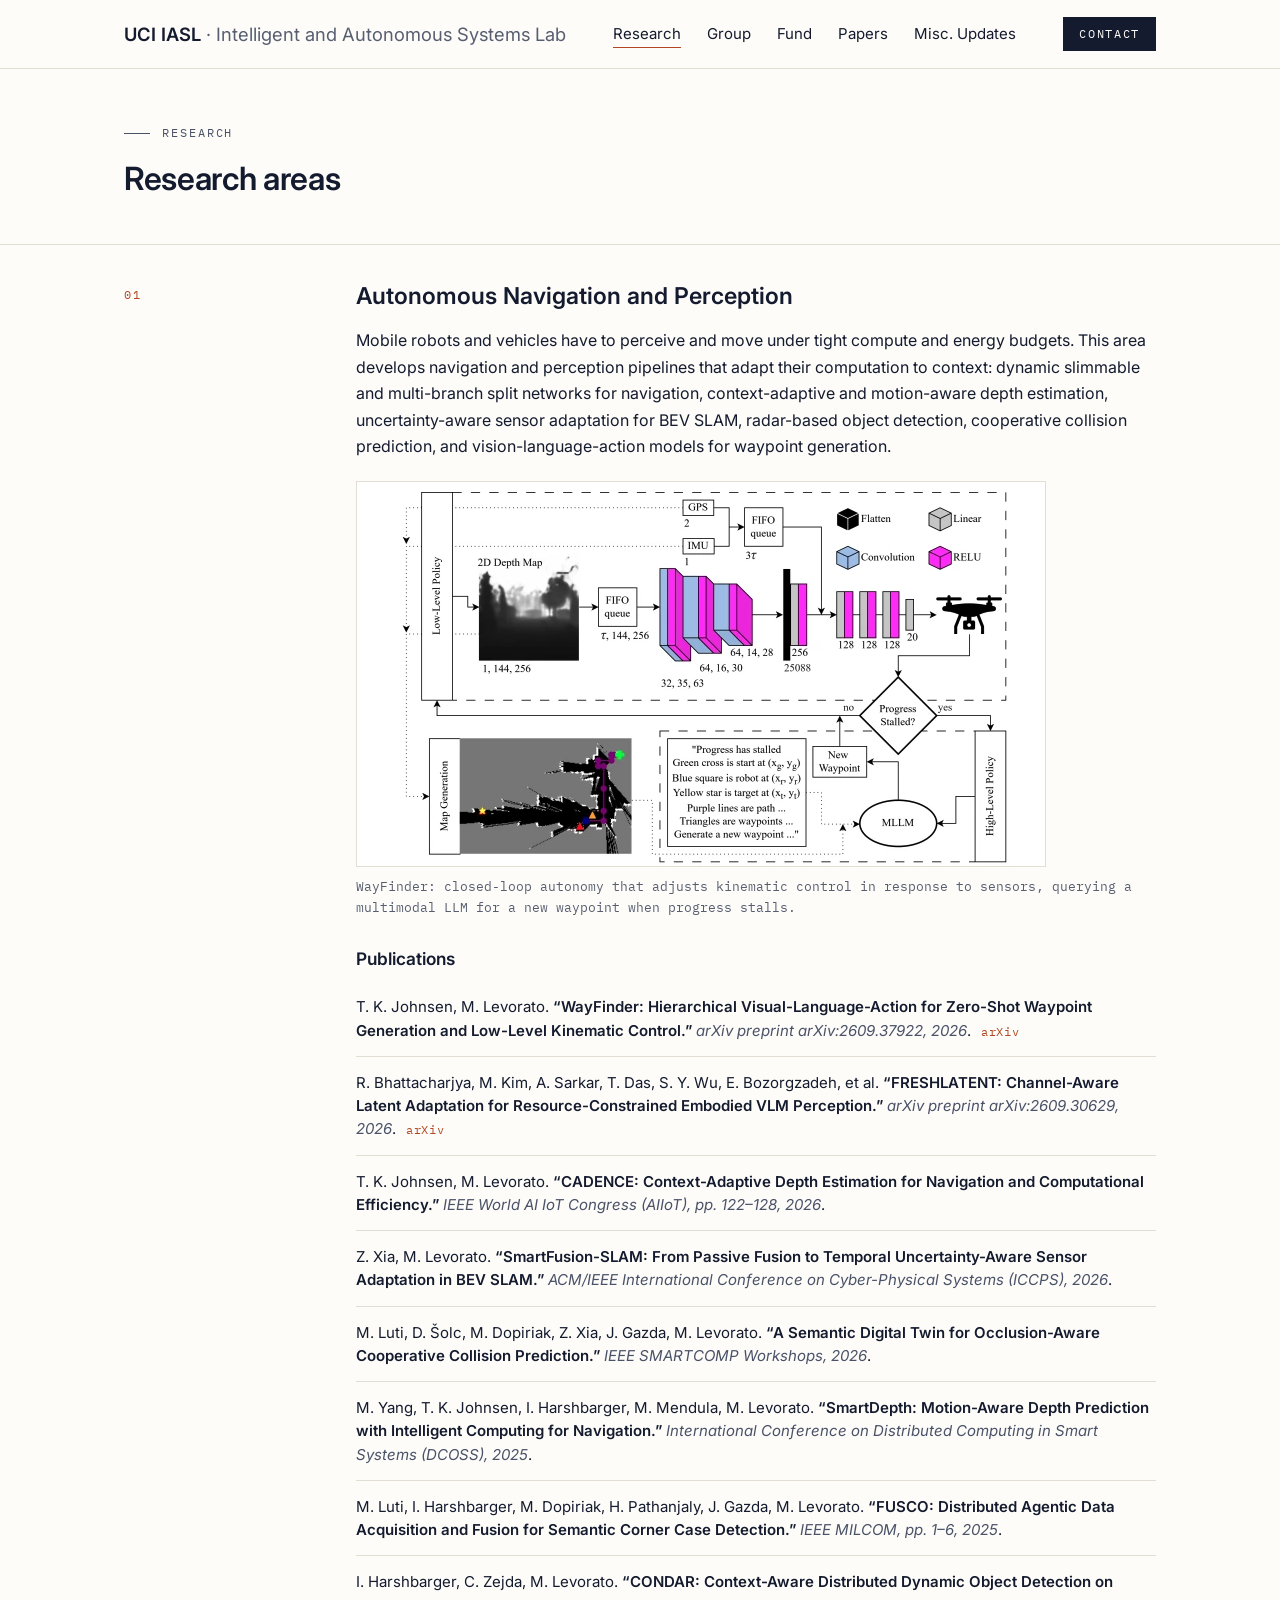
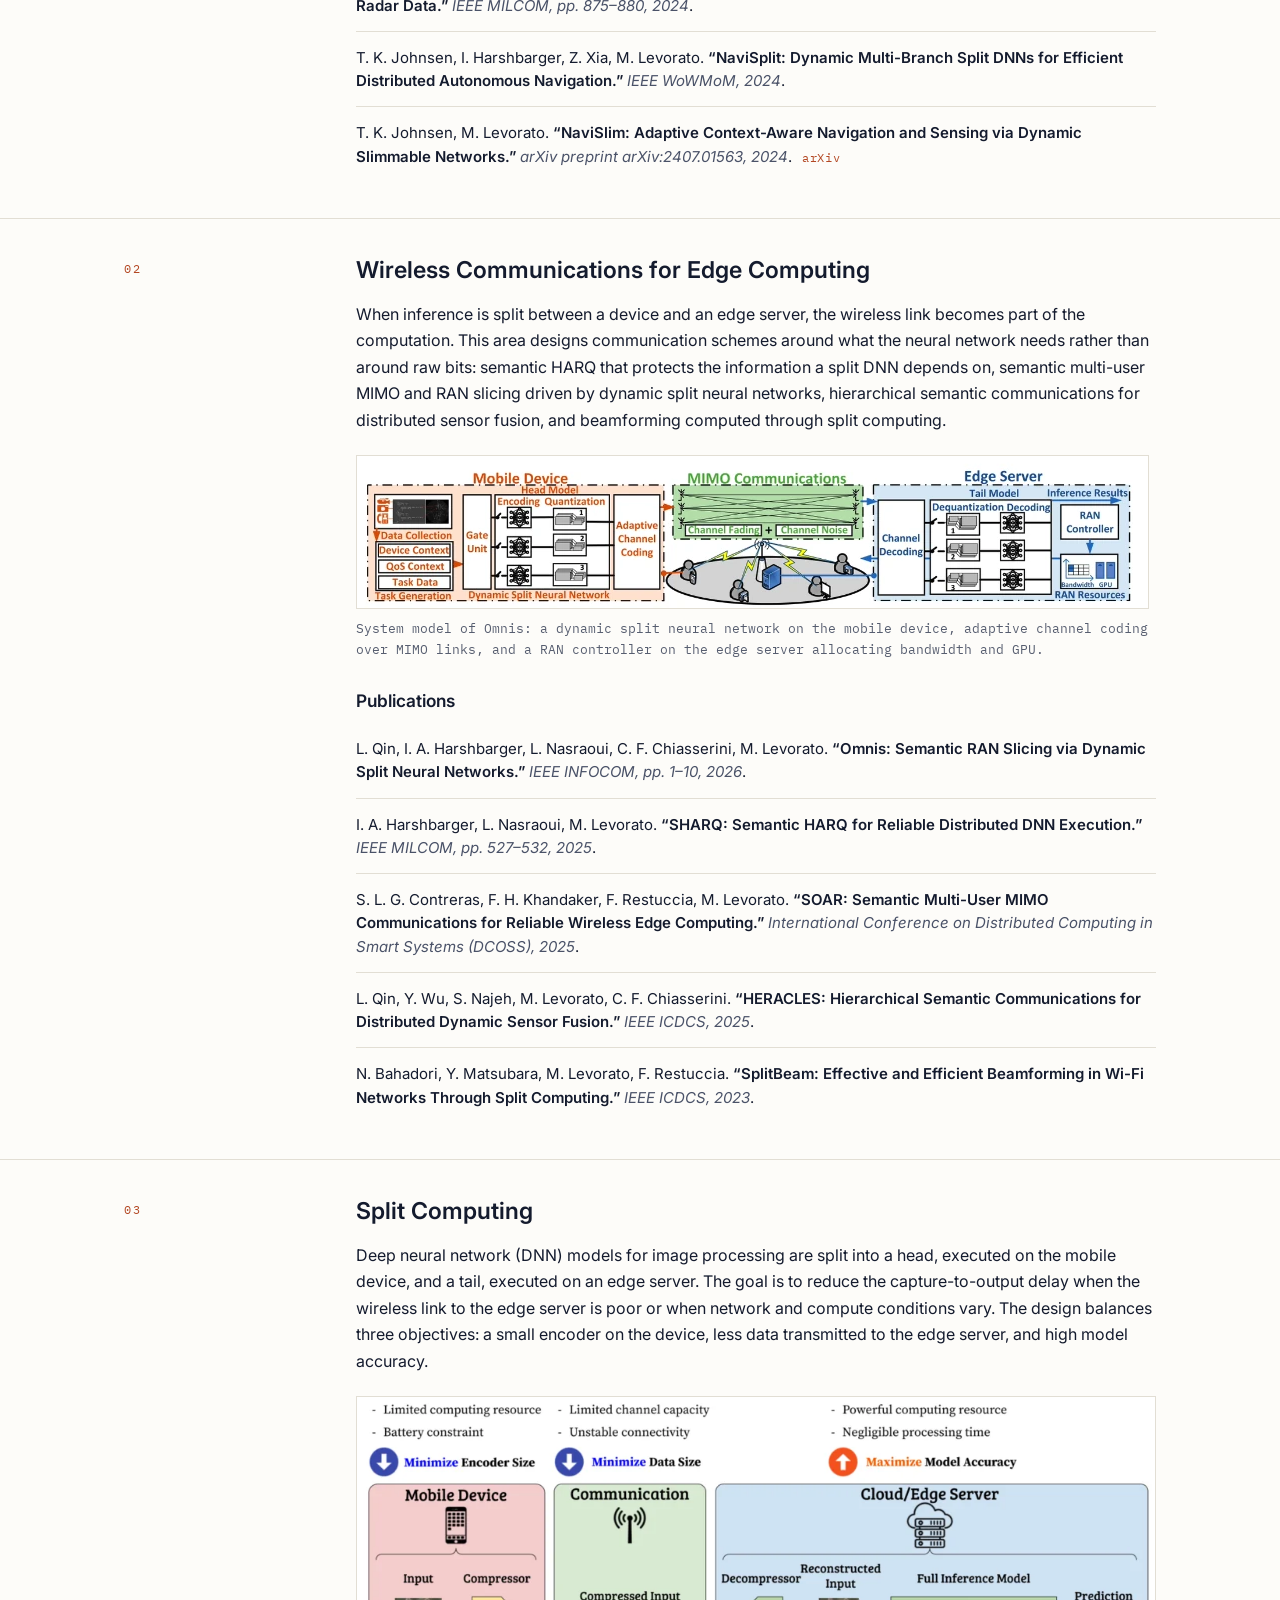
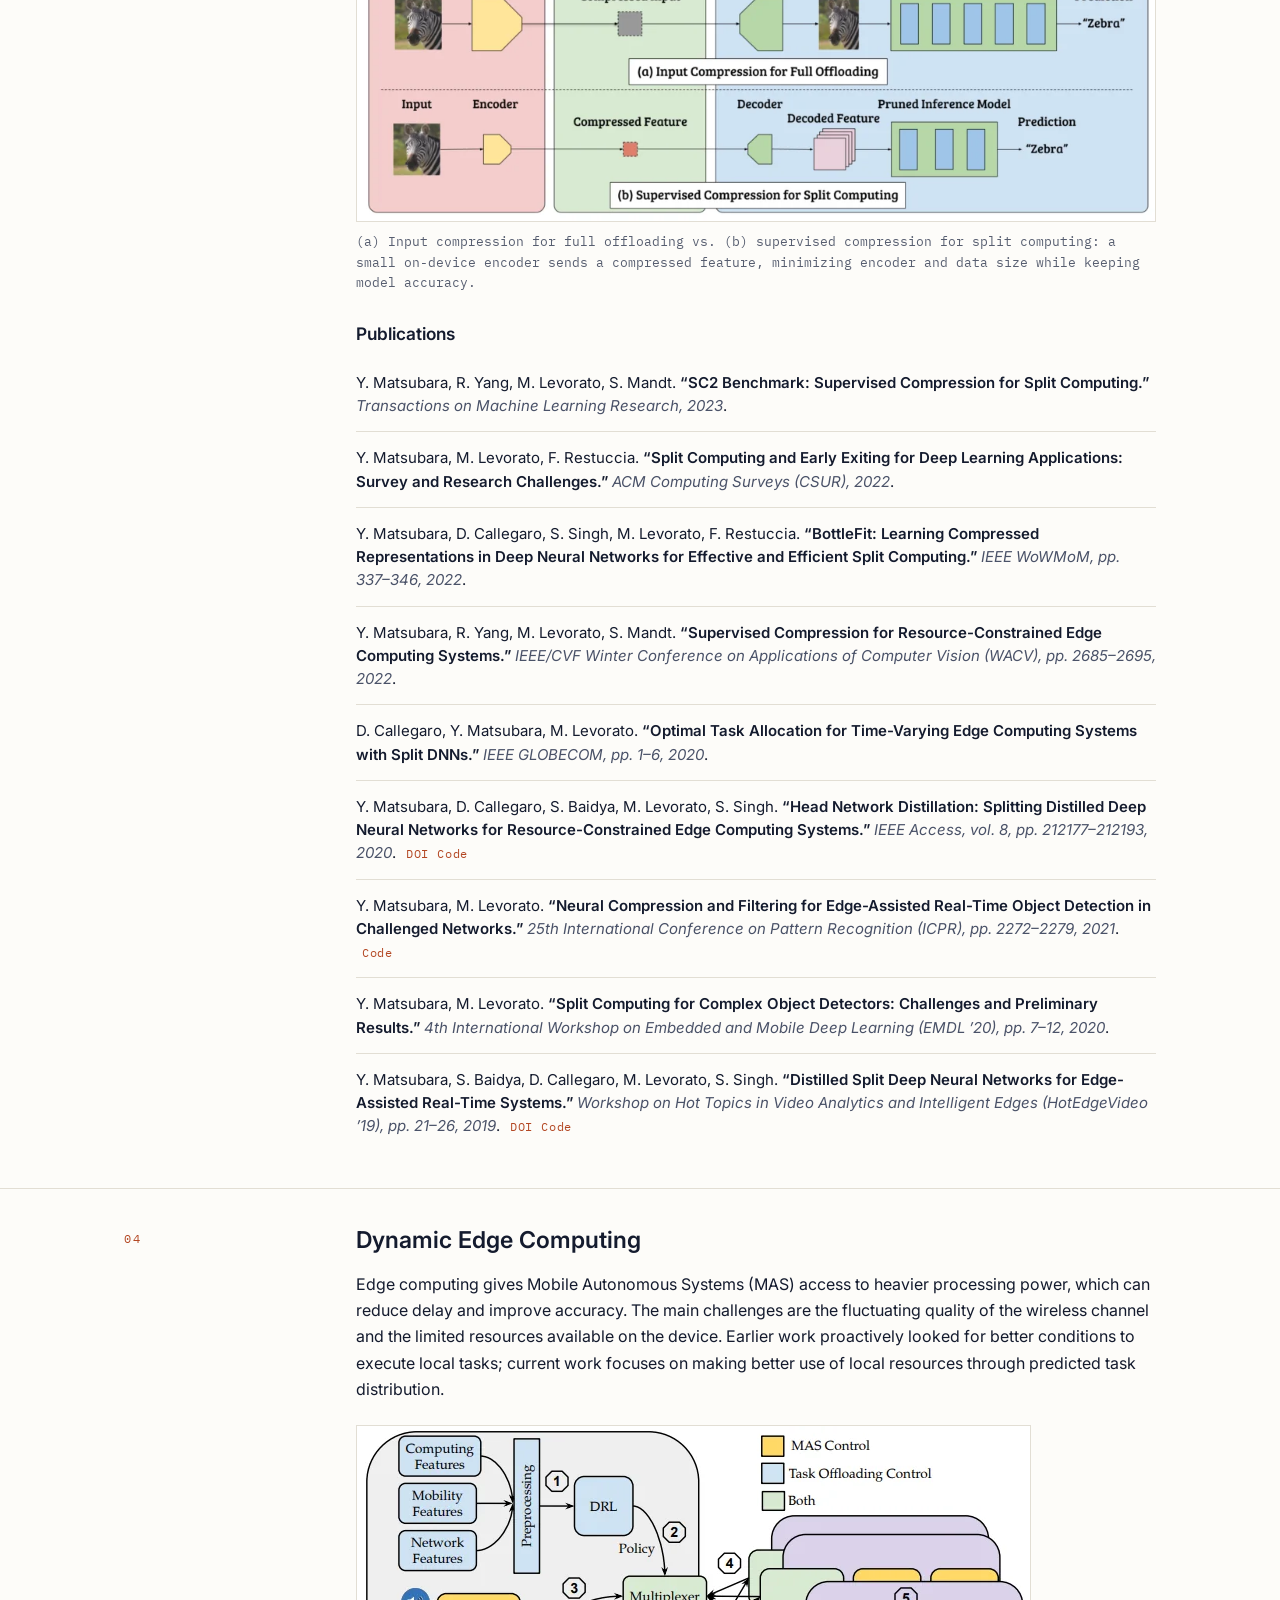
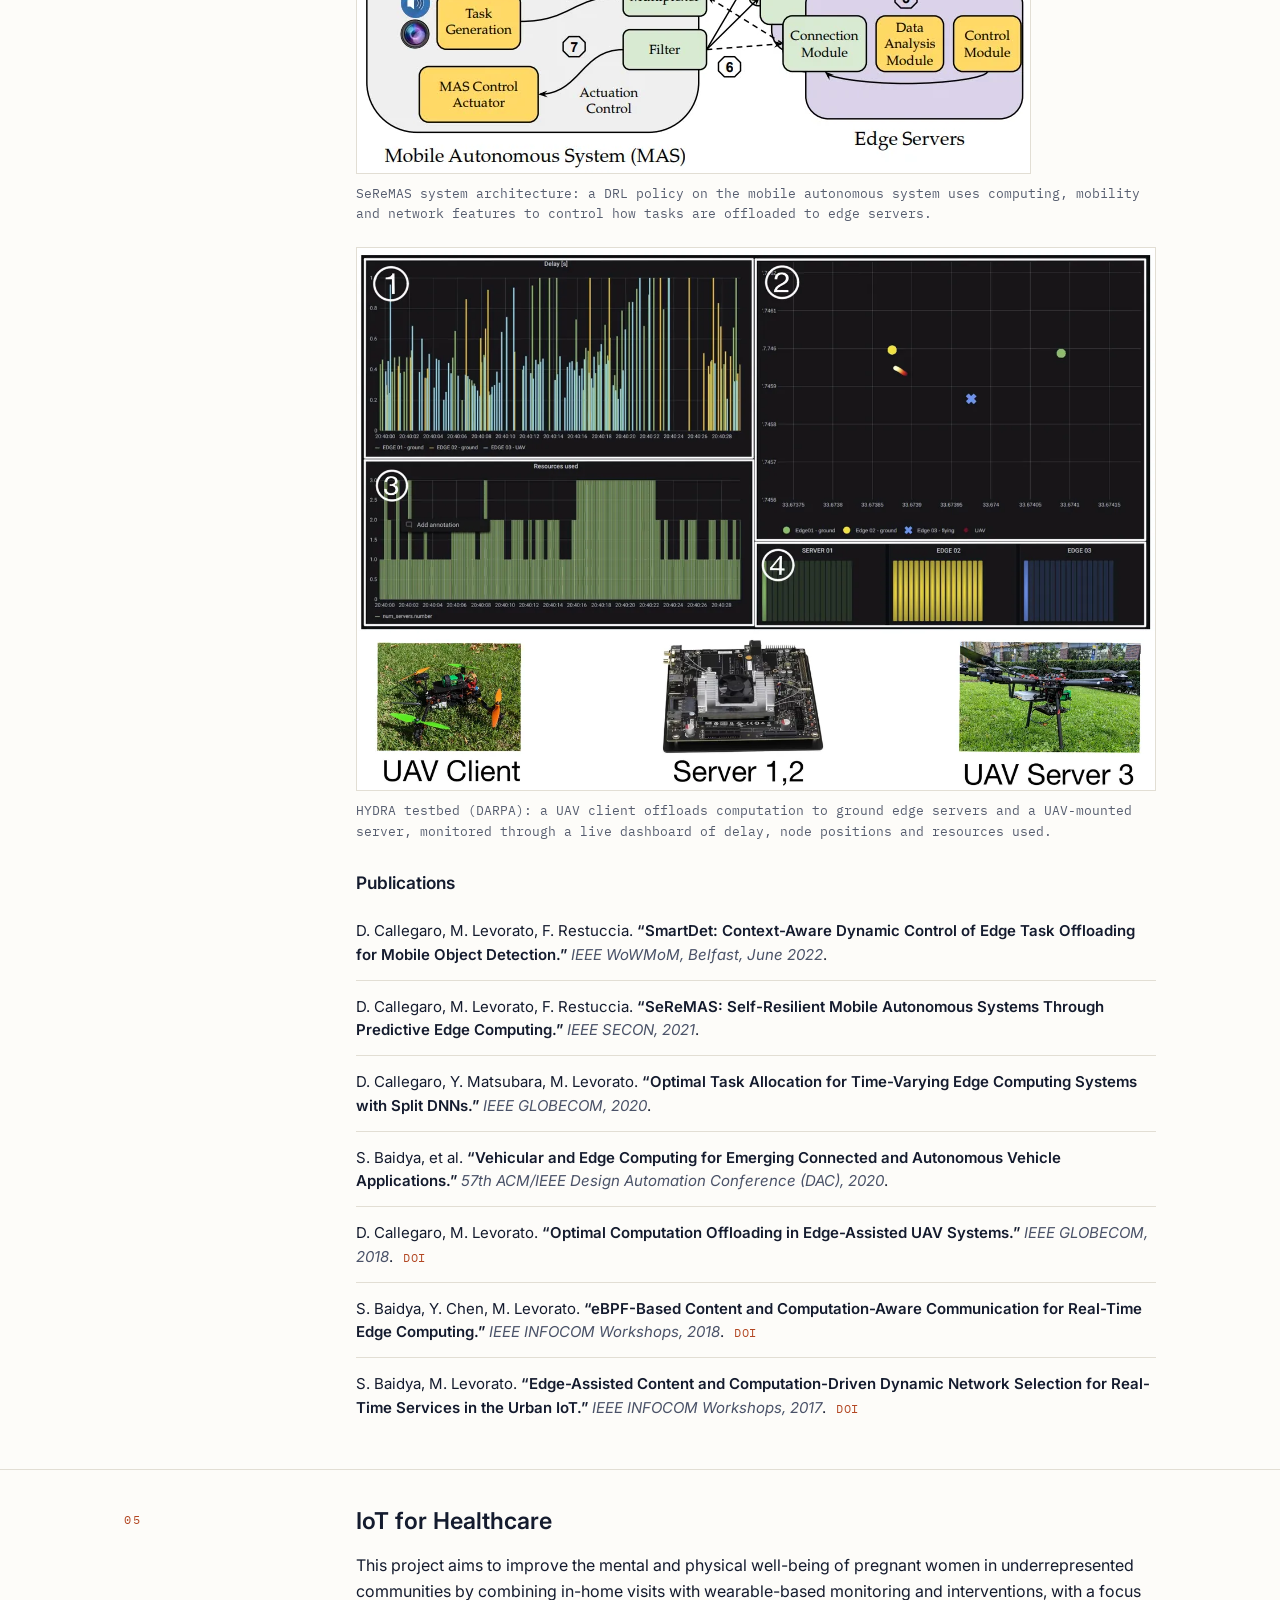
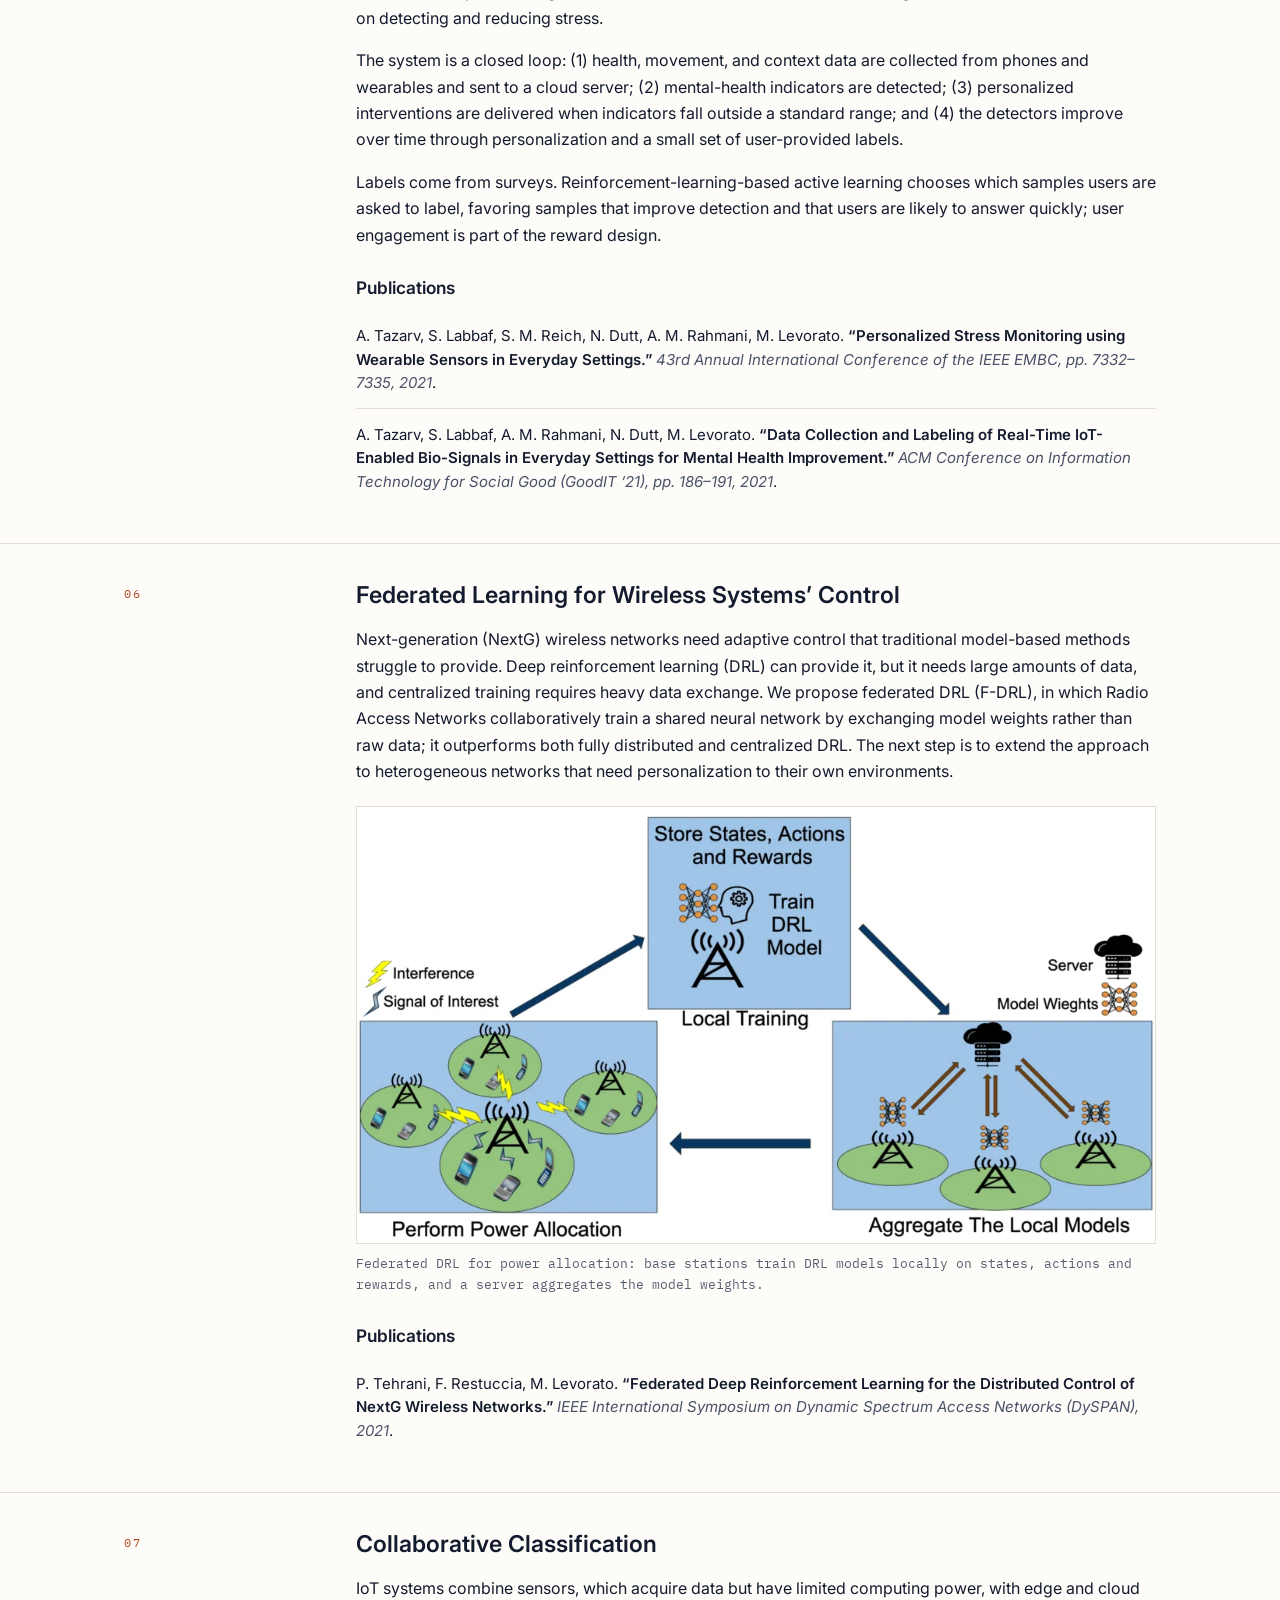
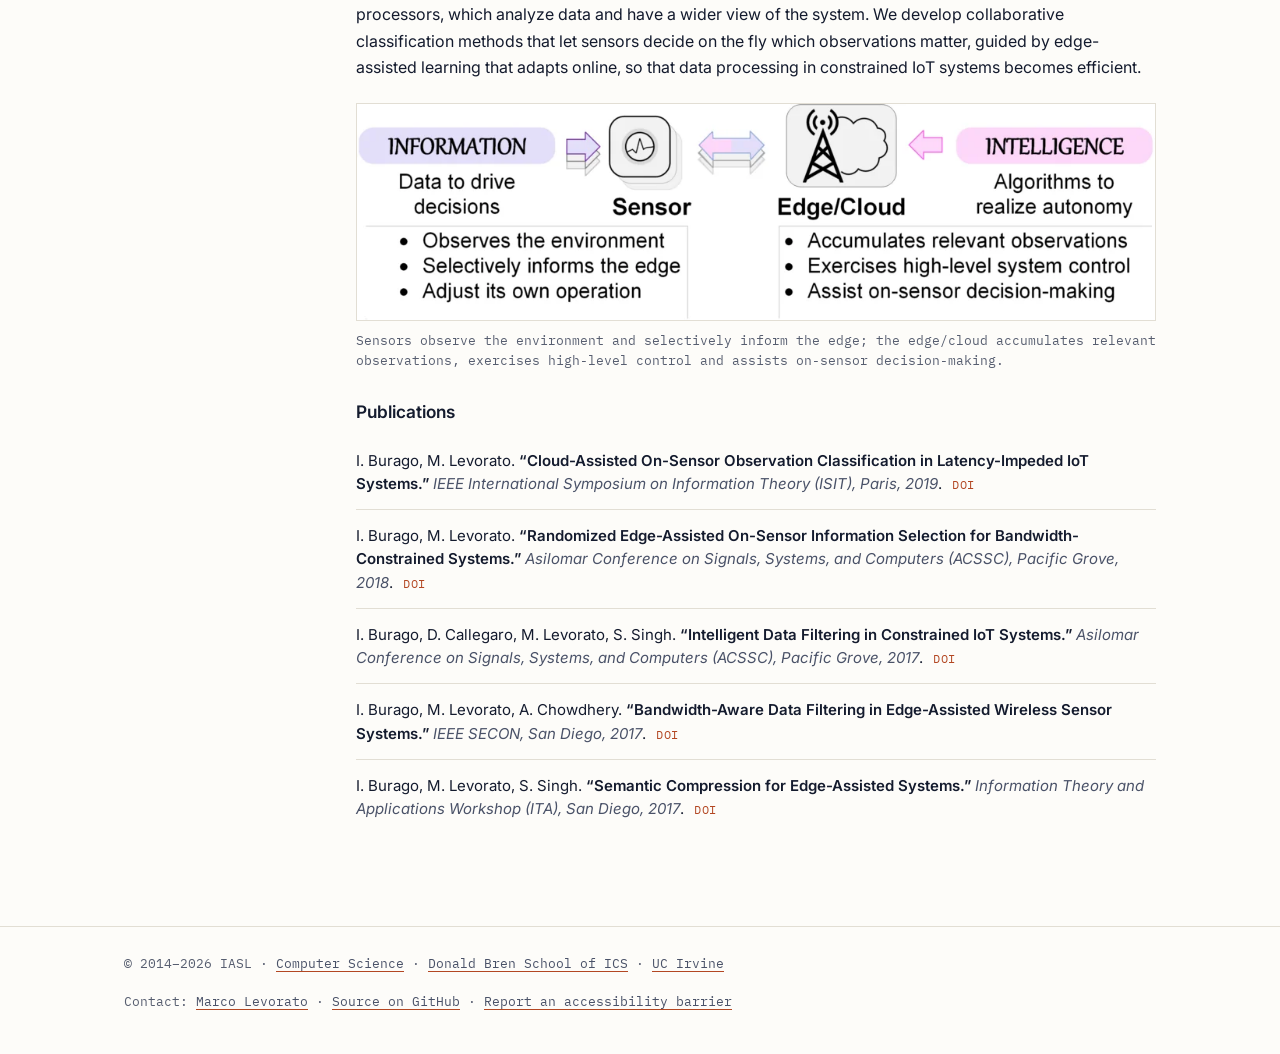
<file: research.html>
<!doctype html>
<html lang="en">
<head>
<meta charset="utf-8">
<meta name="viewport" content="width=device-width, initial-scale=1">
<title>Research — UCI IASL</title>
<meta name="description" content="Intelligent and Autonomous Systems Lab, University of California, Irvine">
<link rel="icon" href="favicon.ico">
<link rel="preconnect" href="https://fonts.googleapis.com">
<link rel="preconnect" href="https://fonts.gstatic.com" crossorigin>
<link href="https://fonts.googleapis.com/css2?family=IBM+Plex+Mono:wght@400;500&family=Inter:ital,wght@0,400;0,500;0,600;1,400&display=swap" rel="stylesheet">
<link rel="stylesheet" href="css/style.css">
</head>
<body>
<a class="skip-link" href="#main">Skip to main content</a>

<header class="site-header">
  <div class="wrap">
    <a class="brand" href="index.html">UCI IASL <span>· Intelligent and Autonomous Systems Lab</span></a>
    <nav class="nav"><a href="research.html" aria-current="page">Research</a><a href="group.html">Group</a><a href="fund.html">Fund</a><a href="papers.html">Papers</a><a href="updates.html">Misc. Updates</a></nav>
    <a class="btn" href="contact.html">Contact</a>
  </div>
</header>

<main id="main" tabindex="-1">
<section class="page-head">
  <div class="wrap">
    <p class="kicker">Research</p>
    <h1>Research areas</h1>
  </div>
</section>
<section class="section" id="autonomous-navigation">
  <div class="wrap split">
    <p class="label">01</p>
    <div>
      <h2>Autonomous Navigation and Perception</h2>
      <p>Mobile robots and vehicles have to perceive and move under tight compute and energy budgets. This area develops navigation and perception pipelines that adapt their computation to context: dynamic slimmable and multi-branch split networks for navigation, context-adaptive and motion-aware depth estimation, uncertainty-aware sensor adaptation for BEV SLAM, radar-based object detection, cooperative collision prediction, and vision-language-action models for waypoint generation.</p>
      <figure class="fig">
        <img src="img/research/wayfinder.webp" width="688" height="384" loading="lazy" alt="WayFinder closed-loop autonomy: a low-level policy maps depth, GPS and IMU input to drone control; when progress stalls, a multimodal LLM generates a new waypoint from the map">
        <figcaption>WayFinder: closed-loop autonomy that adjusts kinematic control in response to sensors, querying a multimodal LLM for a new waypoint when progress stalls.</figcaption>
      </figure>
      <h3>Publications</h3>
      <ul class="plain pubs">
        <li>T. K. Johnsen, M. Levorato. <span class="t">“WayFinder: Hierarchical Visual-Language-Action for Zero-Shot Waypoint Generation and Low-Level Kinematic Control.”</span> <span class="v">arXiv preprint arXiv:2609.37922, 2026</span>. <span class="links"><a href="https://arxiv.org/abs/2609.37922" aria-label="arXiv: WayFinder: Hierarchical Visual-Language-Action for Zero-Shot Waypoint Generation and Low-Level Kinematic Control">arXiv</a></span></li><li>R. Bhattacharjya, M. Kim, A. Sarkar, T. Das, S. Y. Wu, E. Bozorgzadeh, et al. <span class="t">“FRESHLATENT: Channel-Aware Latent Adaptation for Resource-Constrained Embodied VLM Perception.”</span> <span class="v">arXiv preprint arXiv:2609.30629, 2026</span>. <span class="links"><a href="https://arxiv.org/abs/2609.30629" aria-label="arXiv: FRESHLATENT: Channel-Aware Latent Adaptation for Resource-Constrained Embodied VLM Perception">arXiv</a></span></li><li>T. K. Johnsen, M. Levorato. <span class="t">“CADENCE: Context-Adaptive Depth Estimation for Navigation and Computational Efficiency.”</span> <span class="v">IEEE World AI IoT Congress (AIIoT), pp. 122–128, 2026</span>.</li><li>Z. Xia, M. Levorato. <span class="t">“SmartFusion-SLAM: From Passive Fusion to Temporal Uncertainty-Aware Sensor Adaptation in BEV SLAM.”</span> <span class="v">ACM/IEEE International Conference on Cyber-Physical Systems (ICCPS), 2026</span>.</li><li>M. Luti, D. Šolc, M. Dopiriak, Z. Xia, J. Gazda, M. Levorato. <span class="t">“A Semantic Digital Twin for Occlusion-Aware Cooperative Collision Prediction.”</span> <span class="v">IEEE SMARTCOMP Workshops, 2026</span>.</li><li>M. Yang, T. K. Johnsen, I. Harshbarger, M. Mendula, M. Levorato. <span class="t">“SmartDepth: Motion-Aware Depth Prediction with Intelligent Computing for Navigation.”</span> <span class="v">International Conference on Distributed Computing in Smart Systems (DCOSS), 2025</span>.</li><li>M. Luti, I. Harshbarger, M. Dopiriak, H. Pathanjaly, J. Gazda, M. Levorato. <span class="t">“FUSCO: Distributed Agentic Data Acquisition and Fusion for Semantic Corner Case Detection.”</span> <span class="v">IEEE MILCOM, pp. 1–6, 2025</span>.</li><li>I. Harshbarger, C. Zejda, M. Levorato. <span class="t">“CONDAR: Context-Aware Distributed Dynamic Object Detection on Radar Data.”</span> <span class="v">IEEE MILCOM, pp. 875–880, 2024</span>.</li><li>T. K. Johnsen, I. Harshbarger, Z. Xia, M. Levorato. <span class="t">“NaviSplit: Dynamic Multi-Branch Split DNNs for Efficient Distributed Autonomous Navigation.”</span> <span class="v">IEEE WoWMoM, 2024</span>.</li><li>T. K. Johnsen, M. Levorato. <span class="t">“NaviSlim: Adaptive Context-Aware Navigation and Sensing via Dynamic Slimmable Networks.”</span> <span class="v">arXiv preprint arXiv:2407.01563, 2024</span>. <span class="links"><a href="https://arxiv.org/abs/2407.01563" aria-label="arXiv: NaviSlim: Adaptive Context-Aware Navigation and Sensing via Dynamic Slimmable Networks">arXiv</a></span></li>
      </ul>
    </div>
  </div>
</section>
<section class="section" id="wireless-edge">
  <div class="wrap split">
    <p class="label">02</p>
    <div>
      <h2>Wireless Communications for Edge Computing</h2>
      <p>When inference is split between a device and an edge server, the wireless link becomes part of the computation. This area designs communication schemes around what the neural network needs rather than around raw bits: semantic HARQ that protects the information a split DNN depends on, semantic multi-user MIMO and RAN slicing driven by dynamic split neural networks, hierarchical semantic communications for distributed sensor fusion, and beamforming computed through split computing.</p>
      <figure class="fig">
        <img src="img/research/omnis-system-model.webp" width="791" height="152" loading="lazy" alt="OMNIS system model: a dynamic split neural network on the mobile device, MIMO communications with fading and noise, and the tail model and RAN controller on the edge server">
        <figcaption>System model of Omnis: a dynamic split neural network on the mobile device, adaptive channel coding over MIMO links, and a RAN controller on the edge server allocating bandwidth and GPU.</figcaption>
      </figure>
      <h3>Publications</h3>
      <ul class="plain pubs">
        <li>L. Qin, I. A. Harshbarger, L. Nasraoui, C. F. Chiasserini, M. Levorato. <span class="t">“Omnis: Semantic RAN Slicing via Dynamic Split Neural Networks.”</span> <span class="v">IEEE INFOCOM, pp. 1–10, 2026</span>.</li><li>I. A. Harshbarger, L. Nasraoui, M. Levorato. <span class="t">“SHARQ: Semantic HARQ for Reliable Distributed DNN Execution.”</span> <span class="v">IEEE MILCOM, pp. 527–532, 2025</span>.</li><li>S. L. G. Contreras, F. H. Khandaker, F. Restuccia, M. Levorato. <span class="t">“SOAR: Semantic Multi-User MIMO Communications for Reliable Wireless Edge Computing.”</span> <span class="v">International Conference on Distributed Computing in Smart Systems (DCOSS), 2025</span>.</li><li>L. Qin, Y. Wu, S. Najeh, M. Levorato, C. F. Chiasserini. <span class="t">“HERACLES: Hierarchical Semantic Communications for Distributed Dynamic Sensor Fusion.”</span> <span class="v">IEEE ICDCS, 2025</span>.</li><li>N. Bahadori, Y. Matsubara, M. Levorato, F. Restuccia. <span class="t">“SplitBeam: Effective and Efficient Beamforming in Wi-Fi Networks Through Split Computing.”</span> <span class="v">IEEE ICDCS, 2023</span>.</li>
      </ul>
    </div>
  </div>
</section>
<section class="section" id="split-computing">
  <div class="wrap split">
    <p class="label">03</p>
    <div>
      <h2>Split Computing</h2>
      <p>Deep neural network (DNN) models for image processing are split into a head, executed on the mobile device, and a tail, executed on an edge server. The goal is to reduce the capture-to-output delay when the wireless link to the edge server is poor or when network and compute conditions vary. The design balances three objectives: a small encoder on the device, less data transmitted to the edge server, and high model accuracy.</p>
      <figure class="fig">
        <img src="img/research/split-computing.webp" width="1024" height="544" loading="lazy" alt="Diagram comparing input compression for full offloading with supervised compression for split computing across mobile device, communication link and edge server">
        <figcaption>(a) Input compression for full offloading vs. (b) supervised compression for split computing: a small on-device encoder sends a compressed feature, minimizing encoder and data size while keeping model accuracy.</figcaption>
      </figure>
      <h3>Publications</h3>
      <ul class="plain pubs">
        <li>Y. Matsubara, R. Yang, M. Levorato, S. Mandt. <span class="t">“SC2 Benchmark: Supervised Compression for Split Computing.”</span> <span class="v">Transactions on Machine Learning Research, 2023</span>.</li><li>Y. Matsubara, M. Levorato, F. Restuccia. <span class="t">“Split Computing and Early Exiting for Deep Learning Applications: Survey and Research Challenges.”</span> <span class="v">ACM Computing Surveys (CSUR), 2022</span>.</li><li>Y. Matsubara, D. Callegaro, S. Singh, M. Levorato, F. Restuccia. <span class="t">“BottleFit: Learning Compressed Representations in Deep Neural Networks for Effective and Efficient Split Computing.”</span> <span class="v">IEEE WoWMoM, pp. 337–346, 2022</span>.</li><li>Y. Matsubara, R. Yang, M. Levorato, S. Mandt. <span class="t">“Supervised Compression for Resource-Constrained Edge Computing Systems.”</span> <span class="v">IEEE/CVF Winter Conference on Applications of Computer Vision (WACV), pp. 2685–2695, 2022</span>.</li><li>D. Callegaro, Y. Matsubara, M. Levorato. <span class="t">“Optimal Task Allocation for Time-Varying Edge Computing Systems with Split DNNs.”</span> <span class="v">IEEE GLOBECOM, pp. 1–6, 2020</span>.</li><li>Y. Matsubara, D. Callegaro, S. Baidya, M. Levorato, S. Singh. <span class="t">“Head Network Distillation: Splitting Distilled Deep Neural Networks for Resource-Constrained Edge Computing Systems.”</span> <span class="v">IEEE Access, vol. 8, pp. 212177–212193, 2020</span>. <span class="links"><a href="https://doi.org/10.1109/ACCESS.2020.3039714" aria-label="DOI: Head Network Distillation: Splitting Distilled Deep Neural Networks for Resource-Constrained Edge Computing Systems">DOI</a><a href="https://github.com/yoshitomo-matsubara/head-network-distillation" aria-label="Code: Head Network Distillation: Splitting Distilled Deep Neural Networks for Resource-Constrained Edge Computing Systems">Code</a></span></li><li>Y. Matsubara, M. Levorato. <span class="t">“Neural Compression and Filtering for Edge-Assisted Real-Time Object Detection in Challenged Networks.”</span> <span class="v">25th International Conference on Pattern Recognition (ICPR), pp. 2272–2279, 2021</span>. <span class="links"><a href="https://github.com/yoshitomo-matsubara/hnd-ghnd-object-detectors" aria-label="Code: Neural Compression and Filtering for Edge-Assisted Real-Time Object Detection in Challenged Networks">Code</a></span></li><li>Y. Matsubara, M. Levorato. <span class="t">“Split Computing for Complex Object Detectors: Challenges and Preliminary Results.”</span> <span class="v">4th International Workshop on Embedded and Mobile Deep Learning (EMDL ’20), pp. 7–12, 2020</span>.</li><li>Y. Matsubara, S. Baidya, D. Callegaro, M. Levorato, S. Singh. <span class="t">“Distilled Split Deep Neural Networks for Edge-Assisted Real-Time Systems.”</span> <span class="v">Workshop on Hot Topics in Video Analytics and Intelligent Edges (HotEdgeVideo ’19), pp. 21–26, 2019</span>. <span class="links"><a href="https://doi.org/10.1145/3349614.3356022" aria-label="DOI: Distilled Split Deep Neural Networks for Edge-Assisted Real-Time Systems">DOI</a><a href="https://github.com/yoshitomo-matsubara/head-network-distillation" aria-label="Code: Distilled Split Deep Neural Networks for Edge-Assisted Real-Time Systems">Code</a></span></li>
      </ul>
    </div>
  </div>
</section>
<section class="section" id="dynamic-edge-computing">
  <div class="wrap split">
    <p class="label">04</p>
    <div>
      <h2>Dynamic Edge Computing</h2>
      <p>Edge computing gives Mobile Autonomous Systems (MAS) access to heavier processing power, which can reduce delay and improve accuracy. The main challenges are the fluctuating quality of the wireless channel and the limited resources available on the device. Earlier work proactively looked for better conditions to execute local tasks; current work focuses on making better use of local resources through predicted task distribution.</p>
      <figure class="fig">
        <img src="img/research/seremas-architecture.webp" width="673" height="347" loading="lazy" alt="SeReMAS system architecture: DRL policy on the mobile autonomous system controls task offloading to edge servers">
        <figcaption>SeReMAS system architecture: a DRL policy on the mobile autonomous system uses computing, mobility and network features to control how tasks are offloaded to edge servers.</figcaption>
      </figure>
      <figure class="fig">
        <img src="img/research/hydra-testbed.webp" width="1400" height="951" loading="lazy" alt="HYDRA testbed: dashboard of offloading delay, node positions and resources used, above photos of the UAV client, two ground edge servers and a UAV-mounted edge server">
        <figcaption>HYDRA testbed (DARPA): a UAV client offloads computation to ground edge servers and a UAV-mounted server, monitored through a live dashboard of delay, node positions and resources used.</figcaption>
      </figure>
      <h3>Publications</h3>
      <ul class="plain pubs">
        <li>D. Callegaro, M. Levorato, F. Restuccia. <span class="t">“SmartDet: Context-Aware Dynamic Control of Edge Task Offloading for Mobile Object Detection.”</span> <span class="v">IEEE WoWMoM, Belfast, June 2022</span>.</li><li>D. Callegaro, M. Levorato, F. Restuccia. <span class="t">“SeReMAS: Self-Resilient Mobile Autonomous Systems Through Predictive Edge Computing.”</span> <span class="v">IEEE SECON, 2021</span>.</li><li>D. Callegaro, Y. Matsubara, M. Levorato. <span class="t">“Optimal Task Allocation for Time-Varying Edge Computing Systems with Split DNNs.”</span> <span class="v">IEEE GLOBECOM, 2020</span>.</li><li>S. Baidya, et al. <span class="t">“Vehicular and Edge Computing for Emerging Connected and Autonomous Vehicle Applications.”</span> <span class="v">57th ACM/IEEE Design Automation Conference (DAC), 2020</span>.</li><li>D. Callegaro, M. Levorato. <span class="t">“Optimal Computation Offloading in Edge-Assisted UAV Systems.”</span> <span class="v">IEEE GLOBECOM, 2018</span>. <span class="links"><a href="https://doi.org/10.1109/glocom.2018.8648099" aria-label="DOI: Optimal Computation Offloading in Edge-Assisted UAV Systems">DOI</a></span></li><li>S. Baidya, Y. Chen, M. Levorato. <span class="t">“eBPF-Based Content and Computation-Aware Communication for Real-Time Edge Computing.”</span> <span class="v">IEEE INFOCOM Workshops, 2018</span>. <span class="links"><a href="https://doi.org/10.1109/infcomw.2018.8407006" aria-label="DOI: eBPF-Based Content and Computation-Aware Communication for Real-Time Edge Computing">DOI</a></span></li><li>S. Baidya, M. Levorato. <span class="t">“Edge-Assisted Content and Computation-Driven Dynamic Network Selection for Real-Time Services in the Urban IoT.”</span> <span class="v">IEEE INFOCOM Workshops, 2017</span>. <span class="links"><a href="https://doi.org/10.1109/infcomw.2017.8116478" aria-label="DOI: Edge-Assisted Content and Computation-Driven Dynamic Network Selection for Real-Time Services in the Urban IoT">DOI</a></span></li>
      </ul>
    </div>
  </div>
</section>
<section class="section" id="iot-healthcare">
  <div class="wrap split">
    <p class="label">05</p>
    <div>
      <h2>IoT for Healthcare</h2>
      <p>This project aims to improve the mental and physical well-being of pregnant women in underrepresented communities by combining in-home visits with wearable-based monitoring and interventions, with a focus on detecting and reducing stress.</p>
      <p>The system is a closed loop: (1) health, movement, and context data are collected from phones and wearables and sent to a cloud server; (2) mental-health indicators are detected; (3) personalized interventions are delivered when indicators fall outside a standard range; and (4) the detectors improve over time through personalization and a small set of user-provided labels.</p>
      <p>Labels come from surveys. Reinforcement-learning-based active learning chooses which samples users are asked to label, favoring samples that improve detection and that users are likely to answer quickly; user engagement is part of the reward design.</p>
      <h3>Publications</h3>
      <ul class="plain pubs">
        <li>A. Tazarv, S. Labbaf, S. M. Reich, N. Dutt, A. M. Rahmani, M. Levorato. <span class="t">“Personalized Stress Monitoring using Wearable Sensors in Everyday Settings.”</span> <span class="v">43rd Annual International Conference of the IEEE EMBC, pp. 7332–7335, 2021</span>.</li><li>A. Tazarv, S. Labbaf, A. M. Rahmani, N. Dutt, M. Levorato. <span class="t">“Data Collection and Labeling of Real-Time IoT-Enabled Bio-Signals in Everyday Settings for Mental Health Improvement.”</span> <span class="v">ACM Conference on Information Technology for Social Good (GoodIT ’21), pp. 186–191, 2021</span>.</li>
      </ul>
    </div>
  </div>
</section>
<section class="section" id="federated-learning">
  <div class="wrap split">
    <p class="label">06</p>
    <div>
      <h2>Federated Learning for Wireless Systems’ Control</h2>
      <p>Next-generation (NextG) wireless networks need adaptive control that traditional model-based methods struggle to provide. Deep reinforcement learning (DRL) can provide it, but it needs large amounts of data, and centralized training requires heavy data exchange. We propose federated DRL (F-DRL), in which Radio Access Networks collaboratively train a shared neural network by exchanging model weights rather than raw data; it outperforms both fully distributed and centralized DRL. The next step is to extend the approach to heterogeneous networks that need personalization to their own environments.</p>
      <figure class="fig">
        <img src="img/research/federated-drl.webp" width="1024" height="559" loading="lazy" alt="Federated deep reinforcement learning loop: local training at base stations, aggregation of local models at a server, and power allocation">
        <figcaption>Federated DRL for power allocation: base stations train DRL models locally on states, actions and rewards, and a server aggregates the model weights.</figcaption>
      </figure>
      <h3>Publications</h3>
      <ul class="plain pubs">
        <li>P. Tehrani, F. Restuccia, M. Levorato. <span class="t">“Federated Deep Reinforcement Learning for the Distributed Control of NextG Wireless Networks.”</span> <span class="v">IEEE International Symposium on Dynamic Spectrum Access Networks (DySPAN), 2021</span>.</li>
      </ul>
    </div>
  </div>
</section>
<section class="section" id="collaborative-classification">
  <div class="wrap split">
    <p class="label">07</p>
    <div>
      <h2>Collaborative Classification</h2>
      <p>IoT systems combine sensors, which acquire data but have limited computing power, with edge and cloud processors, which analyze data and have a wider view of the system. We develop collaborative classification methods that let sensors decide on the fly which observations matter, guided by edge-assisted learning that adapts online, so that data processing in constrained IoT systems becomes efficient.</p>
      <figure class="fig">
        <img src="img/research/collaborative-classification.webp" width="1024" height="277" loading="lazy" alt="Sensor and edge/cloud roles: the sensor observes and selectively informs the edge; the edge accumulates observations and assists on-sensor decisions">
        <figcaption>Sensors observe the environment and selectively inform the edge; the edge/cloud accumulates relevant observations, exercises high-level control and assists on-sensor decision-making.</figcaption>
      </figure>
      <h3>Publications</h3>
      <ul class="plain pubs">
        <li>I. Burago, M. Levorato. <span class="t">“Cloud-Assisted On-Sensor Observation Classification in Latency-Impeded IoT Systems.”</span> <span class="v">IEEE International Symposium on Information Theory (ISIT), Paris, 2019</span>. <span class="links"><a href="https://doi.org/10.1109/isit.2019.8849760" aria-label="DOI: Cloud-Assisted On-Sensor Observation Classification in Latency-Impeded IoT Systems">DOI</a></span></li><li>I. Burago, M. Levorato. <span class="t">“Randomized Edge-Assisted On-Sensor Information Selection for Bandwidth-Constrained Systems.”</span> <span class="v">Asilomar Conference on Signals, Systems, and Computers (ACSSC), Pacific Grove, 2018</span>. <span class="links"><a href="https://doi.org/10.1109/acssc.2018.8645182" aria-label="DOI: Randomized Edge-Assisted On-Sensor Information Selection for Bandwidth-Constrained Systems">DOI</a></span></li><li>I. Burago, D. Callegaro, M. Levorato, S. Singh. <span class="t">“Intelligent Data Filtering in Constrained IoT Systems.”</span> <span class="v">Asilomar Conference on Signals, Systems, and Computers (ACSSC), Pacific Grove, 2017</span>. <span class="links"><a href="https://doi.org/10.1109/acssc.2017.8335485" aria-label="DOI: Intelligent Data Filtering in Constrained IoT Systems">DOI</a></span></li><li>I. Burago, M. Levorato, A. Chowdhery. <span class="t">“Bandwidth-Aware Data Filtering in Edge-Assisted Wireless Sensor Systems.”</span> <span class="v">IEEE SECON, San Diego, 2017</span>. <span class="links"><a href="https://doi.org/10.1109/sahcn.2017.7964938" aria-label="DOI: Bandwidth-Aware Data Filtering in Edge-Assisted Wireless Sensor Systems">DOI</a></span></li><li>I. Burago, M. Levorato, S. Singh. <span class="t">“Semantic Compression for Edge-Assisted Systems.”</span> <span class="v">Information Theory and Applications Workshop (ITA), San Diego, 2017</span>. <span class="links"><a href="https://doi.org/10.1109/ita.2017.8023457" aria-label="DOI: Semantic Compression for Edge-Assisted Systems">DOI</a></span></li>
      </ul>
    </div>
  </div>
</section>
</main>

<footer class="site-footer">
  <div class="wrap">
    <div>© 2014–2026 IASL · <a href="https://www.cs.uci.edu">Computer Science</a> · <a href="https://www.ics.uci.edu">Donald Bren School of ICS</a> · <a href="https://uci.edu">UC Irvine</a></div>
    <div>Contact: <a href="mailto:levorato@uci.edu" aria-label="Email Marco Levorato">Marco Levorato</a> · <a href="https://github.com/uci-iasl/website">Source on GitHub</a> · <a href="https://accessibility.uci.edu/reporting.php">Report an accessibility barrier</a></div>
  </div>
</footer>

</body>
</html>
</file>
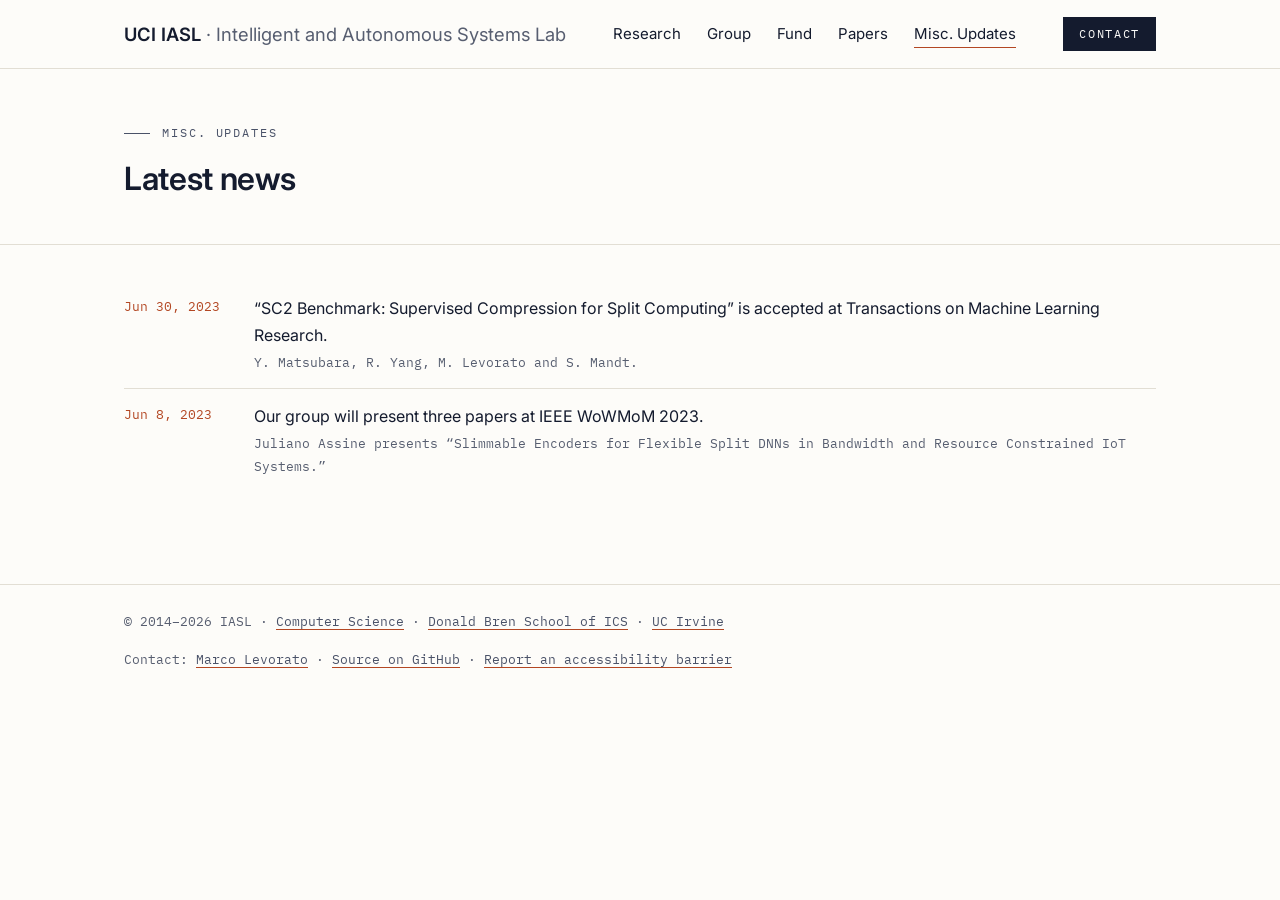
<file: updates.html>
<!doctype html>
<html lang="en">
<head>
<meta charset="utf-8">
<meta name="viewport" content="width=device-width, initial-scale=1">
<title>Misc. Updates — UCI IASL</title>
<meta name="description" content="Intelligent and Autonomous Systems Lab, University of California, Irvine">
<link rel="icon" href="favicon.ico">
<link rel="preconnect" href="https://fonts.googleapis.com">
<link rel="preconnect" href="https://fonts.gstatic.com" crossorigin>
<link href="https://fonts.googleapis.com/css2?family=IBM+Plex+Mono:wght@400;500&family=Inter:ital,wght@0,400;0,500;0,600;1,400&display=swap" rel="stylesheet">
<link rel="stylesheet" href="css/style.css">
</head>
<body>
<a class="skip-link" href="#main">Skip to main content</a>

<header class="site-header">
  <div class="wrap">
    <a class="brand" href="index.html">UCI IASL <span>· Intelligent and Autonomous Systems Lab</span></a>
    <nav class="nav"><a href="research.html">Research</a><a href="group.html">Group</a><a href="fund.html">Fund</a><a href="papers.html">Papers</a><a href="updates.html" aria-current="page">Misc. Updates</a></nav>
    <a class="btn" href="contact.html">Contact</a>
  </div>
</header>

<main id="main" tabindex="-1">
<section class="page-head">
  <div class="wrap">
    <p class="kicker">Misc. Updates</p>
    <h1>Latest news</h1>
  </div>
</section>
<section class="section">
  <div class="wrap">
    <ul class="plain rows">
      <li><div class="when">Jun 30, 2023</div><div><p style="margin:0">“SC2 Benchmark: Supervised Compression for Split Computing” is accepted at Transactions on Machine Learning Research.</p><p class="meta" style="margin:4px 0 0">Y. Matsubara, R. Yang, M. Levorato and S. Mandt.</p></div></li>
      <li><div class="when">Jun 8, 2023</div><div><p style="margin:0">Our group will present three papers at IEEE WoWMoM 2023.</p><p class="meta" style="margin:4px 0 0">Juliano Assine presents “Slimmable Encoders for Flexible Split DNNs in Bandwidth and Resource Constrained IoT Systems.”</p></div></li>
    </ul>
  </div>
</section>
</main>

<footer class="site-footer">
  <div class="wrap">
    <div>© 2014–2026 IASL · <a href="https://www.cs.uci.edu">Computer Science</a> · <a href="https://www.ics.uci.edu">Donald Bren School of ICS</a> · <a href="https://uci.edu">UC Irvine</a></div>
    <div>Contact: <a href="mailto:levorato@uci.edu" aria-label="Email Marco Levorato">Marco Levorato</a> · <a href="https://github.com/uci-iasl/website">Source on GitHub</a> · <a href="https://accessibility.uci.edu/reporting.php">Report an accessibility barrier</a></div>
  </div>
</footer>

</body>
</html>
</file>
<file: css/style.css>
/* IASL — one stylesheet for every page. Edit the tokens below to restyle. */
:root {
  --paper: #fdfcf9;      /* page background (near-white, warm) */
  --ink: #141b2e;        /* primary text, navy */
  --ink-2: #4a5268;      /* secondary text */
  --ink-3: #575e70;      /* muted labels (6.3:1 on --paper) */
  --rule: #e2ded4;       /* hairlines */
  --accent: #b34723;     /* rust accent (5.3:1 on --paper) */
  --accent-on-dark: #e07a54; /* rust on the navy band (5.8:1) */
  --focus: #1d4ed8;      /* keyboard focus ring */
  --band: #121a2e;       /* dark navy band */
  --band-ink: #e9e6de;
  --sans: "Inter", -apple-system, BlinkMacSystemFont, "Segoe UI", Helvetica, Arial, sans-serif;
  --mono: "IBM Plex Mono", ui-monospace, SFMono-Regular, Menlo, Consolas, monospace;
  --max: 1080px;
}

* { box-sizing: border-box; }
html { -webkit-text-size-adjust: 100%; }
body {
  margin: 0;
  background: var(--paper);
  color: var(--ink);
  font: 16px/1.65 var(--sans);
}
a { color: inherit; text-decoration-color: var(--accent); text-decoration-thickness: 1px; text-underline-offset: 3px; }
a:hover { color: var(--accent); }
img { max-width: 100%; height: auto; }

/* ---------- Accessibility ---------- */
/* Visible keyboard focus on every link and control (WCAG 2.4.7) */
:focus-visible { outline: 3px solid var(--focus); outline-offset: 2px; }
.band :focus-visible { outline-color: #ffffff; }
main:focus { outline: none; }
/* Skip link: hidden until a keyboard user tabs to it (WCAG 2.4.1) */
.skip-link {
  position: absolute; left: 16px; top: -100px; z-index: 100;
  background: var(--ink); color: var(--paper); padding: 12px 16px;
  font: 600 14px/1 var(--sans); text-decoration: none;
}
.skip-link:focus { top: 12px; }

.wrap { max-width: var(--max); margin: 0 auto; padding: 0 24px; }

/* ---------- Header ---------- */
.site-header { border-bottom: 1px solid var(--rule); }
.site-header .wrap {
  display: flex; align-items: center; justify-content: space-between;
  gap: 24px; min-height: 68px; flex-wrap: wrap; padding-block: 12px;
}
.brand { font-size: 1.15rem; font-weight: 600; text-decoration: none; white-space: nowrap; }
.brand span { color: var(--ink-3); font-weight: 400; }
@media (max-width: 1100px) { .brand span { display: none; } }
.nav { display: flex; gap: 26px; flex-wrap: wrap; font: 15px/1 var(--sans); }
.nav a { text-decoration: none; color: var(--ink); padding: 6px 0; border-bottom: 1px solid transparent; }
.nav a:hover, .nav a[aria-current] { border-bottom-color: var(--accent); color: var(--ink); }
.btn {
  font: 12px/1 var(--mono); letter-spacing: .14em; text-transform: uppercase;
  background: var(--ink); color: var(--paper); padding: 11px 16px; text-decoration: none;
}
.btn:hover { background: var(--accent); color: #fff; }

/* ---------- Type helpers ---------- */
.kicker {
  font: 12px/1.4 var(--mono); letter-spacing: .16em; text-transform: uppercase;
  color: var(--ink-2); display: flex; align-items: center; gap: 12px; margin: 0 0 18px;
}
.kicker::before { content: ""; width: 26px; height: 1px; background: var(--ink-2); }
.label { font: 12px/1.4 var(--mono); letter-spacing: .16em; text-transform: uppercase; color: var(--accent); margin: 0 0 10px; }
.mono { font-family: var(--mono); font-size: 14px; line-height: 1.7; }
.muted { color: var(--ink-3); }
em.accent { color: var(--accent); }

h1 { font-weight: 600; font-size: 2rem; line-height: 1.2; letter-spacing: -.01em; margin: 0 0 18px; }
h2 { font-weight: 600; font-size: 1.45rem; line-height: 1.3; margin: 0 0 14px; }
h3 { font-weight: 600; font-size: 1.08rem; margin: 26px 0 8px; }
.lede { font-size: 1.1rem; color: var(--ink-2); max-width: 44rem; }

/* ---------- Layout ---------- */
.page-head { padding: 56px 0 28px; }
.section { padding: 36px 0; border-top: 1px solid var(--rule); }
.section:first-of-type { border-top: 0; }
.grid-2 { display: grid; grid-template-columns: 1.6fr 1fr; gap: 56px; }
.aside { border-left: 1px solid var(--rule); padding-left: 32px; }
.aside p:not(.label) { font-style: italic; font-size: 1.05rem; }
@media (max-width: 820px) {
  .grid-2 { grid-template-columns: 1fr; gap: 28px; }
  .aside { border-left: 0; padding-left: 0; border-top: 1px solid var(--rule); padding-top: 24px; }
}

/* Section with a label column on the left (research areas, years, roles) */
.split { display: grid; grid-template-columns: 200px 1fr; gap: 32px; }
.split > .label { padding-top: 6px; }
@media (max-width: 720px) { .split { grid-template-columns: 1fr; gap: 6px; } }

/* ---------- Dark "latest" band ---------- */
.band { background: var(--band); color: var(--band-ink); padding: 40px 0; margin-top: 40px; }
.band .wrap { display: grid; grid-template-columns: 140px repeat(auto-fit, minmax(220px, 1fr)); gap: 0; }
.band .label { color: var(--accent-on-dark); }
.band .all { font: 11px/1 var(--mono); letter-spacing: .16em; text-transform: uppercase; color: #9aa0b0; text-decoration: none; }
.band .item { border-left: 1px solid #2c3550; padding: 0 22px; }
.band .date { font: 12px/1 var(--mono); letter-spacing: .1em; color: var(--accent-on-dark); margin-bottom: 10px; }
.band .item p { margin: 0; font-size: 1rem; line-height: 1.5; }
@media (max-width: 720px) {
  .band .wrap { grid-template-columns: 1fr; gap: 22px; }
  .band .item { border-left: 0; border-top: 1px solid #2c3550; padding: 18px 0 0; }
}

/* ---------- Lists ---------- */
.plain { list-style: none; padding: 0; margin: 0; }
.plain > li { padding: 14px 0; border-bottom: 1px solid var(--rule); }
.plain > li:last-child { border-bottom: 0; }

/* Publications */
.pubs { counter-reset: pub; }
.pubs li { font-size: 15px; line-height: 1.55; }
.pubs .t { font-weight: 600; }
.pubs .v { font-style: italic; color: var(--ink-2); }
.pubs .links { font: 12px/1 var(--mono); letter-spacing: .06em; margin-left: 6px; white-space: nowrap; }
.pubs .links a { color: var(--accent); text-decoration: none; margin-right: 8px; }
.pubs .links a:hover { text-decoration: underline; }
.years { font: 13px/2 var(--mono); display: flex; flex-wrap: wrap; gap: 4px 14px; margin: 8px 0 0; }
.years a { text-decoration: none; color: var(--ink-2); }
.years a:hover { color: var(--accent); }

/* People */
.people { display: grid; grid-template-columns: repeat(auto-fill, minmax(260px, 1fr)); gap: 0 32px; }
.person { padding: 16px 0; border-bottom: 1px solid var(--rule); }
.person .n { font-weight: 600; font-size: 1.05rem; line-height: 1.4; margin: 0; }
.person .r { color: var(--ink-2); font-size: 15px; }
.person .y { font: 12px/1.6 var(--mono); color: var(--ink-3); }
.person .l { font: 12px/1.6 var(--mono); }
.person .l a { color: var(--accent); text-decoration: none; margin-right: 10px; }

/* Funded projects / CV rows */
.rows > li { display: grid; grid-template-columns: 110px 1fr; gap: 20px; }
.rows .when { font: 13px/1.9 var(--mono); color: var(--accent); }
.rows .meta { font: 13px/1.7 var(--mono); color: var(--ink-3); }
@media (max-width: 600px) { .rows > li { grid-template-columns: 1fr; gap: 2px; } }

.tags { display: flex; flex-wrap: wrap; gap: 8px; padding: 0; list-style: none; margin: 10px 0 0; }
.tags li { font: 12px/1 var(--mono); border: 1px solid var(--rule); padding: 7px 10px; color: var(--ink-2); }

/* ---------- Footer ---------- */
.site-footer { border-top: 1px solid var(--rule); margin-top: 56px; padding: 26px 0 40px; }
.site-footer .wrap { display: flex; justify-content: space-between; gap: 16px; flex-wrap: wrap; font: 13px/1.7 var(--mono); color: var(--ink-3); }
.site-footer a { color: var(--ink-2); }

main > .band:last-child { margin-bottom: -56px; }

/* Figures (research page) */
.fig { margin: 22px 0 6px; }
.fig img { display: block; width: auto; max-width: 100%; height: auto; border: 1px solid var(--rule); }
.fig figcaption { font: 13px/1.6 var(--mono); color: var(--ink-3); margin-top: 10px; }
</file>
